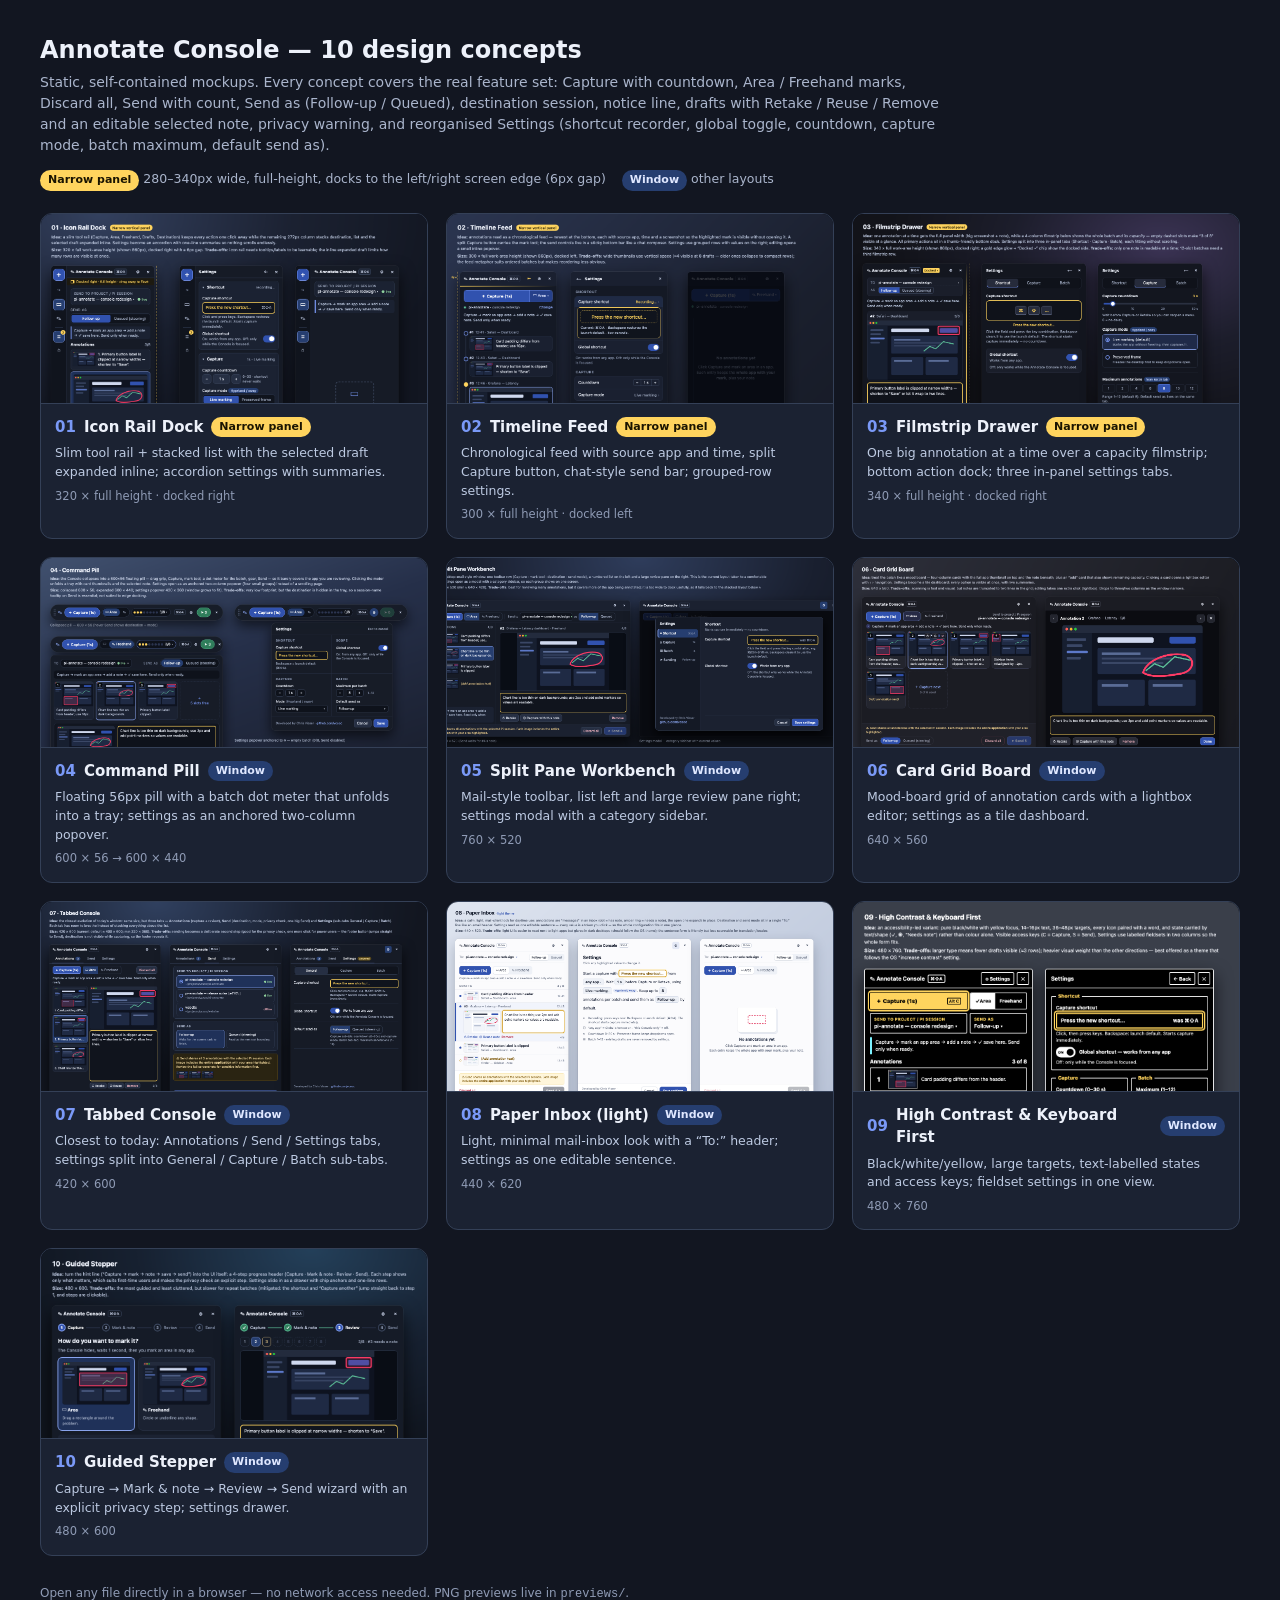
<file: designs/console-concepts/index.html>
<!doctype html>
<html lang="en"><head><meta charset="utf-8"><title>Annotate Console — design concepts</title>
<style>
*{box-sizing:border-box}html,body{margin:0}
body{font:14px/1.5 system-ui,-apple-system,"Segoe UI",sans-serif;color:#edf1fa;background:#121621;padding:32px 40px 48px}
h1{font-size:24px;margin:0 0 4px}.lead{color:#aab5cc;margin:0 0 6px;max-width:900px}
.legend{display:flex;gap:16px;align-items:center;font-size:12.5px;color:#aab5cc;margin:14px 0 22px}
.tag{display:inline-block;font-size:11px;padding:2px 8px;border-radius:99px;font-weight:600}
.narrow{background:#ffd45e;color:#1a1400}.other{background:#263e70;color:#dfe7ff}
.grid{display:grid;grid-template-columns:repeat(auto-fill,minmax(340px,1fr));gap:18px}
a.card{display:flex;flex-direction:column;text-decoration:none;color:inherit;background:#1b2232;border:1px solid #344057;border-radius:12px;overflow:hidden;transition:border-color .15s,transform .15s}
a.card:hover,a.card:focus-visible{border-color:#90acf9;transform:translateY(-2px);outline:none}
a.card:focus-visible{box-shadow:0 0 0 3px #ffd45e}
.thumb{height:190px;background:#0b0e15 center top/cover no-repeat;border-bottom:1px solid #344057}
.meta{padding:12px 14px 14px;display:flex;flex-direction:column;gap:6px}
.meta h2{margin:0;font-size:15px;display:flex;align-items:center;gap:8px}
.meta h2 .n{color:#7a99f7;font-variant-numeric:tabular-nums}
.meta p{margin:0;font-size:12.5px;color:#bdcae2}
.meta .sz{font-size:11.5px;color:#8f9bb5}
footer{margin-top:28px;font-size:12px;color:#8f9bb5}
</style></head><body>
<h1>Annotate Console — 10 design concepts</h1>
<p class="lead">Static, self-contained mockups. Every concept covers the real feature set: Capture with countdown, Area / Freehand marks, Discard all, Send with count, Send as (Follow-up / Queued), destination session, notice line, drafts with Retake / Reuse / Remove and an editable selected note, privacy warning, and reorganised Settings (shortcut recorder, global toggle, countdown, capture mode, batch maximum, default send as).</p>
<div class="legend"><span><span class="tag narrow">Narrow panel</span> 280–340px wide, full-height, docks to the left/right screen edge (6px gap)</span><span><span class="tag other">Window</span> other layouts</span></div>
<div class="grid">
 <a class="card" href="01-icon-rail-dock.html"><div class="thumb" style="background-image:url(previews/01-icon-rail-dock.png)"></div><div class="meta"><h2><span class="n">01</span>Icon Rail Dock <span class="tag narrow">Narrow panel</span></h2><p>Slim tool rail + stacked list with the selected draft expanded inline; accordion settings with summaries.</p><span class="sz">320 × full height · docked right</span></div></a>
 <a class="card" href="02-timeline-feed.html"><div class="thumb" style="background-image:url(previews/02-timeline-feed.png)"></div><div class="meta"><h2><span class="n">02</span>Timeline Feed <span class="tag narrow">Narrow panel</span></h2><p>Chronological feed with source app and time, split Capture button, chat-style send bar; grouped-row settings.</p><span class="sz">300 × full height · docked left</span></div></a>
 <a class="card" href="03-filmstrip-drawer.html"><div class="thumb" style="background-image:url(previews/03-filmstrip-drawer.png)"></div><div class="meta"><h2><span class="n">03</span>Filmstrip Drawer <span class="tag narrow">Narrow panel</span></h2><p>One big annotation at a time over a capacity filmstrip; bottom action dock; three in-panel settings tabs.</p><span class="sz">340 × full height · docked right</span></div></a>
 <a class="card" href="04-command-pill.html"><div class="thumb" style="background-image:url(previews/04-command-pill.png)"></div><div class="meta"><h2><span class="n">04</span>Command Pill <span class="tag other">Window</span></h2><p>Floating 56px pill with a batch dot meter that unfolds into a tray; settings as an anchored two-column popover.</p><span class="sz">600 × 56 → 600 × 440</span></div></a>
 <a class="card" href="05-split-pane.html"><div class="thumb" style="background-image:url(previews/05-split-pane.png)"></div><div class="meta"><h2><span class="n">05</span>Split Pane Workbench <span class="tag other">Window</span></h2><p>Mail-style toolbar, list left and large review pane right; settings modal with a category sidebar.</p><span class="sz">760 × 520</span></div></a>
 <a class="card" href="06-card-grid.html"><div class="thumb" style="background-image:url(previews/06-card-grid.png)"></div><div class="meta"><h2><span class="n">06</span>Card Grid Board <span class="tag other">Window</span></h2><p>Mood-board grid of annotation cards with a lightbox editor; settings as a tile dashboard.</p><span class="sz">640 × 560</span></div></a>
 <a class="card" href="07-tabbed-console.html"><div class="thumb" style="background-image:url(previews/07-tabbed-console.png)"></div><div class="meta"><h2><span class="n">07</span>Tabbed Console <span class="tag other">Window</span></h2><p>Closest to today: Annotations / Send / Settings tabs, settings split into General / Capture / Batch sub-tabs.</p><span class="sz">420 × 600</span></div></a>
 <a class="card" href="08-paper-inbox-light.html"><div class="thumb" style="background-image:url(previews/08-paper-inbox-light.png)"></div><div class="meta"><h2><span class="n">08</span>Paper Inbox (light) <span class="tag other">Window</span></h2><p>Light, minimal mail-inbox look with a “To:” header; settings as one editable sentence.</p><span class="sz">440 × 620</span></div></a>
 <a class="card" href="09-high-contrast.html"><div class="thumb" style="background-image:url(previews/09-high-contrast.png)"></div><div class="meta"><h2><span class="n">09</span>High Contrast &amp; Keyboard First <span class="tag other">Window</span></h2><p>Black/white/yellow, large targets, text-labelled states and access keys; fieldset settings in one view.</p><span class="sz">480 × 760</span></div></a>
 <a class="card" href="10-guided-stepper.html"><div class="thumb" style="background-image:url(previews/10-guided-stepper.png)"></div><div class="meta"><h2><span class="n">10</span>Guided Stepper <span class="tag other">Window</span></h2><p>Capture → Mark &amp; note → Review → Send wizard with an explicit privacy step; settings drawer.</p><span class="sz">480 × 600</span></div></a>
</div>
<footer>Open any file directly in a browser — no network access needed. PNG previews live in <code>previews/</code>.</footer>
</body></html>
</file>
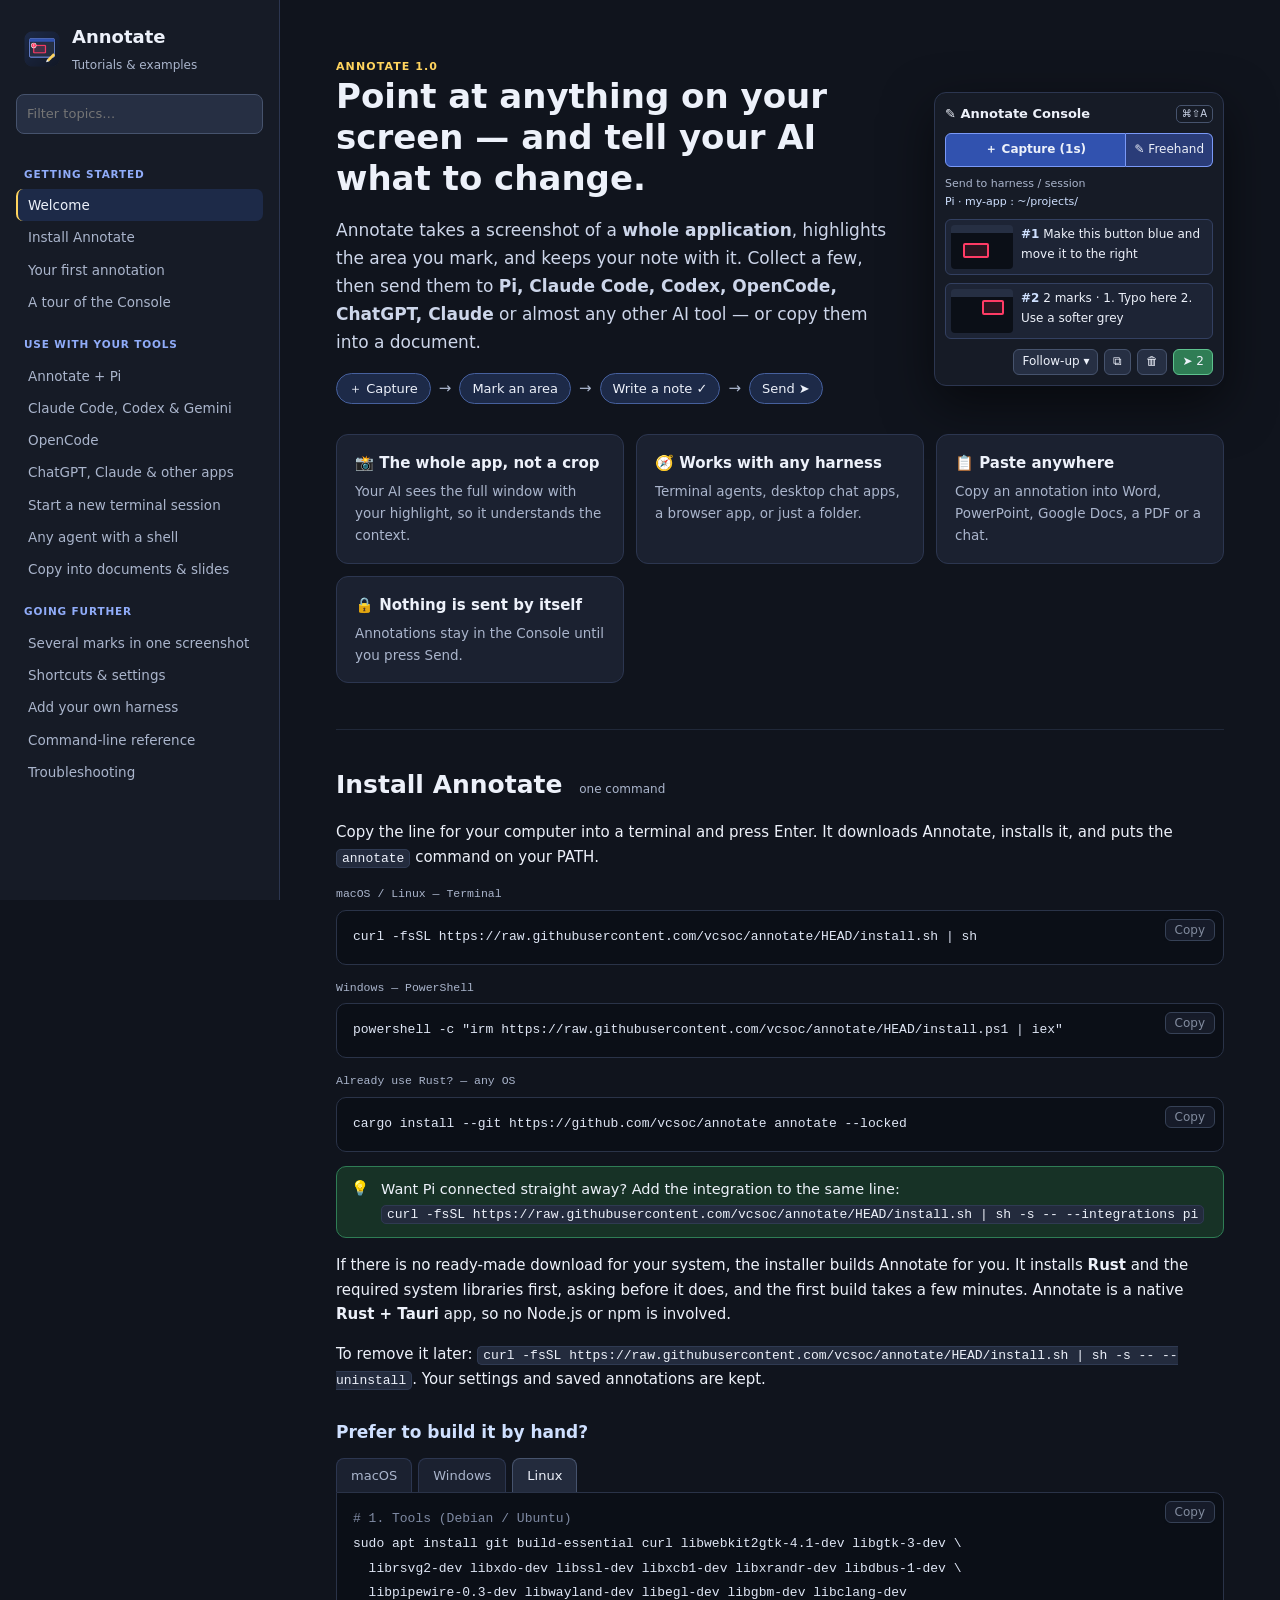
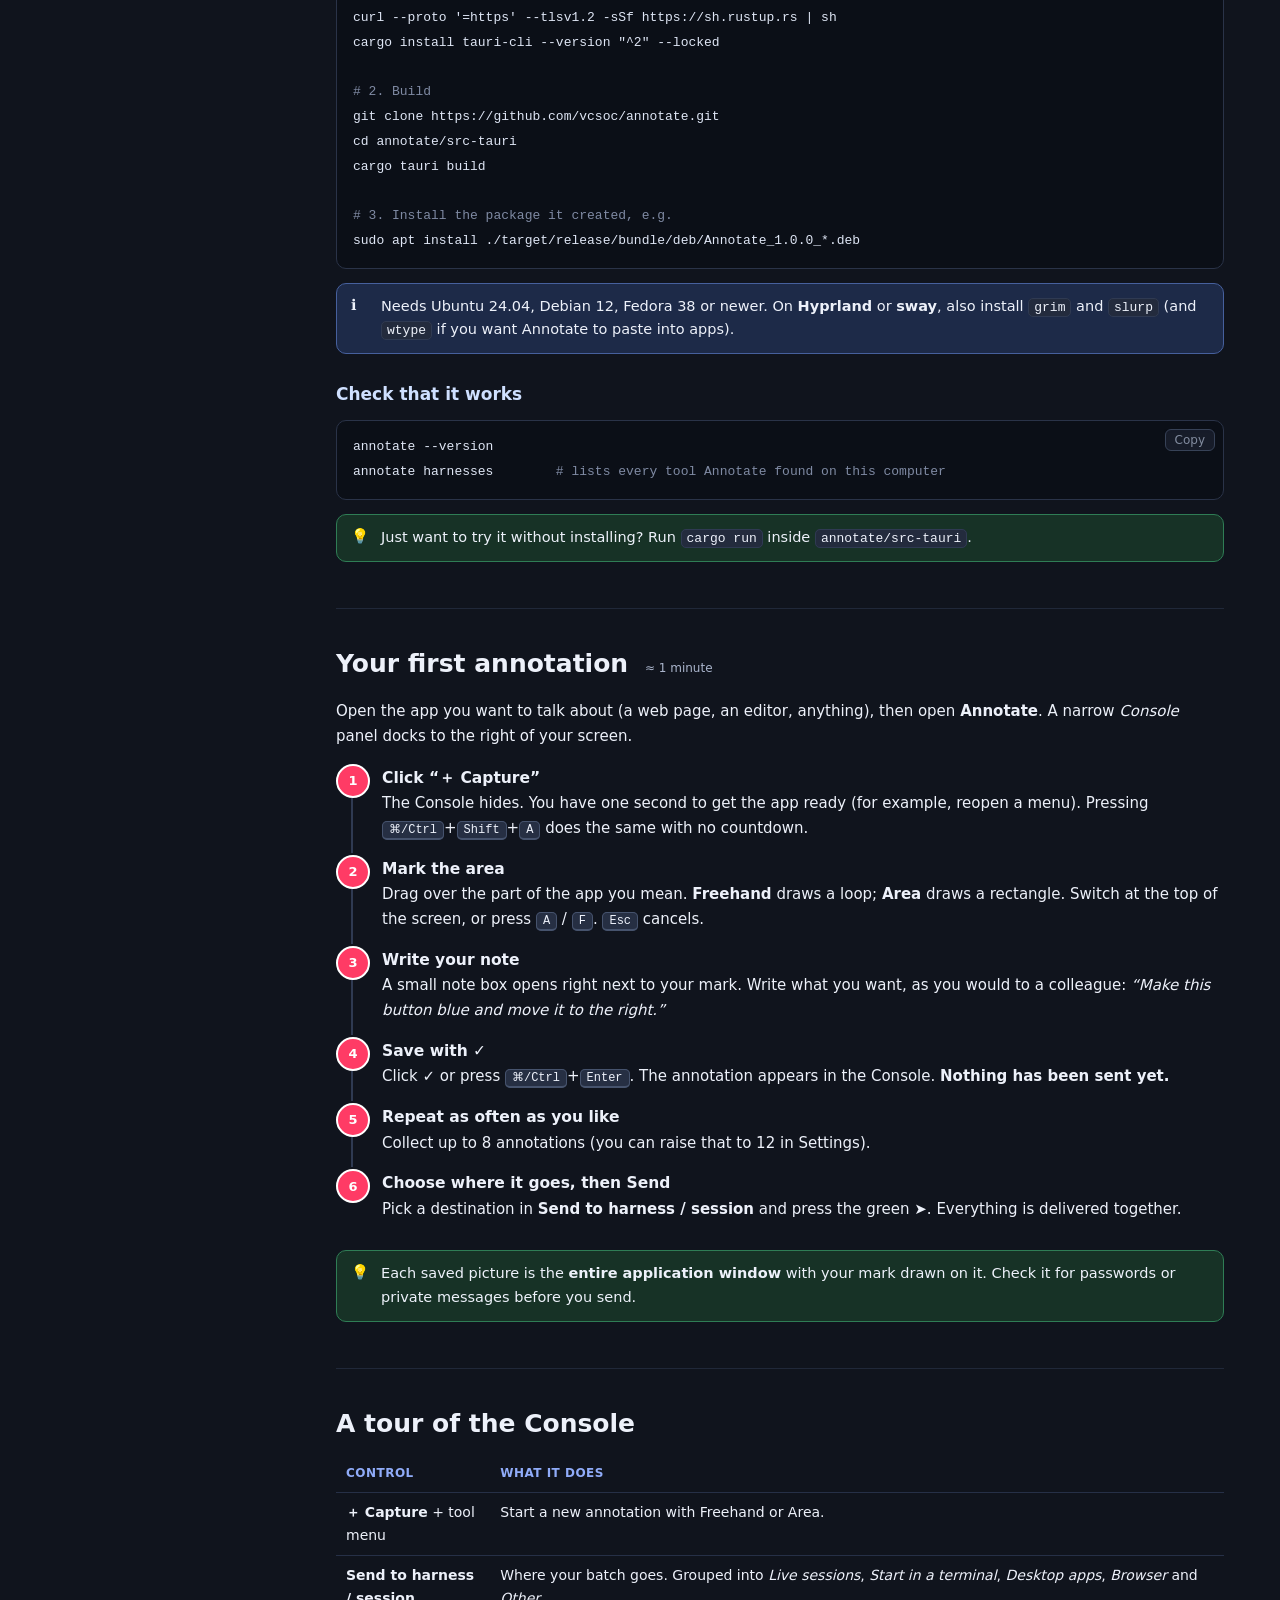
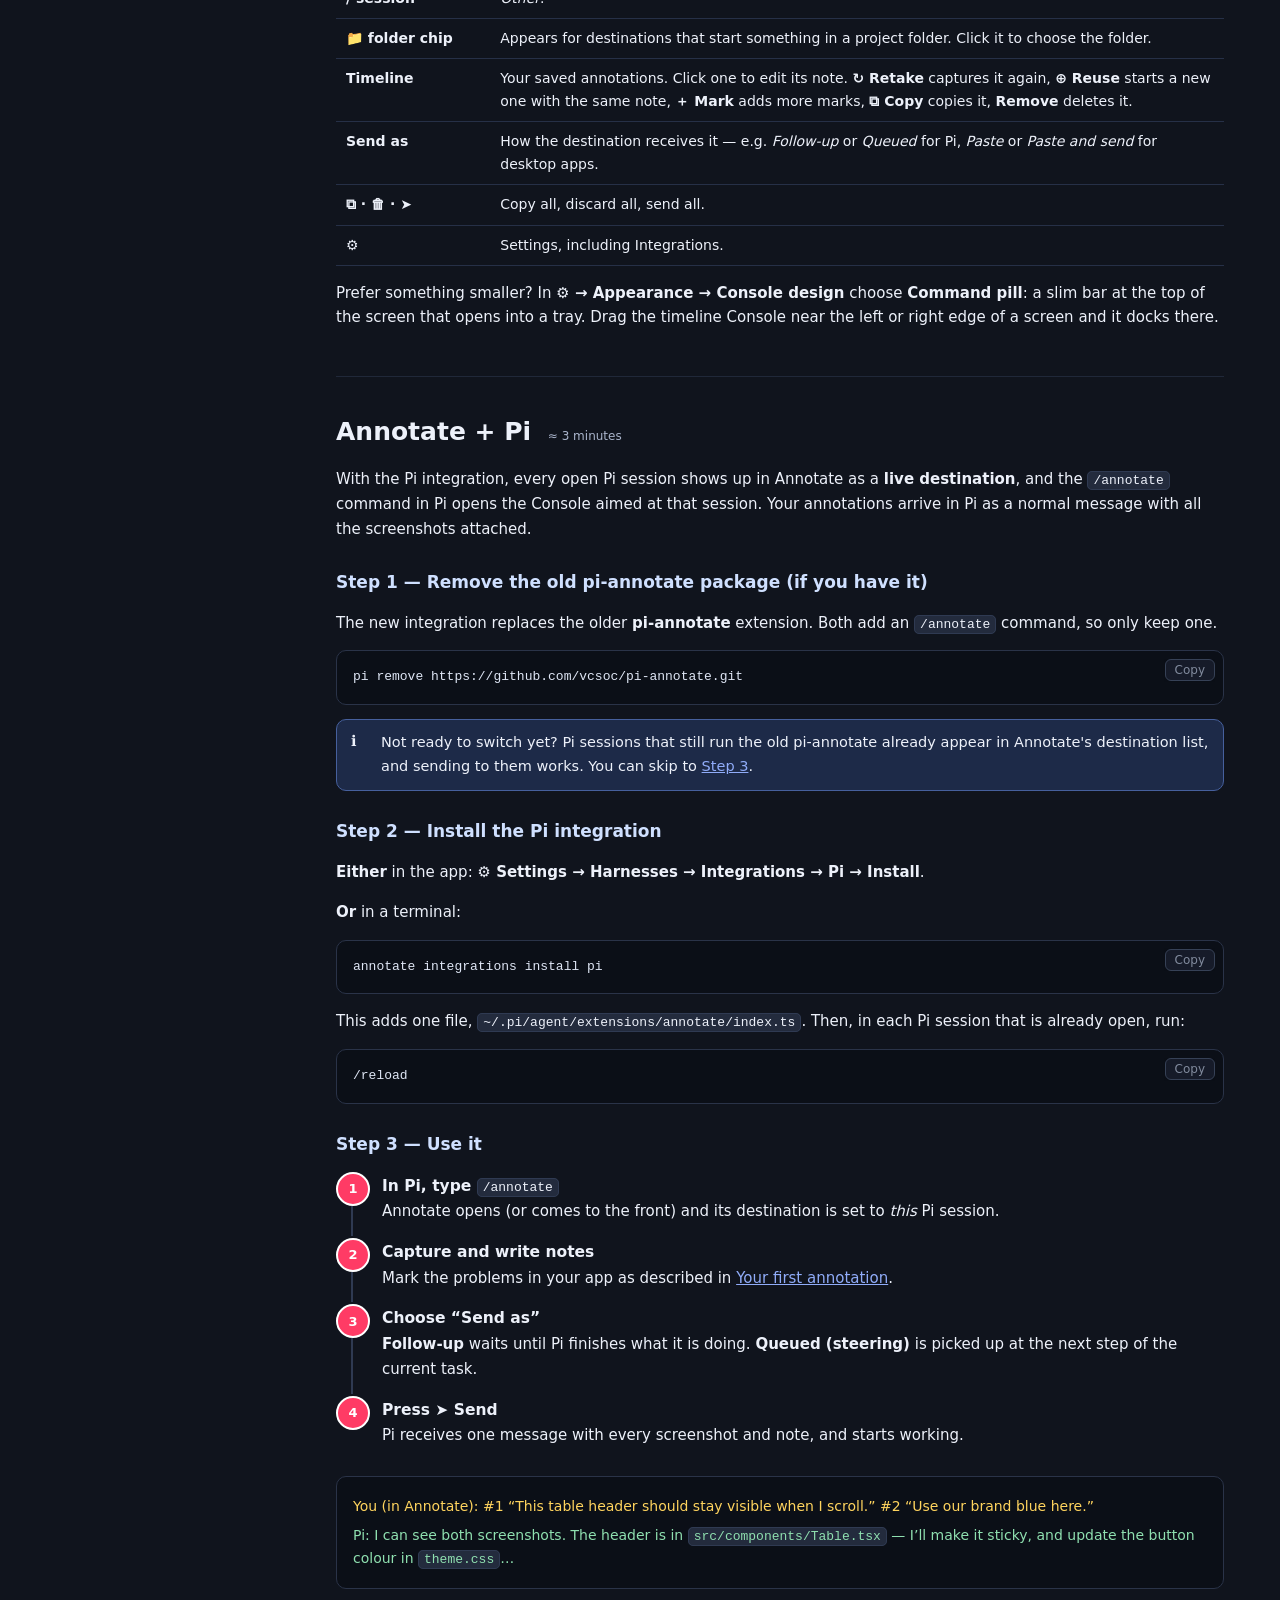
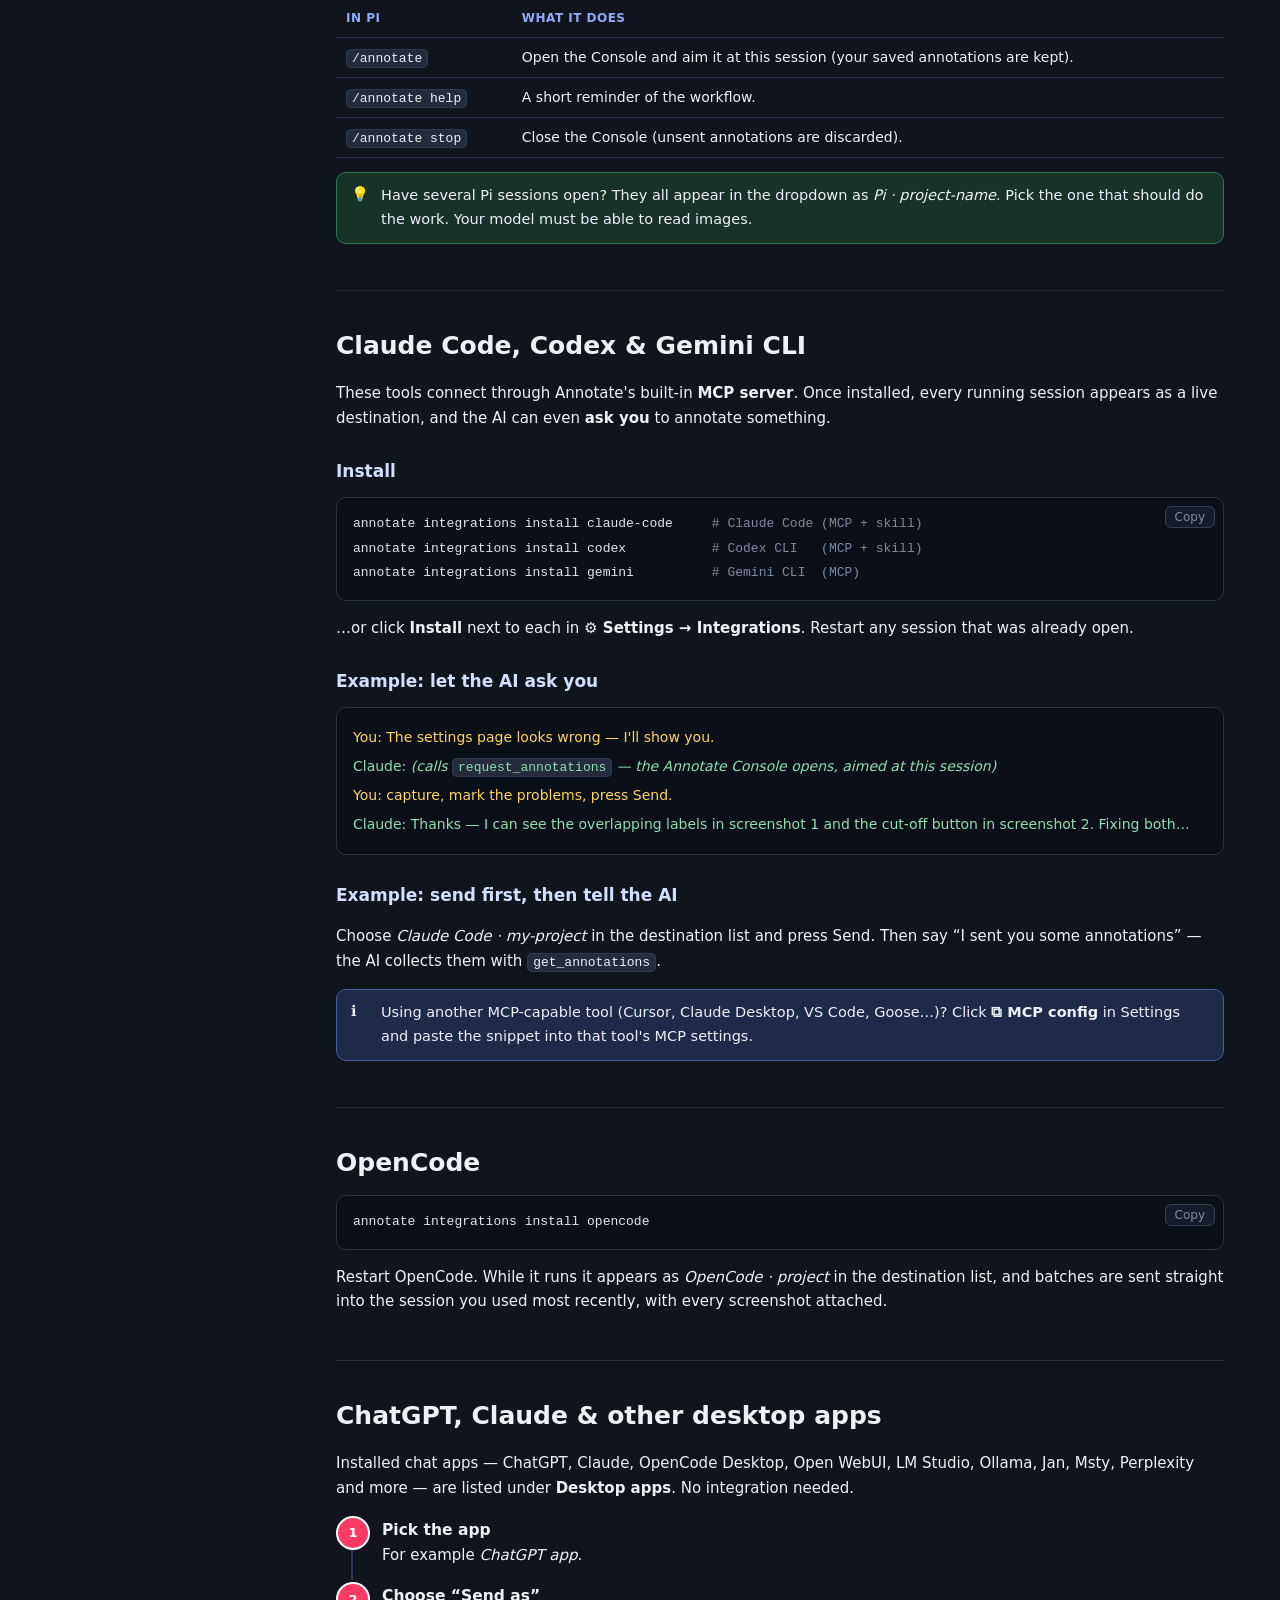
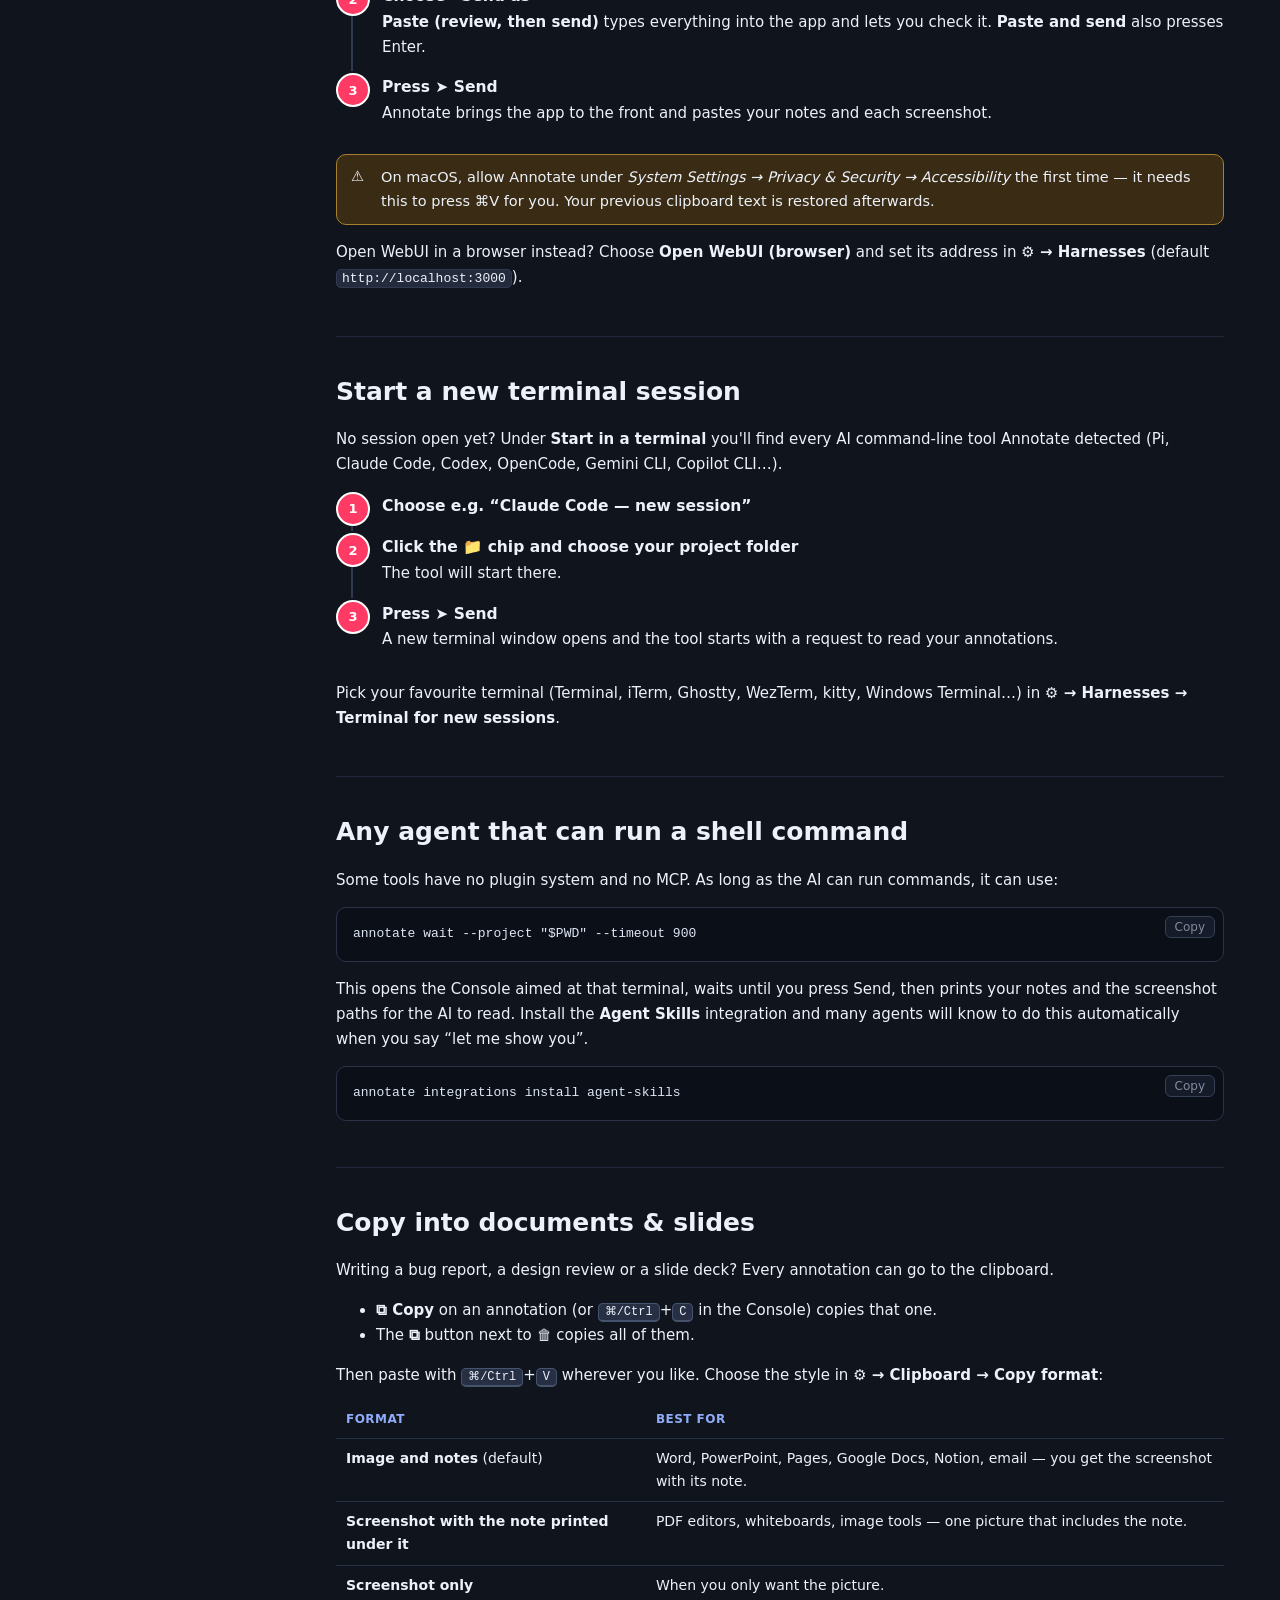
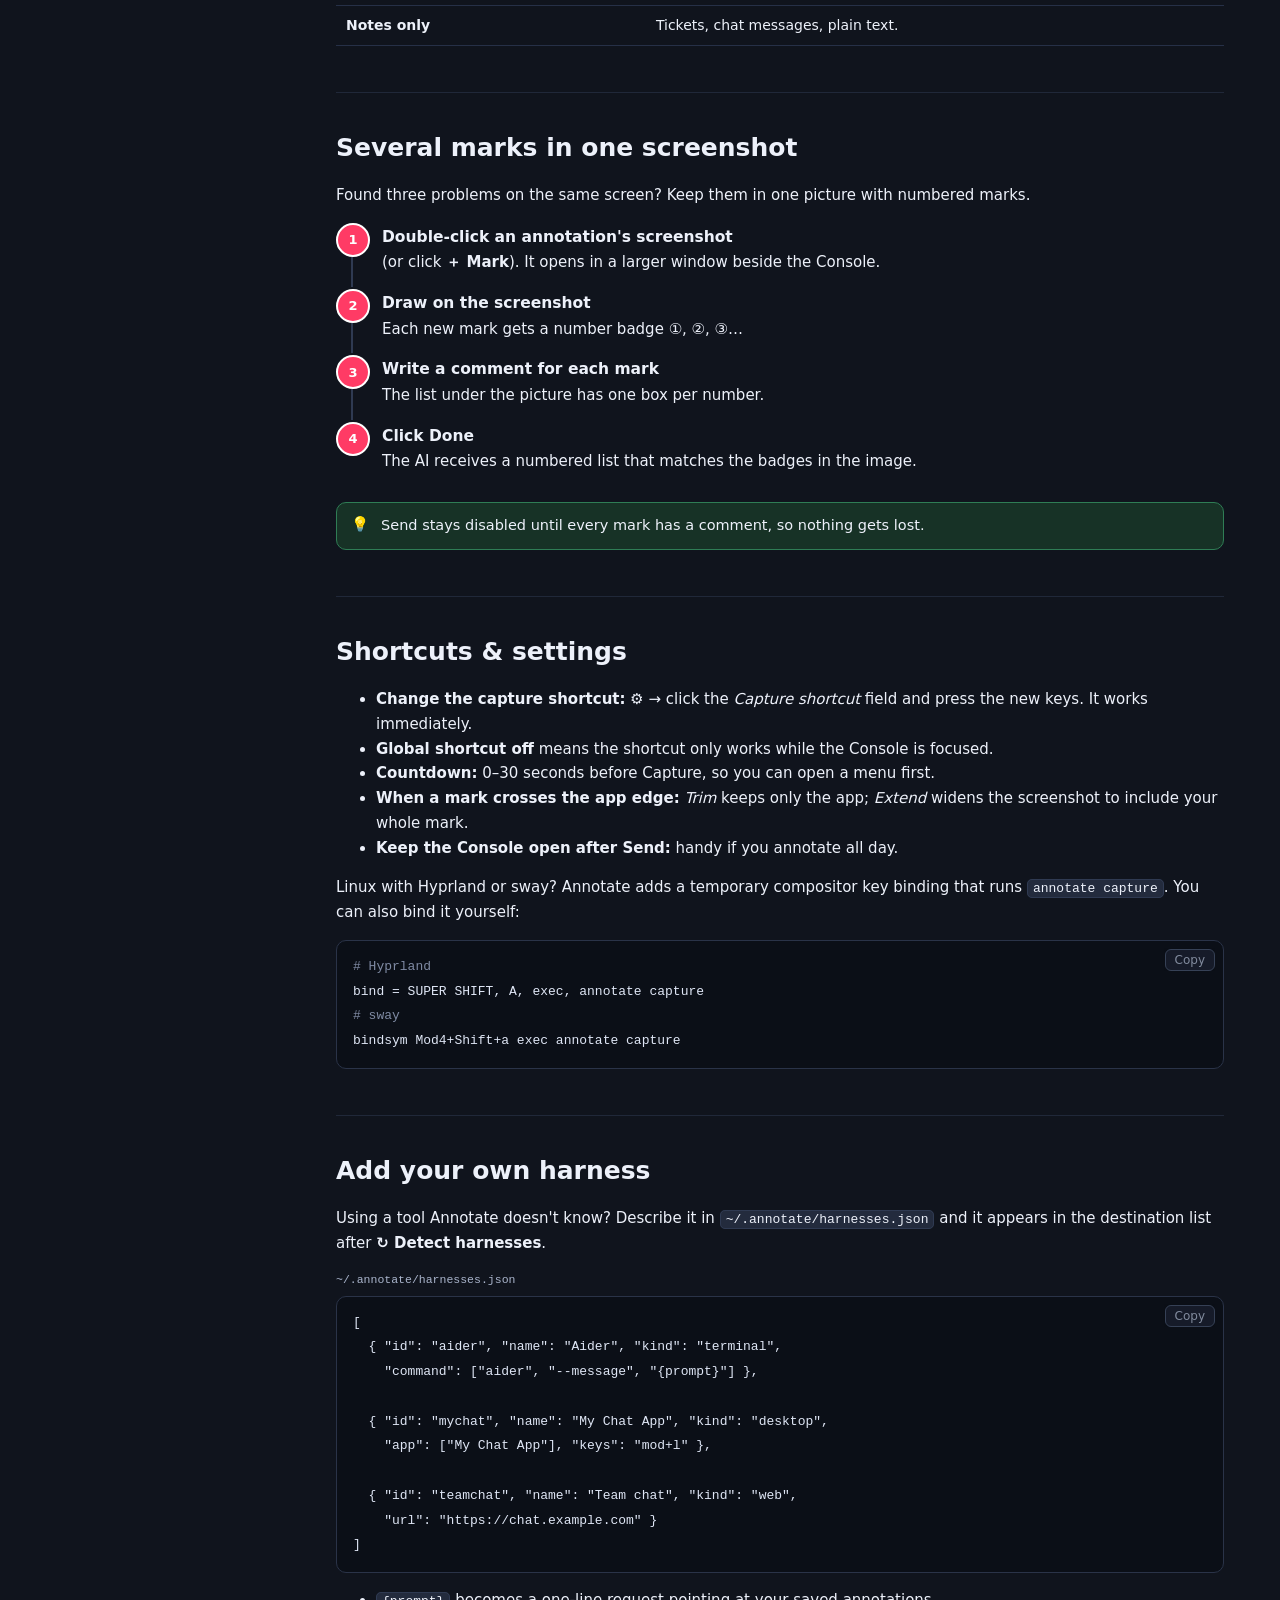
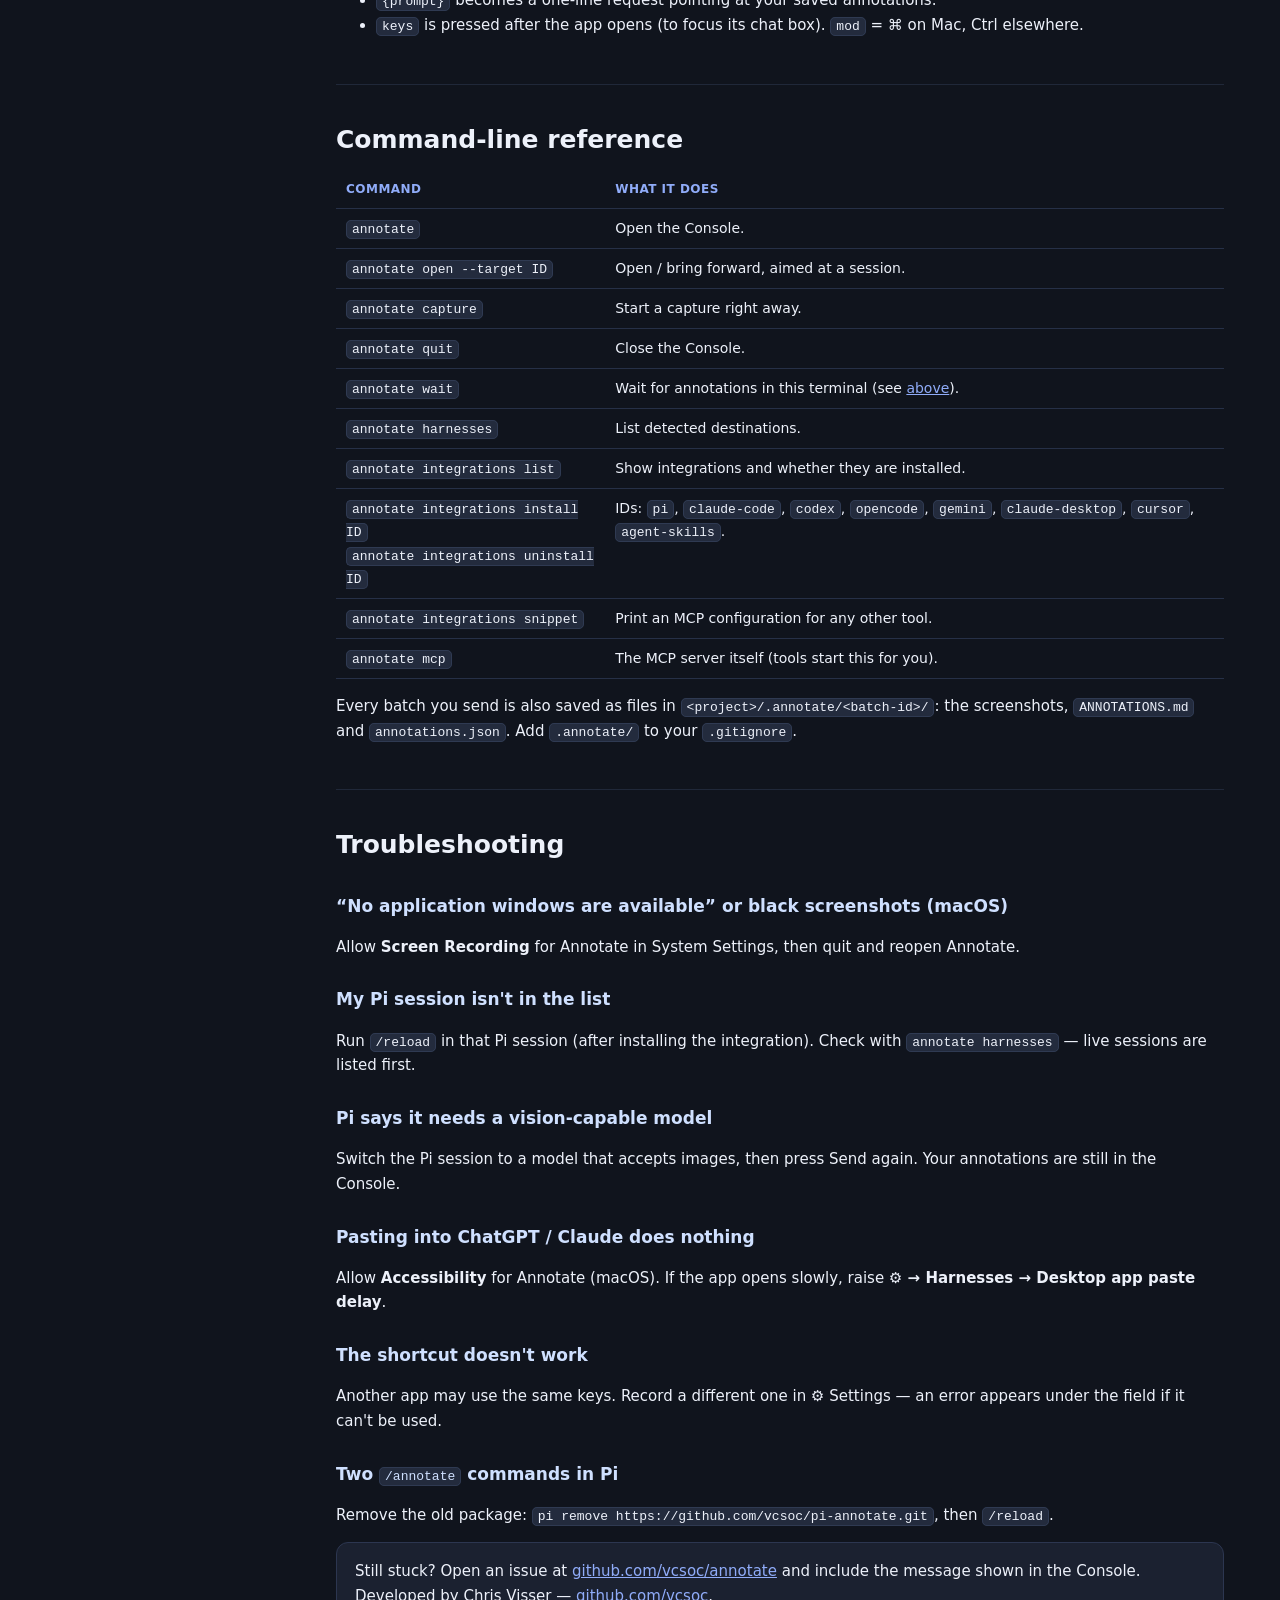
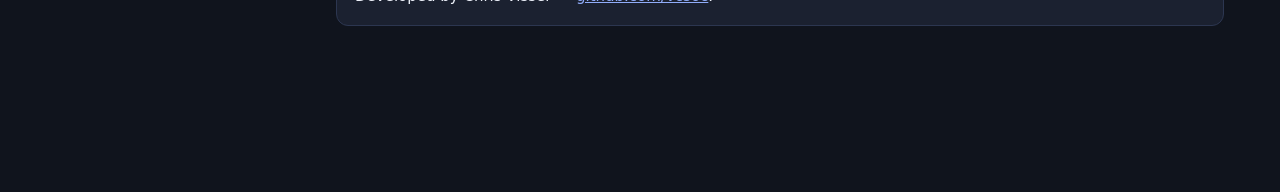
<file: docs/tutorial.html>
<!doctype html>
<html lang="en">
<head>
<meta charset="utf-8">
<meta name="viewport" content="width=device-width, initial-scale=1">
<title>Annotate — Tutorials</title>
<style>
:root{--bg:#10141d;--panel:#161b26;--card:#1b2130;--line:#2c3650;--text:#edf1fa;--muted:#aab5cc;--blue:#7a99f7;--blue2:#3152af;--red:#ff3b65;--gold:#ffd45e;--green:#5ec28e;color-scheme:dark}
*{box-sizing:border-box}
html{scroll-behavior:smooth;scroll-padding-top:20px}
body{margin:0;font:15px/1.65 system-ui,-apple-system,"Segoe UI",sans-serif;background:var(--bg);color:var(--text)}
a{color:#90acf9}
code{font:13px ui-monospace,SFMono-Regular,Menlo,Consolas,monospace;background:#232b3d;border:1px solid #2f3a52;border-radius:5px;padding:1px 5px}
kbd{font:12px ui-monospace,Menlo,monospace;background:#262f43;border:1px solid #46536d;border-bottom-width:2px;border-radius:5px;padding:1px 6px}

/* layout */
.side{position:fixed;inset:0 auto 0 0;width:280px;background:var(--panel);border-right:1px solid var(--line);overflow-y:auto;padding:22px 16px 30px}
main{margin-left:280px;padding:40px 56px 120px;max-width:1040px}
.brand{display:flex;align-items:center;gap:10px;margin:0 6px 18px}
.brand img{width:40px;height:40px}
.brand strong{font-size:18px;display:block}
.brand span{font-size:12px;color:var(--muted)}
.search{width:100%;margin:0 0 14px;padding:8px 10px;border-radius:8px;border:1px solid #46536d;background:#262f43;color:var(--text);font:inherit;font-size:13px}
.side h4{font-size:10.5px;letter-spacing:.08em;text-transform:uppercase;color:#90acf9;margin:18px 8px 6px}
.side a{display:block;padding:5px 10px;border-radius:7px;color:var(--muted);text-decoration:none;font-size:13.5px;border-left:2px solid transparent}
.side a:hover{background:#1f2738;color:var(--text)}
.side a.active{background:#1d2a48;color:var(--text);border-left-color:var(--gold)}
.menu-toggle{display:none}

/* content */
section{padding-top:18px;margin-bottom:46px;border-top:1px solid #202839}
section:first-of-type{border-top:0}
h1{font-size:34px;line-height:1.2;margin:0 0 10px}
h2{font-size:25px;margin:16px 0 8px}
h3{font-size:17px;margin:26px 0 6px;color:#cfe0ff}
.lead{font-size:17px;color:#cdd6ea;max-width:760px}
.eyebrow{font-size:11px;letter-spacing:.1em;text-transform:uppercase;color:var(--gold);font-weight:700}
.time{font-size:12px;color:var(--muted);margin-left:8px;font-weight:400}

/* steps */
ol.steps{list-style:none;counter-reset:s;padding:0;margin:14px 0}
ol.steps>li{counter-increment:s;position:relative;padding:2px 0 14px 46px}
ol.steps>li::before{content:counter(s);position:absolute;left:0;top:0;width:30px;height:30px;border-radius:50%;background:var(--red);border:2px solid #fff;color:#fff;font-weight:700;font-size:13px;display:flex;align-items:center;justify-content:center}
ol.steps>li::after{content:"";position:absolute;left:15px;top:34px;bottom:2px;width:2px;background:#2f3a52}
ol.steps>li:last-child::after{display:none}
ol.steps>li>b:first-child{display:block;font-size:15.5px}

/* boxes */
.card{background:var(--card);border:1px solid var(--line);border-radius:12px;padding:16px 18px;margin:14px 0}
.grid{display:grid;grid-template-columns:repeat(auto-fit,minmax(220px,1fr));gap:12px;margin:14px 0}
.grid .card{margin:0}
.grid .card h4{margin:0 0 4px;font-size:15px}
.grid .card p{margin:0;color:var(--muted);font-size:13.5px}
.tip,.warn,.note{border-radius:10px;padding:11px 14px 11px 44px;margin:14px 0;position:relative;font-size:14.5px}
.tip{background:#173226;border:1px solid #2f7d55}.tip::before{content:"💡"}
.warn{background:#3a2c14;border:1px solid #a7802f}.warn::before{content:"⚠️"}
.note{background:#1d2a48;border:1px solid #46609d}.note::before{content:"ℹ️"}
.tip::before,.warn::before,.note::before{position:absolute;left:14px;top:10px}
.tabs{display:flex;gap:6px;margin:12px 0 0}
.tabs button{font:inherit;font-size:13px;color:var(--muted);background:#1b2130;border:1px solid var(--line);border-bottom:0;border-radius:8px 8px 0 0;padding:6px 14px;cursor:pointer}
.tabs button[aria-selected=true]{background:#232b3d;color:var(--text);border-color:#46536d}
.tab{display:none}.tab.show{display:block}
.tab pre{margin-top:0;border-top-left-radius:0}

/* code */
pre{position:relative;background:#0b0f17;border:1px solid #2a3348;border-radius:10px;padding:14px 16px;overflow:auto;margin:12px 0}
pre code{background:none;border:0;padding:0;font-size:13px;line-height:1.6;color:#dfe6f5}
pre .c{color:#7f8aa3}
.copy{position:absolute;top:8px;right:8px;font:12px system-ui;color:var(--muted);background:#1b2130;border:1px solid #46536d;border-radius:6px;padding:3px 9px;cursor:pointer;opacity:.75}
.copy:hover{opacity:1;color:var(--text)}
.label{font-size:11.5px;color:var(--muted);margin:14px 0 -6px;font-family:ui-monospace,Menlo,monospace}

/* tables */
table{width:100%;border-collapse:collapse;margin:12px 0;font-size:14px}
th,td{text-align:left;padding:8px 10px;border-bottom:1px solid #263047;vertical-align:top}
th{color:#90acf9;font-size:12px;letter-spacing:.04em;text-transform:uppercase}

/* mock Console */
.hero{display:grid;grid-template-columns:1fr 290px;gap:34px;align-items:center;margin-bottom:10px}
.mock{background:var(--panel);border:1px solid var(--line);border-radius:12px;padding:10px;font-size:12px;box-shadow:0 18px 50px #0008}
.mock .t{display:flex;justify-content:space-between;align-items:center;margin-bottom:8px}
.mock .t b{font-size:13px}.mock .badge{font-size:10px;border:1px solid #46536d;border-radius:5px;padding:0 5px;color:#cdd6ea}
.mock .cap{display:flex}.mock .cap div{flex:1;background:var(--blue2);border:1px solid var(--blue);border-radius:6px 0 0 6px;text-align:center;padding:6px;font-weight:600}
.mock .cap span{background:#2a3c78;border:1px solid var(--blue);border-left:0;border-radius:0 6px 6px 0;padding:6px 8px}
.mock .dest{color:var(--muted);font-size:11px;margin:8px 0 2px}.mock .dest b{display:block;color:#cfe0ff;font-weight:400}
.mock .entry{display:grid;grid-template-columns:62px 1fr;gap:8px;background:#1d2435;border:1px solid #334061;border-radius:6px;padding:5px;margin-top:8px}
.mock .shot{height:44px;border-radius:4px;background:linear-gradient(#262f43 0 18%,#0b0f17 18%);position:relative}
.mock .shot i{position:absolute;left:20%;top:40%;width:42%;height:34%;border:2px solid var(--red);background:#ff3b6522;border-radius:2px}
.mock .foot{display:flex;gap:6px;justify-content:flex-end;margin-top:10px}
.mock .foot span{border:1px solid #46536d;border-radius:6px;padding:2px 8px;background:#262f43}
.mock .foot .send{background:#2f7d55;border-color:var(--green)}
.flow{display:flex;flex-wrap:wrap;gap:8px;align-items:center;margin:16px 0}
.flow span{background:#1d2a48;border:1px solid #46609d;border-radius:20px;padding:4px 12px;font-size:13px}
.flow em{color:var(--muted);font-style:normal}
.chat{background:#0b0f17;border:1px solid #2a3348;border-radius:10px;padding:12px 16px;margin:12px 0;font-size:14px}
.chat p{margin:6px 0}.chat .u{color:var(--gold)}.chat .a{color:#8fe0b0}
.hidden{display:none!important}

@media (max-width:900px){
  .side{transform:translateX(-100%);transition:transform .2s;z-index:5}
  .side.open{transform:none}
  main{margin-left:0;padding:60px 20px 80px}
  .hero{grid-template-columns:1fr}
  .menu-toggle{display:block;position:fixed;top:12px;left:12px;z-index:6;font:inherit;background:var(--panel);color:var(--text);border:1px solid #46536d;border-radius:8px;padding:6px 12px}
}
</style>
</head>
<body>
<button class="menu-toggle" aria-label="Open navigation">☰ Menu</button>
<nav class="side" aria-label="Tutorials">
  <div class="brand"><img src="../src-tauri/icons/128x128.png" alt=""><div><strong>Annotate</strong><span>Tutorials &amp; examples</span></div></div>
  <input class="search" type="search" placeholder="Filter topics…" aria-label="Filter topics">
  <h4>Getting started</h4>
  <a href="#welcome">Welcome</a>
  <a href="#install">Install Annotate</a>
  <a href="#first">Your first annotation</a>
  <a href="#console">A tour of the Console</a>
  <h4>Use with your tools</h4>
  <a href="#pi">Annotate + Pi</a>
  <a href="#claude-code">Claude Code, Codex &amp; Gemini</a>
  <a href="#opencode">OpenCode</a>
  <a href="#desktop">ChatGPT, Claude &amp; other apps</a>
  <a href="#terminal">Start a new terminal session</a>
  <a href="#wait">Any agent with a shell</a>
  <a href="#clipboard">Copy into documents &amp; slides</a>
  <h4>Going further</h4>
  <a href="#marks">Several marks in one screenshot</a>
  <a href="#shortcut">Shortcuts &amp; settings</a>
  <a href="#custom">Add your own harness</a>
  <a href="#cli">Command-line reference</a>
  <a href="#trouble">Troubleshooting</a>
</nav>

<main>
<!-- ============================================================ -->
<section id="welcome">
  <div class="hero">
    <div>
      <div class="eyebrow">Annotate 1.0</div>
      <h1>Point at anything on your screen — and tell your AI what to change.</h1>
      <p class="lead">Annotate takes a screenshot of a <b>whole application</b>, highlights the area you mark, and keeps your note with it. Collect a few, then send them to <b>Pi, Claude Code, Codex, OpenCode, ChatGPT, Claude</b> or almost any other AI tool — or copy them into a document.</p>
      <div class="flow"><span>＋ Capture</span><em>→</em><span>Mark an area</span><em>→</em><span>Write a note ✓</span><em>→</em><span>Send ➤</span></div>
    </div>
    <div class="mock" aria-hidden="true">
      <div class="t"><b>✎ Annotate Console</b><span class="badge">⌘⇧A</span></div>
      <div class="cap"><div>＋ Capture (1s)</div><span>✎ Freehand</span></div>
      <div class="dest">Send to harness / session<b>Pi · my-app : ~/projects/</b></div>
      <div class="entry"><div class="shot"><i></i></div><div><b style="color:#cfe0ff">#1</b> Make this button blue and move it to the right</div></div>
      <div class="entry"><div class="shot"><i style="left:50%;top:25%;width:35%"></i></div><div><b style="color:#cfe0ff">#2</b> 2 marks · 1. Typo here 2. Use a softer grey</div></div>
      <div class="foot"><span>Follow-up ▾</span><span>⧉</span><span>🗑</span><span class="send">➤ 2</span></div>
    </div>
  </div>
  <div class="grid">
    <div class="card"><h4>📸 The whole app, not a crop</h4><p>Your AI sees the full window with your highlight, so it understands the context.</p></div>
    <div class="card"><h4>🧭 Works with any harness</h4><p>Terminal agents, desktop chat apps, a browser app, or just a folder.</p></div>
    <div class="card"><h4>📋 Paste anywhere</h4><p>Copy an annotation into Word, PowerPoint, Google Docs, a PDF or a chat.</p></div>
    <div class="card"><h4>🔒 Nothing is sent by itself</h4><p>Annotations stay in the Console until you press Send.</p></div>
  </div>
</section>

<!-- ============================================================ -->
<section id="install">
  <h2>Install Annotate <span class="time">one command</span></h2>
  <p>Copy the line for your computer into a terminal and press Enter. It downloads Annotate, installs it, and puts the <code>annotate</code> command on your PATH.</p>
  <div class="label">macOS / Linux — Terminal</div>
<pre><code>curl -fsSL https://raw.githubusercontent.com/vcsoc/annotate/HEAD/install.sh | sh</code></pre>
  <div class="label">Windows — PowerShell</div>
<pre><code>powershell -c "irm https://raw.githubusercontent.com/vcsoc/annotate/HEAD/install.ps1 | iex"</code></pre>
  <div class="label">Already use Rust? — any OS</div>
<pre><code>cargo install --git https://github.com/vcsoc/annotate annotate --locked</code></pre>
  <div class="tip">Want Pi connected straight away? Add the integration to the same line:<br><code>curl -fsSL https://raw.githubusercontent.com/vcsoc/annotate/HEAD/install.sh | sh -s -- --integrations pi</code></div>
  <p>If there is no ready-made download for your system, the installer builds Annotate for you. It installs <b>Rust</b> and the required system libraries first, asking before it does, and the first build takes a few minutes. Annotate is a native <b>Rust + Tauri</b> app, so no Node.js or npm is involved.</p>
  <p>To remove it later: <code>curl -fsSL https://raw.githubusercontent.com/vcsoc/annotate/HEAD/install.sh | sh -s -- --uninstall</code>. Your settings and saved annotations are kept.</p>

  <h3>Prefer to build it by hand?</h3>

  <div class="tabs" role="tablist" data-group="os">
    <button role="tab" aria-selected="true" data-tab="mac">macOS</button>
    <button role="tab" aria-selected="false" data-tab="win">Windows</button>
    <button role="tab" aria-selected="false" data-tab="linux">Linux</button>
  </div>
  <div class="tab show" data-group="os" data-tab="mac">
<pre><code><span class="c"># 1. Tools (skip what you already have)</span>
xcode-select --install
curl --proto '=https' --tlsv1.2 -sSf https://sh.rustup.rs | sh
cargo install tauri-cli --version "^2" --locked

<span class="c"># 2. Get Annotate and build the app</span>
git clone https://github.com/vcsoc/annotate.git
cd annotate/src-tauri
cargo tauri build

<span class="c"># 3. Install it</span>
cp -R target/release/bundle/macos/Annotate.app /Applications/

<span class="c"># 4. (Recommended) make the `annotate` command available in terminals</span>
sudo ln -sf /Applications/Annotate.app/Contents/MacOS/annotate /usr/local/bin/annotate</code></pre>
    <div class="note">The first time you capture, macOS asks for <b>Screen Recording</b> permission. Allow it in <i>System Settings → Privacy &amp; Security → Screen &amp; System Audio Recording</i>, then reopen Annotate.</div>
  </div>
  <div class="tab" data-group="os" data-tab="win">
<pre><code><span class="c"># 1. Tools: install these first</span>
<span class="c">#    • Rust:      https://rustup.rs   (choose the default MSVC option)</span>
<span class="c">#    • Git:       https://git-scm.com</span>
<span class="c">#    • "Desktop development with C++" from Visual Studio Build Tools</span>
cargo install tauri-cli --version "^2" --locked

<span class="c"># 2. Build (PowerShell)</span>
git clone https://github.com/vcsoc/annotate.git
cd annotate\src-tauri
cargo tauri build

<span class="c"># 3. Run the installer it created:</span>
<span class="c">#    target\release\bundle\msi\Annotate_1.0.0_x64_en-US.msi</span></code></pre>
    <div class="note">WebView2 is already part of Windows 11. On Windows 10 the installer adds it if it is missing.</div>
  </div>
  <div class="tab" data-group="os" data-tab="linux">
<pre><code><span class="c"># 1. Tools (Debian / Ubuntu)</span>
sudo apt install git build-essential curl libwebkit2gtk-4.1-dev libgtk-3-dev \
  librsvg2-dev libxdo-dev libssl-dev libxcb1-dev libxrandr-dev libdbus-1-dev \
  libpipewire-0.3-dev libwayland-dev libegl-dev libgbm-dev libclang-dev
curl --proto '=https' --tlsv1.2 -sSf https://sh.rustup.rs | sh
cargo install tauri-cli --version "^2" --locked

<span class="c"># 2. Build</span>
git clone https://github.com/vcsoc/annotate.git
cd annotate/src-tauri
cargo tauri build

<span class="c"># 3. Install the package it created, e.g.</span>
sudo apt install ./target/release/bundle/deb/Annotate_1.0.0_*.deb</code></pre>
    <div class="note">Needs Ubuntu 24.04, Debian 12, Fedora 38 or newer. On <b>Hyprland</b> or <b>sway</b>, also install <code>grim</code> and <code>slurp</code> (and <code>wtype</code> if you want Annotate to paste into apps).</div>
  </div>

  <h3>Check that it works</h3>
<pre><code>annotate --version
annotate harnesses        <span class="c"># lists every tool Annotate found on this computer</span></code></pre>
  <div class="tip">Just want to try it without installing? Run <code>cargo run</code> inside <code>annotate/src-tauri</code>.</div>
</section>

<!-- ============================================================ -->
<section id="first">
  <h2>Your first annotation <span class="time">≈ 1 minute</span></h2>
  <p>Open the app you want to talk about (a web page, an editor, anything), then open <b>Annotate</b>. A narrow <i>Console</i> panel docks to the right of your screen.</p>
  <ol class="steps">
    <li><b>Click “＋ Capture”</b>The Console hides. You have one second to get the app ready (for example, reopen a menu). Pressing <kbd>⌘/Ctrl</kbd>+<kbd>Shift</kbd>+<kbd>A</kbd> does the same with no countdown.</li>
    <li><b>Mark the area</b>Drag over the part of the app you mean. <b>Freehand</b> draws a loop; <b>Area</b> draws a rectangle. Switch at the top of the screen, or press <kbd>A</kbd> / <kbd>F</kbd>. <kbd>Esc</kbd> cancels.</li>
    <li><b>Write your note</b>A small note box opens right next to your mark. Write what you want, as you would to a colleague: <i>“Make this button blue and move it to the right.”</i></li>
    <li><b>Save with ✓</b>Click <b>✓</b> or press <kbd>⌘/Ctrl</kbd>+<kbd>Enter</kbd>. The annotation appears in the Console. <b>Nothing has been sent yet.</b></li>
    <li><b>Repeat as often as you like</b>Collect up to 8 annotations (you can raise that to 12 in Settings).</li>
    <li><b>Choose where it goes, then Send</b>Pick a destination in <b>Send to harness / session</b> and press the green <b>➤</b>. Everything is delivered together.</li>
  </ol>
  <div class="tip">Each saved picture is the <b>entire application window</b> with your mark drawn on it. Check it for passwords or private messages before you send.</div>
</section>

<!-- ============================================================ -->
<section id="console">
  <h2>A tour of the Console</h2>
  <table>
    <tr><th>Control</th><th>What it does</th></tr>
    <tr><td><b>＋ Capture</b> + tool menu</td><td>Start a new annotation with Freehand or Area.</td></tr>
    <tr><td><b>Send to harness / session</b></td><td>Where your batch goes. Grouped into <i>Live sessions</i>, <i>Start in a terminal</i>, <i>Desktop apps</i>, <i>Browser</i> and <i>Other</i>.</td></tr>
    <tr><td><b>📁 folder chip</b></td><td>Appears for destinations that start something in a project folder. Click it to choose the folder.</td></tr>
    <tr><td><b>Timeline</b></td><td>Your saved annotations. Click one to edit its note. <b>↻ Retake</b> captures it again, <b>⊕ Reuse</b> starts a new one with the same note, <b>＋ Mark</b> adds more marks, <b>⧉ Copy</b> copies it, <b>Remove</b> deletes it.</td></tr>
    <tr><td><b>Send as</b></td><td>How the destination receives it — e.g. <i>Follow-up</i> or <i>Queued</i> for Pi, <i>Paste</i> or <i>Paste and send</i> for desktop apps.</td></tr>
    <tr><td><b>⧉ · 🗑 · ➤</b></td><td>Copy all, discard all, send all.</td></tr>
    <tr><td><b>⚙</b></td><td>Settings, including Integrations.</td></tr>
  </table>
  <p>Prefer something smaller? In <b>⚙ → Appearance → Console design</b> choose <b>Command pill</b>: a slim bar at the top of the screen that opens into a tray. Drag the timeline Console near the left or right edge of a screen and it docks there.</p>
</section>

<!-- ============================================================ -->
<section id="pi">
  <h2>Annotate + Pi <span class="time">≈ 3 minutes</span></h2>
  <p>With the Pi integration, every open Pi session shows up in Annotate as a <b>live destination</b>, and the <code>/annotate</code> command in Pi opens the Console aimed at that session. Your annotations arrive in Pi as a normal message with all the screenshots attached.</p>

  <h3>Step 1 — Remove the old pi-annotate package (if you have it)</h3>
  <p>The new integration replaces the older <b>pi-annotate</b> extension. Both add an <code>/annotate</code> command, so only keep one.</p>
<pre><code>pi remove https://github.com/vcsoc/pi-annotate.git</code></pre>
  <div class="note">Not ready to switch yet? Pi sessions that still run the old pi-annotate already appear in Annotate's destination list, and sending to them works. You can skip to <a href="#pi-use">Step 3</a>.</div>

  <h3>Step 2 — Install the Pi integration</h3>
  <p><b>Either</b> in the app: <b>⚙ Settings → Harnesses → Integrations → Pi → Install</b>.</p>
  <p><b>Or</b> in a terminal:</p>
<pre><code>annotate integrations install pi</code></pre>
  <p>This adds one file, <code>~/.pi/agent/extensions/annotate/index.ts</code>. Then, in each Pi session that is already open, run:</p>
<pre><code>/reload</code></pre>

  <h3 id="pi-use">Step 3 — Use it</h3>
  <ol class="steps">
    <li><b>In Pi, type <code>/annotate</code></b>Annotate opens (or comes to the front) and its destination is set to <i>this</i> Pi session.</li>
    <li><b>Capture and write notes</b>Mark the problems in your app as described in <a href="#first">Your first annotation</a>.</li>
    <li><b>Choose “Send as”</b><b>Follow-up</b> waits until Pi finishes what it is doing. <b>Queued (steering)</b> is picked up at the next step of the current task.</li>
    <li><b>Press ➤ Send</b>Pi receives one message with every screenshot and note, and starts working.</li>
  </ol>
  <div class="chat"><p class="u">You (in Annotate): #1 “This table header should stay visible when I scroll.” #2 “Use our brand blue here.”</p><p class="a">Pi: I can see both screenshots. The header is in <code>src/components/Table.tsx</code> — I’ll make it sticky, and update the button colour in <code>theme.css</code>…</p></div>
  <table>
    <tr><th>In Pi</th><th>What it does</th></tr>
    <tr><td><code>/annotate</code></td><td>Open the Console and aim it at this session (your saved annotations are kept).</td></tr>
    <tr><td><code>/annotate help</code></td><td>A short reminder of the workflow.</td></tr>
    <tr><td><code>/annotate stop</code></td><td>Close the Console (unsent annotations are discarded).</td></tr>
  </table>
  <div class="tip">Have several Pi sessions open? They all appear in the dropdown as <i>Pi · project-name</i>. Pick the one that should do the work. Your model must be able to read images.</div>
</section>

<!-- ============================================================ -->
<section id="claude-code">
  <h2>Claude Code, Codex &amp; Gemini CLI</h2>
  <p>These tools connect through Annotate's built-in <b>MCP server</b>. Once installed, every running session appears as a live destination, and the AI can even <b>ask you</b> to annotate something.</p>
  <h3>Install</h3>
<pre><code>annotate integrations install claude-code     <span class="c"># Claude Code (MCP + skill)</span>
annotate integrations install codex           <span class="c"># Codex CLI   (MCP + skill)</span>
annotate integrations install gemini          <span class="c"># Gemini CLI  (MCP)</span></code></pre>
  <p>…or click <b>Install</b> next to each in <b>⚙ Settings → Integrations</b>. Restart any session that was already open.</p>
  <h3>Example: let the AI ask you</h3>
  <div class="chat"><p class="u">You: The settings page looks wrong — I'll show you.</p><p class="a">Claude: <i>(calls <code>request_annotations</code> — the Annotate Console opens, aimed at this session)</i></p><p class="u">You: capture, mark the problems, press Send.</p><p class="a">Claude: Thanks — I can see the overlapping labels in screenshot 1 and the cut-off button in screenshot 2. Fixing both…</p></div>
  <h3>Example: send first, then tell the AI</h3>
  <p>Choose <i>Claude Code · my-project</i> in the destination list and press Send. Then say “I sent you some annotations” — the AI collects them with <code>get_annotations</code>.</p>
  <div class="note">Using another MCP-capable tool (Cursor, Claude Desktop, VS Code, Goose…)? Click <b>⧉ MCP config</b> in Settings and paste the snippet into that tool's MCP settings.</div>
</section>

<!-- ============================================================ -->
<section id="opencode">
  <h2>OpenCode</h2>
<pre><code>annotate integrations install opencode</code></pre>
  <p>Restart OpenCode. While it runs it appears as <i>OpenCode · project</i> in the destination list, and batches are sent straight into the session you used most recently, with every screenshot attached.</p>
</section>

<!-- ============================================================ -->
<section id="desktop">
  <h2>ChatGPT, Claude &amp; other desktop apps</h2>
  <p>Installed chat apps — ChatGPT, Claude, OpenCode Desktop, Open WebUI, LM Studio, Ollama, Jan, Msty, Perplexity and more — are listed under <b>Desktop apps</b>. No integration needed.</p>
  <ol class="steps">
    <li><b>Pick the app</b>For example <i>ChatGPT app</i>.</li>
    <li><b>Choose “Send as”</b><b>Paste (review, then send)</b> types everything into the app and lets you check it. <b>Paste and send</b> also presses Enter.</li>
    <li><b>Press ➤ Send</b>Annotate brings the app to the front and pastes your notes and each screenshot.</li>
  </ol>
  <div class="warn">On macOS, allow Annotate under <i>System Settings → Privacy &amp; Security → Accessibility</i> the first time — it needs this to press ⌘V for you. Your previous clipboard text is restored afterwards.</div>
  <p>Open WebUI in a browser instead? Choose <b>Open WebUI (browser)</b> and set its address in <b>⚙ → Harnesses</b> (default <code>http://localhost:3000</code>).</p>
</section>

<!-- ============================================================ -->
<section id="terminal">
  <h2>Start a new terminal session</h2>
  <p>No session open yet? Under <b>Start in a terminal</b> you'll find every AI command-line tool Annotate detected (Pi, Claude Code, Codex, OpenCode, Gemini CLI, Copilot CLI…).</p>
  <ol class="steps">
    <li><b>Choose e.g. “Claude Code — new session”</b></li>
    <li><b>Click the 📁 chip and choose your project folder</b>The tool will start there.</li>
    <li><b>Press ➤ Send</b>A new terminal window opens and the tool starts with a request to read your annotations.</li>
  </ol>
  <p>Pick your favourite terminal (Terminal, iTerm, Ghostty, WezTerm, kitty, Windows Terminal…) in <b>⚙ → Harnesses → Terminal for new sessions</b>.</p>
</section>

<!-- ============================================================ -->
<section id="wait">
  <h2>Any agent that can run a shell command</h2>
  <p>Some tools have no plugin system and no MCP. As long as the AI can run commands, it can use:</p>
<pre><code>annotate wait --project "$PWD" --timeout 900</code></pre>
  <p>This opens the Console aimed at that terminal, waits until you press Send, then prints your notes and the screenshot paths for the AI to read. Install the <b>Agent Skills</b> integration and many agents will know to do this automatically when you say “let me show you”.</p>
<pre><code>annotate integrations install agent-skills</code></pre>
</section>

<!-- ============================================================ -->
<section id="clipboard">
  <h2>Copy into documents &amp; slides</h2>
  <p>Writing a bug report, a design review or a slide deck? Every annotation can go to the clipboard.</p>
  <ul>
    <li><b>⧉ Copy</b> on an annotation (or <kbd>⌘/Ctrl</kbd>+<kbd>C</kbd> in the Console) copies that one.</li>
    <li>The <b>⧉</b> button next to 🗑 copies all of them.</li>
  </ul>
  <p>Then paste with <kbd>⌘/Ctrl</kbd>+<kbd>V</kbd> wherever you like. Choose the style in <b>⚙ → Clipboard → Copy format</b>:</p>
  <table>
    <tr><th>Format</th><th>Best for</th></tr>
    <tr><td><b>Image and notes</b> (default)</td><td>Word, PowerPoint, Pages, Google Docs, Notion, email — you get the screenshot with its note.</td></tr>
    <tr><td><b>Screenshot with the note printed under it</b></td><td>PDF editors, whiteboards, image tools — one picture that includes the note.</td></tr>
    <tr><td><b>Screenshot only</b></td><td>When you only want the picture.</td></tr>
    <tr><td><b>Notes only</b></td><td>Tickets, chat messages, plain text.</td></tr>
  </table>
</section>

<!-- ============================================================ -->
<section id="marks">
  <h2>Several marks in one screenshot</h2>
  <p>Found three problems on the same screen? Keep them in one picture with numbered marks.</p>
  <ol class="steps">
    <li><b>Double-click an annotation's screenshot</b>(or click <b>＋ Mark</b>). It opens in a larger window beside the Console.</li>
    <li><b>Draw on the screenshot</b>Each new mark gets a number badge ①, ②, ③…</li>
    <li><b>Write a comment for each mark</b>The list under the picture has one box per number.</li>
    <li><b>Click Done</b>The AI receives a numbered list that matches the badges in the image.</li>
  </ol>
  <div class="tip">Send stays disabled until every mark has a comment, so nothing gets lost.</div>
</section>

<!-- ============================================================ -->
<section id="shortcut">
  <h2>Shortcuts &amp; settings</h2>
  <ul>
    <li><b>Change the capture shortcut:</b> ⚙ → click the <i>Capture shortcut</i> field and press the new keys. It works immediately.</li>
    <li><b>Global shortcut off</b> means the shortcut only works while the Console is focused.</li>
    <li><b>Countdown:</b> 0–30 seconds before Capture, so you can open a menu first.</li>
    <li><b>When a mark crosses the app edge:</b> <i>Trim</i> keeps only the app; <i>Extend</i> widens the screenshot to include your whole mark.</li>
    <li><b>Keep the Console open after Send:</b> handy if you annotate all day.</li>
  </ul>
  <p>Linux with Hyprland or sway? Annotate adds a temporary compositor key binding that runs <code>annotate capture</code>. You can also bind it yourself:</p>
<pre><code><span class="c"># Hyprland</span>
bind = SUPER SHIFT, A, exec, annotate capture
<span class="c"># sway</span>
bindsym Mod4+Shift+a exec annotate capture</code></pre>
</section>

<!-- ============================================================ -->
<section id="custom">
  <h2>Add your own harness</h2>
  <p>Using a tool Annotate doesn't know? Describe it in <code>~/.annotate/harnesses.json</code> and it appears in the destination list after <b>↻ Detect harnesses</b>.</p>
  <div class="label">~/.annotate/harnesses.json</div>
<pre><code>[
  { "id": "aider", "name": "Aider", "kind": "terminal",
    "command": ["aider", "--message", "{prompt}"] },

  { "id": "mychat", "name": "My Chat App", "kind": "desktop",
    "app": ["My Chat App"], "keys": "mod+l" },

  { "id": "teamchat", "name": "Team chat", "kind": "web",
    "url": "https://chat.example.com" }
]</code></pre>
  <ul>
    <li><code>{prompt}</code> becomes a one-line request pointing at your saved annotations.</li>
    <li><code>keys</code> is pressed after the app opens (to focus its chat box). <code>mod</code> = ⌘ on Mac, Ctrl elsewhere.</li>
  </ul>
</section>

<!-- ============================================================ -->
<section id="cli">
  <h2>Command-line reference</h2>
  <table>
    <tr><th>Command</th><th>What it does</th></tr>
    <tr><td><code>annotate</code></td><td>Open the Console.</td></tr>
    <tr><td><code>annotate open --target ID</code></td><td>Open / bring forward, aimed at a session.</td></tr>
    <tr><td><code>annotate capture</code></td><td>Start a capture right away.</td></tr>
    <tr><td><code>annotate quit</code></td><td>Close the Console.</td></tr>
    <tr><td><code>annotate wait</code></td><td>Wait for annotations in this terminal (see <a href="#wait">above</a>).</td></tr>
    <tr><td><code>annotate harnesses</code></td><td>List detected destinations.</td></tr>
    <tr><td><code>annotate integrations list</code></td><td>Show integrations and whether they are installed.</td></tr>
    <tr><td><code>annotate integrations install ID</code><br><code>annotate integrations uninstall ID</code></td><td>IDs: <code>pi</code>, <code>claude-code</code>, <code>codex</code>, <code>opencode</code>, <code>gemini</code>, <code>claude-desktop</code>, <code>cursor</code>, <code>agent-skills</code>.</td></tr>
    <tr><td><code>annotate integrations snippet</code></td><td>Print an MCP configuration for any other tool.</td></tr>
    <tr><td><code>annotate mcp</code></td><td>The MCP server itself (tools start this for you).</td></tr>
  </table>
  <p>Every batch you send is also saved as files in <code>&lt;project&gt;/.annotate/&lt;batch-id&gt;/</code>: the screenshots, <code>ANNOTATIONS.md</code> and <code>annotations.json</code>. Add <code>.annotate/</code> to your <code>.gitignore</code>.</p>
</section>

<!-- ============================================================ -->
<section id="trouble">
  <h2>Troubleshooting</h2>
  <h3>“No application windows are available” or black screenshots (macOS)</h3>
  <p>Allow <b>Screen Recording</b> for Annotate in System Settings, then quit and reopen Annotate.</p>
  <h3>My Pi session isn't in the list</h3>
  <p>Run <code>/reload</code> in that Pi session (after installing the integration). Check with <code>annotate harnesses</code> — live sessions are listed first.</p>
  <h3>Pi says it needs a vision-capable model</h3>
  <p>Switch the Pi session to a model that accepts images, then press Send again. Your annotations are still in the Console.</p>
  <h3>Pasting into ChatGPT / Claude does nothing</h3>
  <p>Allow <b>Accessibility</b> for Annotate (macOS). If the app opens slowly, raise <b>⚙ → Harnesses → Desktop app paste delay</b>.</p>
  <h3>The shortcut doesn't work</h3>
  <p>Another app may use the same keys. Record a different one in ⚙ Settings — an error appears under the field if it can't be used.</p>
  <h3>Two <code>/annotate</code> commands in Pi</h3>
  <p>Remove the old package: <code>pi remove https://github.com/vcsoc/pi-annotate.git</code>, then <code>/reload</code>.</p>
  <p class="card">Still stuck? Open an issue at <a href="https://github.com/vcsoc/annotate/issues">github.com/vcsoc/annotate</a> and include the message shown in the Console. Developed by Chris Visser — <a href="https://github.com/vcsoc">github.com/vcsoc</a>.</p>
</section>
</main>

<script>
// Copy buttons on code blocks.
for (const pre of document.querySelectorAll('pre')) {
  const button = document.createElement('button');
  button.className = 'copy'; button.textContent = 'Copy';
  button.onclick = async () => {
    const text = pre.querySelector('code').innerText.split('\n').filter(l => !l.trim().startsWith('#') || l.includes('bind')).join('\n').trim();
    try { await navigator.clipboard.writeText(text); button.textContent = 'Copied ✓'; } catch { button.textContent = 'Select & copy'; }
    setTimeout(() => { button.textContent = 'Copy'; }, 1500);
  };
  pre.append(button);
}
// OS tabs.
for (const tab of document.querySelectorAll('.tabs button')) {
  tab.onclick = () => {
    const group = tab.parentElement.dataset.group;
    for (const b of tab.parentElement.children) b.setAttribute('aria-selected', String(b === tab));
    for (const panel of document.querySelectorAll(`.tab[data-group="${group}"]`)) panel.classList.toggle('show', panel.dataset.tab === tab.dataset.tab);
  };
}
const platform = navigator.platform || '';
document.querySelector(`.tabs button[data-tab="${/Win/.test(platform) ? 'win' : /Linux/.test(platform) ? 'linux' : 'mac'}"]`)?.click();
// Highlight the section in view.
const links = [...document.querySelectorAll('.side a')];
const observer = new IntersectionObserver(entries => {
  for (const entry of entries) if (entry.isIntersecting) for (const a of links) a.classList.toggle('active', a.getAttribute('href') === '#' + entry.target.id);
}, { rootMargin: '-15% 0px -75% 0px' });
document.querySelectorAll('main section').forEach(s => observer.observe(s));
// Filter topics.
document.querySelector('.search').addEventListener('input', event => {
  const q = event.target.value.trim().toLowerCase();
  for (const a of links) {
    const section = document.querySelector(a.getAttribute('href'));
    a.classList.toggle('hidden', Boolean(q) && !(a.textContent + ' ' + section.textContent).toLowerCase().includes(q));
  }
});
// Mobile menu.
document.querySelector('.menu-toggle').onclick = () => document.querySelector('.side').classList.toggle('open');
for (const a of links) a.addEventListener('click', () => document.querySelector('.side').classList.remove('open'));
</script>
</body>
</html>
</file>
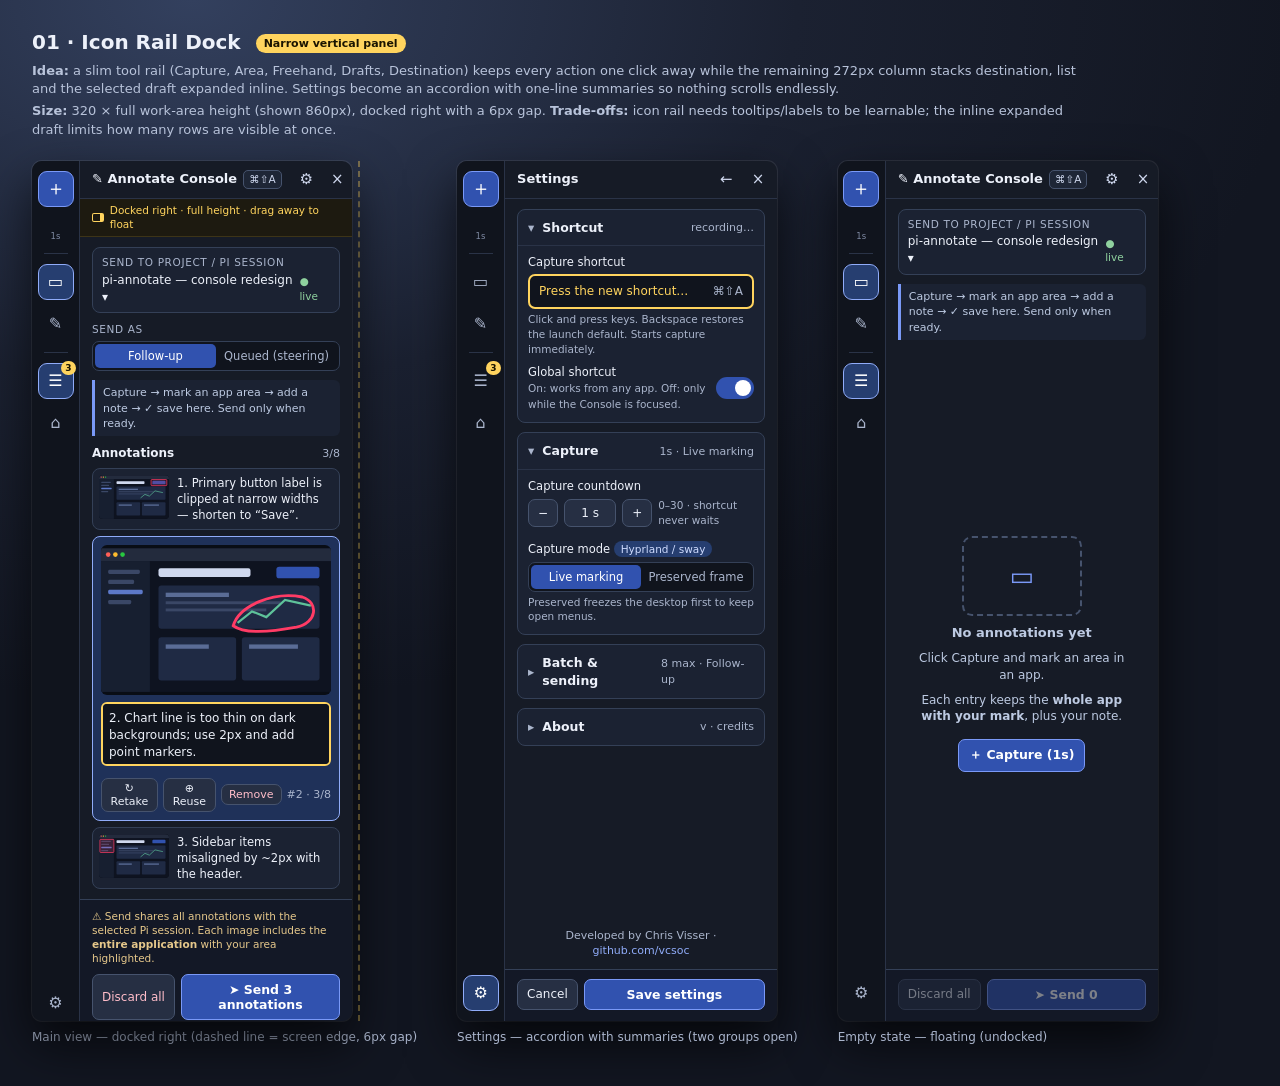
<file: designs/console-concepts/01-icon-rail-dock.html>
<!doctype html>
<html lang="en"><head><meta charset="utf-8"><title>01 · Icon Rail Dock — Annotate Console concept</title>
<style>
*{box-sizing:border-box}html,body{margin:0}
body{font:13px/1.4 system-ui,-apple-system,"Segoe UI",sans-serif;color:#edf1fa;background:radial-gradient(1100px 700px at 15% 0%,#33405e 0%,#1b2131 55%,#121621 100%);min-height:100vh;padding:28px 32px 40px}
.cap{max-width:1060px;margin:0 0 22px}.cap h1{font-size:20px;margin:0 0 6px}.cap p{margin:4px 0;color:#b8c3da}.pill{display:inline-block;font-size:11px;padding:2px 8px;border-radius:99px;background:#ffd45e;color:#1a1400;font-weight:600;margin-left:8px;vertical-align:2px}
.stage{display:flex;gap:40px;align-items:flex-start}
figure{margin:0;display:flex;flex-direction:column;gap:8px}figcaption{font-size:12px;color:#aab5cc}
.screen{position:relative;align-self:flex-start;padding:0 6px 0 0;border-right:2px dashed #ffd45e66}
.gap{position:absolute;right:-2px;top:50%;transform:translate(100%,-50%);font-size:10px;color:#ffd45e;padding-left:4px}
/* window */
.win{width:320px;height:860px;background:#161b26;border-radius:10px;box-shadow:0 22px 50px #000a,0 0 0 1px #ffffff17;display:grid;grid-template-columns:48px 1fr;overflow:hidden}
.rail{background:#10141d;border-right:1px solid #2a3347;display:flex;flex-direction:column;align-items:center;padding:10px 0;gap:6px}
.rb{width:36px;height:36px;border-radius:9px;border:1px solid transparent;background:none;color:#aab5cc;display:grid;place-items:center;font-size:16px;position:relative;font-family:inherit}
.rb.on{background:#263e70;color:#fff;border-color:#90acf9}.rb.cap{background:#3152af;color:#fff;border-color:#7a99f7;font-size:20px}
.rb .b{position:absolute;top:-3px;right:-3px;background:#ffd45e;color:#1a1400;font-size:9px;font-weight:700;border-radius:8px;padding:0 4px;line-height:14px}
.rsep{width:24px;height:1px;background:#2a3347;margin:4px 0}.rspace{flex:1}
.rl{font-size:8.5px;color:#7f8aa3;margin-top:-4px;letter-spacing:.02em}
.main{display:flex;flex-direction:column;min-width:0}
header{height:38px;display:flex;align-items:center;gap:6px;padding:0 6px 0 12px;border-bottom:1px solid #2a3347;cursor:grab}
header strong{font-size:13px;white-space:nowrap}.kbd{font-size:10.5px;border:1px solid #46536d;border-radius:5px;padding:1px 5px;color:#cfd8ee;background:#1e2636}
.ib{background:none;border:0;color:#cfd8ee;font-size:15px;width:26px;height:26px;border-radius:6px;font-family:inherit}.ib:hover{background:#262f43}
.sp{flex:1}
.dock{display:flex;align-items:center;gap:6px;font-size:10.5px;color:#ffd45e;padding:4px 12px;background:#1d1a10;border-bottom:1px solid #3d3417}
.dock i{display:inline-block;width:12px;height:9px;border:1.5px solid #ffd45e;border-radius:2px;border-right-width:4px}
.body{flex:1;min-height:0;display:flex;flex-direction:column;padding:10px 12px;gap:9px}
button.p{background:#3152af;border:1px solid #7a99f7;color:#fff;border-radius:7px;padding:7px 10px;font:600 12.5px system-ui,sans-serif}
.btn{background:#262f43;border:1px solid #46536d;color:#edf1fa;border-radius:7px;padding:6px 9px;font:12px system-ui,sans-serif}
.dest{border:1px solid #344057;border-radius:8px;padding:7px 9px;background:#1b2232}
.lbl{font-size:10.5px;color:#aab5cc;text-transform:uppercase;letter-spacing:.06em}
.dest .v{display:flex;justify-content:space-between;align-items:center;font-size:12px;margin-top:2px}.dest .v small{color:#8fd19e;font-size:10.5px}
.seg{display:flex;background:#10141d;border:1px solid #344057;border-radius:7px;padding:2px}.seg span{flex:1;text-align:center;font-size:11.5px;padding:4px 0;border-radius:5px;color:#aab5cc}.seg span.on{background:#3152af;color:#fff}
.notice{font-size:11px;color:#bdcae2;background:#1b2232;border-left:3px solid #7a99f7;padding:5px 8px;border-radius:0 6px 6px 0}
.list{flex:1;min-height:0;display:flex;flex-direction:column;gap:6px;overflow:hidden}
.lh{display:flex;justify-content:space-between;align-items:baseline}.lh b{font-size:12px}.lh span{font-size:11px;color:#aab5cc}
.row{display:grid;grid-template-columns:70px 1fr;gap:8px;padding:6px;border:1px solid #344057;border-radius:8px;background:#1b2232}
.row p{margin:0;font-size:11.5px;display:-webkit-box;-webkit-line-clamp:3;-webkit-box-orient:vertical;overflow:hidden}
.th{width:70px;height:44px;border-radius:4px;background:#090d15;display:block}
.sel{display:block;border-color:#90acf9;background:#1f3159;padding:8px}
.sel .big{width:100%;height:150px;display:block;border-radius:6px;background:#090d15}
.sel textarea{width:100%;height:64px;margin-top:7px;resize:none;background:#10141d;color:#edf1fa;border:2px solid #ffd45e;border-radius:6px;padding:6px;font:12px/1.4 system-ui,sans-serif}
.acts{display:flex;gap:5px;align-items:center;margin-top:6px}.acts .btn{font-size:11px;padding:3px 7px}.acts .rm{color:#ffbdc9}.acts .n{margin-left:auto;white-space:nowrap;font-size:11px;color:#aab5cc}
.foot{border-top:1px solid #344057;padding:9px 12px 11px;display:flex;flex-direction:column;gap:8px;background:#131826}
.warn{font-size:10.5px;color:#e6c88b;line-height:1.35}
.fa{display:flex;gap:6px}.fa .p{flex:1}
.mk{fill:#ff3b6526;stroke:#ff3b65;stroke-width:1.6}.fh{fill:none;stroke:#ff3b65;stroke-width:2;stroke-linecap:round}
/* settings */
.acc{border:1px solid #344057;border-radius:8px;background:#1b2232;overflow:hidden}
.acc h3{margin:0;display:flex;align-items:center;gap:8px;font-size:12.5px;padding:9px 10px}.acc h3 .s{margin-left:auto;font-weight:400;font-size:11px;color:#aab5cc}.acc h3 .c{color:#aab5cc}
.acc .in{padding:2px 10px 10px;display:flex;flex-direction:column;gap:8px;border-top:1px solid #2a3347}
.f label,.f .l{display:block;font-size:11.5px;margin:6px 0 4px}.help{font-size:10.5px;color:#aab5cc;margin:3px 0 0}
.rec{border:2px solid #ffd45e;border-radius:7px;padding:7px 9px;background:#10141d;font-size:12px;display:flex;justify-content:space-between}.rec em{color:#ffd45e;font-style:normal}
.sw{display:flex;align-items:center;justify-content:space-between;gap:10px;font-size:11.5px}
.tg{width:38px;height:22px;border-radius:11px;background:#3152af;position:relative;flex-shrink:0}.tg::after{content:"";position:absolute;top:3px;left:19px;width:16px;height:16px;border-radius:50%;background:#fff}
.chip{font-size:10.5px;padding:2px 7px;border-radius:99px;background:#263e70;color:#cfdcff}
.credit{font-size:11px;color:#aab5cc;text-align:center;padding-top:4px}.credit a{color:#90acf9;text-decoration:none}
.empty{flex:1;display:flex;flex-direction:column;align-items:center;justify-content:center;text-align:center;gap:8px;color:#bdcae2;padding:20px}
.empty .ill{width:120px;height:80px;border:2px dashed #46536d;border-radius:10px;display:grid;place-items:center;font-size:26px;color:#7a99f7}
</style></head><body>
<svg width="0" height="0" style="position:absolute" aria-hidden="true"><defs><symbol id="app" viewBox="0 0 160 100"><rect width="160" height="100" fill="#0e1320"/><rect width="160" height="9" fill="#232b3d"/><circle cx="5" cy="4.5" r="1.6" fill="#ff5f57"/><circle cx="10" cy="4.5" r="1.6" fill="#febc2e"/><circle cx="15" cy="4.5" r="1.6" fill="#28c840"/><rect y="9" width="34" height="91" fill="#171f30"/><rect x="5" y="15" width="22" height="3" rx="1" fill="#3a4766"/><rect x="5" y="22" width="18" height="3" rx="1" fill="#3a4766"/><rect x="5" y="29" width="24" height="3" rx="1" fill="#5d79c9"/><rect x="5" y="36" width="16" height="3" rx="1" fill="#3a4766"/><rect x="40" y="14" width="64" height="6" rx="1.5" fill="#cfd8ee"/><rect x="122" y="13" width="30" height="8" rx="2" fill="#3152af"/><rect x="40" y="26" width="112" height="30" rx="2" fill="#1f2a44"/><rect x="45" y="31" width="44" height="3" fill="#5a6c96"/><rect x="45" y="37" width="80" height="2" fill="#3a4766"/><rect x="45" y="42" width="70" height="2" fill="#3a4766"/><path d="M95 52 L105 44 L115 48 L128 36 L146 40" fill="none" stroke="#5ec29a" stroke-width="1.5"/><rect x="40" y="62" width="54" height="30" rx="2" fill="#1f2a44"/><rect x="98" y="62" width="54" height="30" rx="2" fill="#1f2a44"/><rect x="45" y="67" width="30" height="3" fill="#5a6c96"/><rect x="103" y="67" width="34" height="3" fill="#5a6c96"/></symbol></defs></svg>

<div class="cap"><h1>01 · Icon Rail Dock <span class="pill">Narrow vertical panel</span></h1>
<p><b>Idea:</b> a slim tool rail (Capture, Area, Freehand, Drafts, Destination) keeps every action one click away while the remaining 272px column stacks destination, list and the selected draft expanded inline. Settings become an accordion with one-line summaries so nothing scrolls endlessly.</p>
<p><b>Size:</b> 320 × full work-area height (shown 860px), docked right with a 6px gap. <b>Trade-offs:</b> icon rail needs tooltips/labels to be learnable; the inline expanded draft limits how many rows are visible at once.</p></div>

<div class="stage">
<figure><div class="screen"><div class="win">
 <nav class="rail" aria-label="Tools">
  <button class="rb cap" title="Capture (1s)">＋</button><span class="rl">1s</span>
  <div class="rsep"></div>
  <button class="rb on" title="Mark tool: Area">▭</button>
  <button class="rb" title="Mark tool: Freehand">✎</button>
  <div class="rsep"></div>
  <button class="rb on" title="Drafts">☰<span class="b">3</span></button>
  <button class="rb" title="Destination">⌂</button>
  <div class="rspace"></div>
  <button class="rb" title="Settings">⚙</button>
 </nav>
 <div class="main">
  <header><strong>✎ Annotate Console</strong><span class="kbd">⌘⇧A</span><span class="sp"></span><button class="ib" title="Settings">⚙</button><button class="ib" title="Close">×</button></header>
  <div class="dock"><i></i>Docked right · full height · drag away to float</div>
  <div class="body">
   <div class="dest"><div class="lbl">Send to project / Pi session</div><div class="v"><span>pi-annotate — console redesign ▾</span><small>● live</small></div></div>
   <div><div class="lbl" style="margin-bottom:4px">Send as</div><div class="seg"><span class="on">Follow-up</span><span>Queued (steering)</span></div></div>
   <div class="notice">Capture → mark an app area → add a note → ✓ save here. Send only when ready.</div>
   <div class="list">
    <div class="lh"><b>Annotations</b><span>3/8</span></div>
    <div class="row"><svg class="th" viewBox="0 0 160 100"><use href="#app"/><rect class="mk" x="119" y="10" width="36" height="14" rx="2"/></svg><p>1. Primary button label is clipped at narrow widths — shorten to “Save”.</p></div>
    <div class="row sel"><svg class="big" viewBox="0 0 160 100" preserveAspectRatio="xMidYMid meet"><use href="#app"/><path class="fh" d="M92 54 C96 40 120 30 140 34 C152 38 150 52 136 55 C120 58 100 60 92 54Z"/></svg>
     <textarea aria-label="Selected annotation text">2. Chart line is too thin on dark backgrounds; use 2px and add point markers.</textarea>
     <div class="acts"><button class="btn">↻ Retake</button><button class="btn" title="Capture a new annotation using this note">⊕ Reuse</button><button class="btn rm">Remove</button><span class="n">#2 · 3/8</span></div></div>
    <div class="row"><svg class="th" viewBox="0 0 160 100"><use href="#app"/><rect class="mk" x="2" y="12" width="32" height="30" rx="2"/></svg><p>3. Sidebar items misaligned by ~2px with the header.</p></div>
   </div>
  </div>
  <div class="foot"><div class="warn">⚠ Send shares all annotations with the selected Pi session. Each image includes the <b>entire application</b> with your area highlighted.</div>
   <div class="fa"><button class="btn" style="color:#ffbdc9">Discard all</button><button class="p">➤ Send 3 annotations</button></div></div>
 </div>
</div></div><span class="gap"></span>
<figcaption>Main view — docked right (dashed line = screen edge, 6px gap)</figcaption></figure>

<figure><div class="win">
 <nav class="rail"><button class="rb cap">＋</button><span class="rl">1s</span><div class="rsep"></div><button class="rb">▭</button><button class="rb">✎</button><div class="rsep"></div><button class="rb">☰<span class="b">3</span></button><button class="rb">⌂</button><div class="rspace"></div><button class="rb on" title="Settings">⚙</button></nav>
 <div class="main">
  <header><strong>Settings</strong><span class="sp"></span><button class="ib" title="Back to annotations">←</button><button class="ib">×</button></header>
  <div class="body">
   <section class="acc"><h3><span class="c">▾</span>Shortcut<span class="s">recording…</span></h3><div class="in f">
    <div><span class="l">Capture shortcut</span><div class="rec"><em>Press the new shortcut…</em><span style="color:#aab5cc">⌘⇧A</span></div><p class="help">Click and press keys. Backspace restores the launch default. Starts capture immediately.</p></div>
    <div class="sw"><span>Global shortcut<br><span class="help">On: works from any app. Off: only while the Console is focused.</span></span><span class="tg" role="switch" aria-checked="true"></span></div>
   </div></section>
   <section class="acc"><h3><span class="c">▾</span>Capture<span class="s">1s · Live marking</span></h3><div class="in f">
    <div><span class="l">Capture countdown</span><div style="display:flex;gap:6px;align-items:center"><span class="btn">−</span><span class="btn" style="min-width:52px;text-align:center">1 s</span><span class="btn">+</span><span class="help" style="margin:0">0–30 · shortcut never waits</span></div></div>
    <div><span class="l">Capture mode <span class="chip">Hyprland / sway</span></span><div class="seg"><span class="on">Live marking</span><span>Preserved frame</span></div><p class="help">Preserved freezes the desktop first to keep open menus.</p></div>
   </div></section>
   <section class="acc"><h3><span class="c">▸</span>Batch &amp; sending<span class="s">8 max · Follow-up</span></h3></section>
   <section class="acc"><h3><span class="c">▸</span>About<span class="s">v · credits</span></h3></section>
   <div class="sp"></div>
   <div class="credit">Developed by Chris Visser · <a href="#">github.com/vcsoc</a></div>
  </div>
  <div class="foot"><div class="fa"><button class="btn">Cancel</button><button class="p">Save settings</button></div></div>
 </div>
</div><figcaption>Settings — accordion with summaries (two groups open)</figcaption></figure>

<figure><div class="win">
 <nav class="rail"><button class="rb cap">＋</button><span class="rl">1s</span><div class="rsep"></div><button class="rb on">▭</button><button class="rb">✎</button><div class="rsep"></div><button class="rb on">☰</button><button class="rb">⌂</button><div class="rspace"></div><button class="rb">⚙</button></nav>
 <div class="main">
  <header><strong>✎ Annotate Console</strong><span class="kbd">⌘⇧A</span><span class="sp"></span><button class="ib">⚙</button><button class="ib">×</button></header>
  <div class="body">
   <div class="dest"><div class="lbl">Send to project / Pi session</div><div class="v"><span>pi-annotate — console redesign ▾</span><small>● live</small></div></div>
   <div class="notice">Capture → mark an app area → add a note → ✓ save here. Send only when ready.</div>
   <div class="empty"><div class="ill">▭</div><strong>No annotations yet</strong><span style="font-size:12px">Click Capture and mark an area in an app.</span><span style="font-size:12px">Each entry keeps the <b>whole app with your mark</b>, plus your note.</span><button class="p" style="margin-top:6px">＋ Capture (1s)</button></div>
  </div>
  <div class="foot"><div class="fa"><button class="btn" disabled style="opacity:.45">Discard all</button><button class="p" disabled style="opacity:.45">➤ Send 0</button></div></div>
 </div>
</div><figcaption>Empty state — floating (undocked)</figcaption></figure>
</div>
</body></html>
</file>
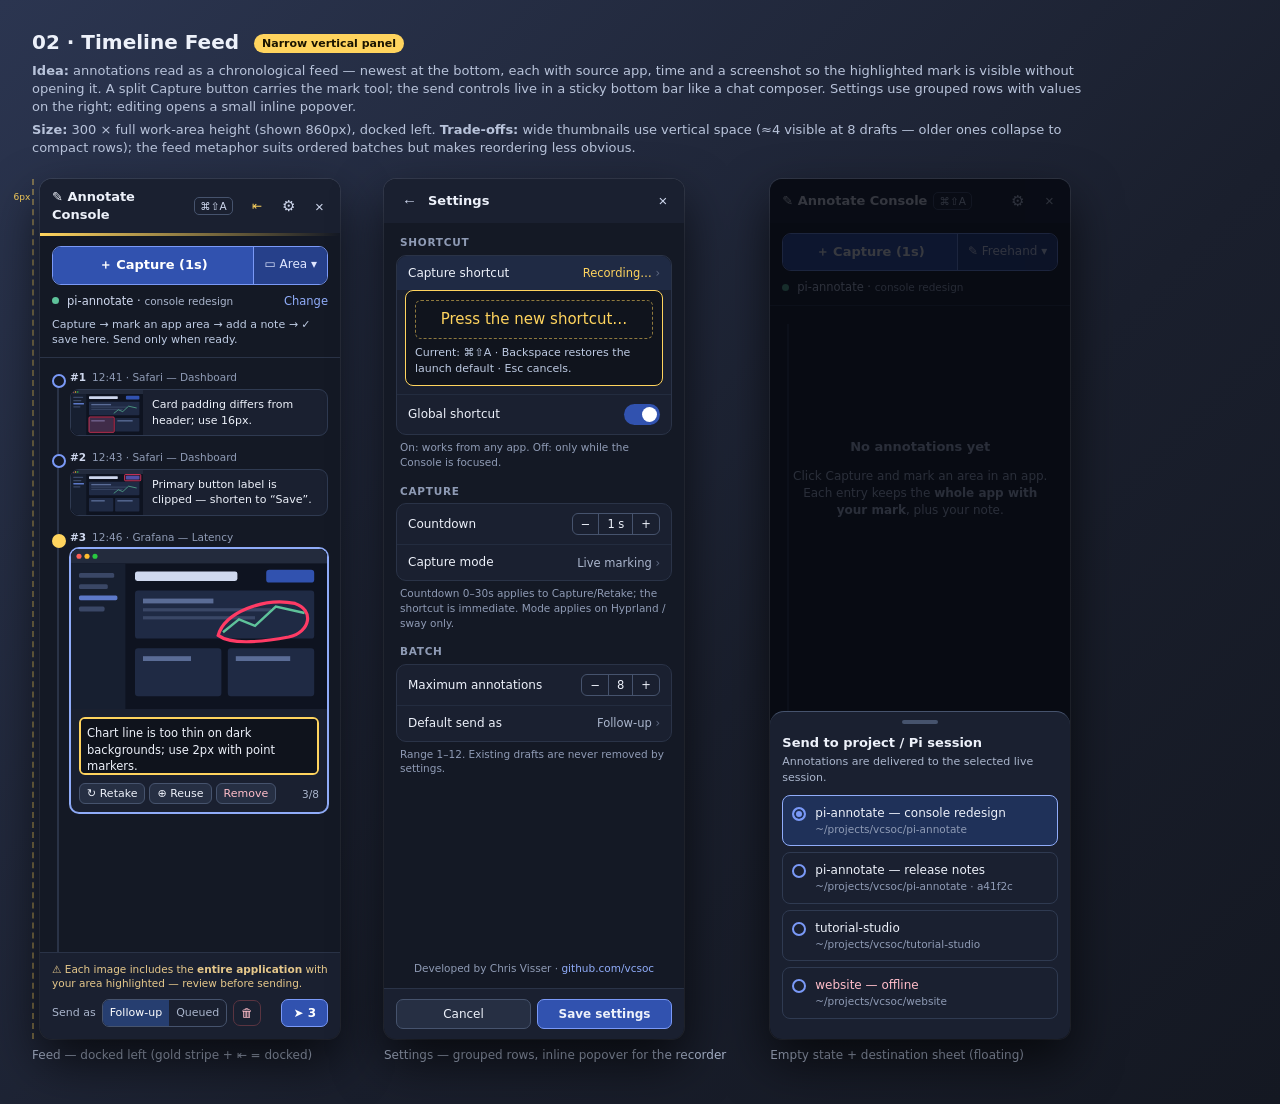
<file: designs/console-concepts/02-timeline-feed.html>
<!doctype html>
<html lang="en"><head><meta charset="utf-8"><title>02 · Timeline Feed — Annotate Console concept</title>
<style>
*{box-sizing:border-box}html,body{margin:0}
body{font:13px/1.4 system-ui,-apple-system,"Segoe UI",sans-serif;color:#edf1fa;background:linear-gradient(135deg,#2b3550 0%,#1a1f2d 60%,#141822 100%);min-height:100vh;padding:28px 32px 40px}
.cap{max-width:1060px;margin:0 0 22px}.cap h1{font-size:20px;margin:0 0 6px}.cap p{margin:4px 0;color:#b8c3da}.pill{display:inline-block;font-size:11px;padding:2px 8px;border-radius:99px;background:#ffd45e;color:#1a1400;font-weight:600;margin-left:8px;vertical-align:2px}
.stage{display:flex;gap:44px;align-items:flex-start}
figure{margin:0;display:flex;flex-direction:column;gap:8px}figcaption{font-size:12px;color:#aab5cc}
.edge{position:relative;padding-left:6px;border-left:2px dashed #ffd45e66;align-self:flex-start}
.edge::before{content:"6px";position:absolute;left:-2px;top:12px;font-size:9px;color:#ffd45e;transform:translateX(-110%)}
.win{width:300px;height:860px;background:#141925;border-radius:12px;box-shadow:0 22px 50px #000a,0 0 0 1px #ffffff17;display:flex;flex-direction:column;overflow:hidden;position:relative}
header{display:flex;align-items:center;gap:6px;padding:9px 8px 9px 12px;background:#1a2030;cursor:grab}
header strong{font-size:13px}.kbd{font-size:10.5px;border:1px solid #46536d;border-radius:5px;padding:1px 5px;color:#cfd8ee}
.sp{flex:1}.ib{background:none;border:0;color:#cfd8ee;font-size:15px;width:26px;height:26px;border-radius:6px}
.dockbar{height:3px;background:linear-gradient(90deg,#ffd45e,#ffd45e00)}
.top{padding:10px 12px;display:flex;flex-direction:column;gap:8px;border-bottom:1px solid #2a3347}
.split{display:flex;border-radius:9px;overflow:hidden;border:1px solid #7a99f7}
.split b{flex:1;background:#3152af;color:#fff;text-align:center;padding:9px 0;font-size:13px}.split span{background:#26408a;color:#dfe6ff;padding:9px 10px;font-size:12px;border-left:1px solid #7a99f7}
.dest{display:flex;align-items:center;gap:8px;font-size:11.5px;color:#cfd8ee}.dest .dot{width:7px;height:7px;border-radius:50%;background:#5ec29a;flex-shrink:0}.dest em{font-style:normal;color:#aab5cc;font-size:10.5px}
.notice{font-size:11px;color:#bdcae2}
.feed{flex:1;min-height:0;overflow:hidden;padding:12px 12px 0 30px;position:relative}
.feed::before{content:"";position:absolute;left:17px;top:18px;bottom:0;width:2px;background:#2a3347}
.item{position:relative;margin-bottom:14px}
.item::before{content:"";position:absolute;left:-18px;top:4px;width:10px;height:10px;border-radius:50%;background:#141925;border:2px solid #7a99f7}
.item.sel::before{background:#ffd45e;border-color:#ffd45e}
.meta{font-size:10.5px;color:#8f9bb5;display:flex;gap:6px;margin-bottom:4px}.meta b{color:#cfd8ee;font-weight:600}
.card{border:1px solid #2f3a51;border-radius:9px;background:#1a2030;overflow:hidden}
.item.sel .card{border-color:#90acf9;box-shadow:0 0 0 1px #90acf9}
.shot{display:block;width:100%;height:auto;aspect-ratio:16/10;background:#090d15}
.small .card{display:grid;grid-template-columns:72px 1fr;align-items:center}.small .shot{width:72px;height:45px;aspect-ratio:auto}.small .note{font-size:11px}
.note{padding:7px 9px;font-size:11.5px}
.card textarea{width:calc(100% - 16px);margin:8px;height:58px;resize:none;background:#0f131c;color:#edf1fa;border:2px solid #ffd45e;border-radius:6px;padding:6px;font:11.5px/1.4 system-ui,sans-serif;display:block}
.ca{display:flex;gap:4px;padding:0 8px 8px;align-items:center}.ca button{background:#262f43;border:1px solid #46536d;color:#edf1fa;border-radius:6px;font:11px system-ui,sans-serif;padding:3px 7px}.ca .rm{color:#ffbdc9}.ca span{margin-left:auto;font-size:10.5px;color:#aab5cc}
.sendbar{border-top:1px solid #2a3347;background:#1a2030;padding:9px 12px 12px;display:flex;flex-direction:column;gap:8px}
.warn{font-size:10.5px;color:#e6c88b}
.sr{display:flex;gap:6px;align-items:center}
.mini{display:flex;border:1px solid #46536d;border-radius:7px;overflow:hidden;font-size:11px}.mini span{padding:5px 7px;color:#aab5cc}.mini span.on{background:#263e70;color:#fff}
.send{margin-left:auto;background:#3152af;border:1px solid #7a99f7;color:#fff;border-radius:7px;padding:6px 11px;font:600 12px system-ui,sans-serif}
.del{background:none;border:1px solid #5a3440;color:#ffbdc9;border-radius:7px;padding:5px 7px;font:12px system-ui,sans-serif}
.mk{fill:#ff3b6526;stroke:#ff3b65;stroke-width:1.6}.fh{fill:none;stroke:#ff3b65;stroke-width:2;stroke-linecap:round}
/* settings: grouped rows */
.sbody{flex:1;padding:12px;display:flex;flex-direction:column;gap:14px;overflow:hidden}
.grp h4{margin:0 0 5px 4px;font-size:10.5px;text-transform:uppercase;letter-spacing:.07em;color:#8f9bb5}
.rows{background:#1a2030;border:1px solid #2a3347;border-radius:10px}
.r{display:flex;align-items:center;gap:8px;padding:9px 11px;font-size:12px;border-top:1px solid #232c3f}.r:first-child{border-top:0}
.r .v{margin-left:auto;color:#aab5cc;font-size:11.5px;white-space:nowrap}.r .v::after{content:" ›";color:#5d6880}
.r.open{background:#1f2a44;border-radius:10px 10px 0 0}
.pop{background:#10141d;border:1px solid #ffd45e;margin:0 8px 8px;border-radius:8px;padding:9px;font-size:11px;color:#bdcae2}
.pop .rec{font-size:15px;color:#ffd45e;text-align:center;padding:8px;border:1px dashed #ffd45e88;border-radius:6px;margin-bottom:6px}
.tg{width:36px;height:21px;border-radius:11px;background:#3152af;position:relative;margin-left:auto;flex-shrink:0}.tg::after{content:"";position:absolute;top:3px;left:18px;width:15px;height:15px;border-radius:50%;background:#fff}
.hint{font-size:10.5px;color:#8f9bb5;margin:5px 4px 0}
.stp{margin-left:auto;display:flex;align-items:center;border:1px solid #46536d;border-radius:6px;font-size:11.5px}.stp span{padding:2px 8px}.stp span+span{border-left:1px solid #46536d}
.ft{border-top:1px solid #2a3347;padding:10px 12px;display:flex;gap:6px;background:#1a2030}.ft button{flex:1}
.credit{font-size:10.5px;color:#8f9bb5;text-align:center}.credit a{color:#90acf9;text-decoration:none}
.btn{background:#262f43;border:1px solid #46536d;color:#edf1fa;border-radius:7px;padding:7px;font:12px system-ui,sans-serif}.pri{background:#3152af;border-color:#7a99f7;font-weight:600}
/* destination sheet */
.scrim{position:absolute;inset:0;background:#05080fcc}
.sheet{position:absolute;left:0;right:0;bottom:0;background:#1a2030;border-radius:14px 14px 0 0;border-top:1px solid #46536d;padding:8px 12px 14px}
.grab{width:36px;height:4px;border-radius:2px;background:#46536d;margin:0 auto 10px}
.sheet h3{margin:0 0 2px;font-size:13px}.sheet p{margin:0 0 10px;font-size:11px;color:#aab5cc}
.opt{display:flex;gap:9px;align-items:flex-start;padding:9px;border:1px solid #2f3a51;border-radius:8px;margin-bottom:6px;font-size:12px}
.opt small{display:block;color:#8f9bb5;font-size:10.5px}.opt.on{border-color:#90acf9;background:#1f3159}.opt .rd{width:14px;height:14px;border-radius:50%;border:2px solid #7a99f7;margin-top:2px;flex-shrink:0}.opt.on .rd{background:#7a99f7;box-shadow:inset 0 0 0 2px #1f3159}
.off{color:#ffbdc9!important}
</style></head><body>
<svg width="0" height="0" style="position:absolute" aria-hidden="true"><defs><symbol id="app" viewBox="0 0 160 100"><rect width="160" height="100" fill="#0e1320"/><rect width="160" height="9" fill="#232b3d"/><circle cx="5" cy="4.5" r="1.6" fill="#ff5f57"/><circle cx="10" cy="4.5" r="1.6" fill="#febc2e"/><circle cx="15" cy="4.5" r="1.6" fill="#28c840"/><rect y="9" width="34" height="91" fill="#171f30"/><rect x="5" y="15" width="22" height="3" rx="1" fill="#3a4766"/><rect x="5" y="22" width="18" height="3" rx="1" fill="#3a4766"/><rect x="5" y="29" width="24" height="3" rx="1" fill="#5d79c9"/><rect x="5" y="36" width="16" height="3" rx="1" fill="#3a4766"/><rect x="40" y="14" width="64" height="6" rx="1.5" fill="#cfd8ee"/><rect x="122" y="13" width="30" height="8" rx="2" fill="#3152af"/><rect x="40" y="26" width="112" height="30" rx="2" fill="#1f2a44"/><rect x="45" y="31" width="44" height="3" fill="#5a6c96"/><rect x="45" y="37" width="80" height="2" fill="#3a4766"/><rect x="45" y="42" width="70" height="2" fill="#3a4766"/><path d="M95 52 L105 44 L115 48 L128 36 L146 40" fill="none" stroke="#5ec29a" stroke-width="1.5"/><rect x="40" y="62" width="54" height="30" rx="2" fill="#1f2a44"/><rect x="98" y="62" width="54" height="30" rx="2" fill="#1f2a44"/><rect x="45" y="67" width="30" height="3" fill="#5a6c96"/><rect x="103" y="67" width="34" height="3" fill="#5a6c96"/></symbol></defs></svg>

<div class="cap"><h1>02 · Timeline Feed <span class="pill">Narrow vertical panel</span></h1>
<p><b>Idea:</b> annotations read as a chronological feed — newest at the bottom, each with source app, time and a screenshot so the highlighted mark is visible without opening it. A split Capture button carries the mark tool; the send controls live in a sticky bottom bar like a chat composer. Settings use grouped rows with values on the right; editing opens a small inline popover.</p>
<p><b>Size:</b> 300 × full work-area height (shown 860px), docked left. <b>Trade-offs:</b> wide thumbnails use vertical space (≈4 visible at 8 drafts — older ones collapse to compact rows); the feed metaphor suits ordered batches but makes reordering less obvious.</p></div>

<div class="stage">
<figure><div class="edge"><div class="win">
 <header><strong>✎ Annotate Console</strong><span class="kbd">⌘⇧A</span><span class="sp"></span><button class="ib" title="Docked left — drag away to float" style="color:#ffd45e;font-size:12px">⇤</button><button class="ib">⚙</button><button class="ib">×</button></header>
 <div class="dockbar" title="Docked left"></div>
 <div class="top">
  <div class="split"><b>＋ Capture (1s)</b><span title="Mark tool">▭ Area ▾</span></div>
  <div class="dest"><span class="dot"></span><span>pi-annotate · <em>console redesign</em></span><span class="sp"></span><span style="color:#90acf9">Change</span></div>
  <div class="notice">Capture → mark an app area → add a note → ✓ save here. Send only when ready.</div>
 </div>
 <div class="feed">
  <div class="item small"><div class="meta"><b>#1</b>12:41 · Safari — Dashboard</div><div class="card"><svg class="shot" viewBox="0 0 160 100"><use href="#app"/><rect class="mk" x="40" y="60" width="56" height="34" rx="2"/></svg><div class="note">Card padding differs from header; use 16px.</div></div></div>
  <div class="item small"><div class="meta"><b>#2</b>12:43 · Safari — Dashboard</div><div class="card"><svg class="shot" viewBox="0 0 160 100"><use href="#app"/><rect class="mk" x="119" y="10" width="36" height="14" rx="2"/></svg><div class="note">Primary button label is clipped — shorten to “Save”.</div></div></div>
  <div class="item sel"><div class="meta"><b>#3</b>12:46 · Grafana — Latency</div><div class="card"><svg class="shot" viewBox="0 0 160 100"><use href="#app"/><path class="fh" d="M92 54 C96 40 120 30 140 34 C152 38 150 52 136 55 C120 58 100 60 92 54Z"/></svg>
   <textarea aria-label="Selected annotation text">Chart line is too thin on dark backgrounds; use 2px with point markers.</textarea>
   <div class="ca"><button>↻ Retake</button><button title="Capture a new annotation using this note">⊕ Reuse</button><button class="rm">Remove</button><span>3/8</span></div></div></div>
 </div>
 <div class="sendbar">
  <div class="warn">⚠ Each image includes the <b>entire application</b> with your area highlighted — review before sending.</div>
  <div class="sr"><span style="font-size:11px;color:#aab5cc">Send as</span><div class="mini"><span class="on">Follow-up</span><span>Queued</span></div><button class="del" title="Discard all annotations">🗑</button><button class="send">➤ 3</button></div>
 </div>
</div></div><figcaption>Feed — docked left (gold stripe + ⇤ = docked)</figcaption></figure>

<figure><div class="win">
 <header><button class="ib">←</button><strong>Settings</strong><span class="sp"></span><button class="ib">×</button></header>
 <div class="sbody">
  <div class="grp"><h4>Shortcut</h4><div class="rows">
   <div class="r open">Capture shortcut<span class="v" style="color:#ffd45e">Recording…</span></div>
   <div class="pop"><div class="rec">Press the new shortcut…</div>Current: ⌘⇧A · Backspace restores the launch default · Esc cancels.</div>
   <div class="r">Global shortcut<span class="tg" role="switch" aria-checked="true"></span></div>
  </div><p class="hint">On: works from any app. Off: only while the Console is focused.</p></div>
  <div class="grp"><h4>Capture</h4><div class="rows">
   <div class="r">Countdown<span class="stp"><span>−</span><span>1 s</span><span>+</span></span></div>
   <div class="r">Capture mode<span class="v">Live marking</span></div>
  </div><p class="hint">Countdown 0–30s applies to Capture/Retake; the shortcut is immediate. Mode applies on Hyprland / sway only.</p></div>
  <div class="grp"><h4>Batch</h4><div class="rows">
   <div class="r">Maximum annotations<span class="stp"><span>−</span><span>8</span><span>+</span></span></div>
   <div class="r">Default send as<span class="v">Follow-up</span></div>
  </div><p class="hint">Range 1–12. Existing drafts are never removed by settings.</p></div>
  <div class="sp"></div>
  <div class="credit">Developed by Chris Visser · <a href="#">github.com/vcsoc</a></div>
 </div>
 <div class="ft"><button class="btn">Cancel</button><button class="btn pri">Save settings</button></div>
</div><figcaption>Settings — grouped rows, inline popover for the recorder</figcaption></figure>

<figure><div class="win">
 <header><strong>✎ Annotate Console</strong><span class="kbd">⌘⇧A</span><span class="sp"></span><button class="ib">⚙</button><button class="ib">×</button></header>
 <div class="top">
  <div class="split"><b>＋ Capture (1s)</b><span>✎ Freehand ▾</span></div>
  <div class="dest"><span class="dot"></span><span>pi-annotate · <em>console redesign</em></span></div>
 </div>
 <div class="feed" style="padding-left:12px"><div style="text-align:center;color:#bdcae2;padding:120px 10px"><strong>No annotations yet</strong><p style="font-size:12px">Click Capture and mark an area in an app.<br>Each entry keeps the <b>whole app with your mark</b>, plus your note.</p></div></div>
 <div class="scrim"></div>
 <div class="sheet"><div class="grab"></div><h3>Send to project / Pi session</h3><p>Annotations are delivered to the selected live session.</p>
  <div class="opt on"><span class="rd"></span><span>pi-annotate — console redesign<small>~/projects/vcsoc/pi-annotate</small></span></div>
  <div class="opt"><span class="rd"></span><span>pi-annotate — release notes<small>~/projects/vcsoc/pi-annotate · a41f2c</small></span></div>
  <div class="opt"><span class="rd"></span><span>tutorial-studio<small>~/projects/vcsoc/tutorial-studio</small></span></div>
  <div class="opt"><span class="rd"></span><span class="off">website — offline<small>~/projects/vcsoc/website</small></span></div>
 </div>
</div><figcaption>Empty state + destination sheet (floating)</figcaption></figure>
</div>
</body></html>
</file>
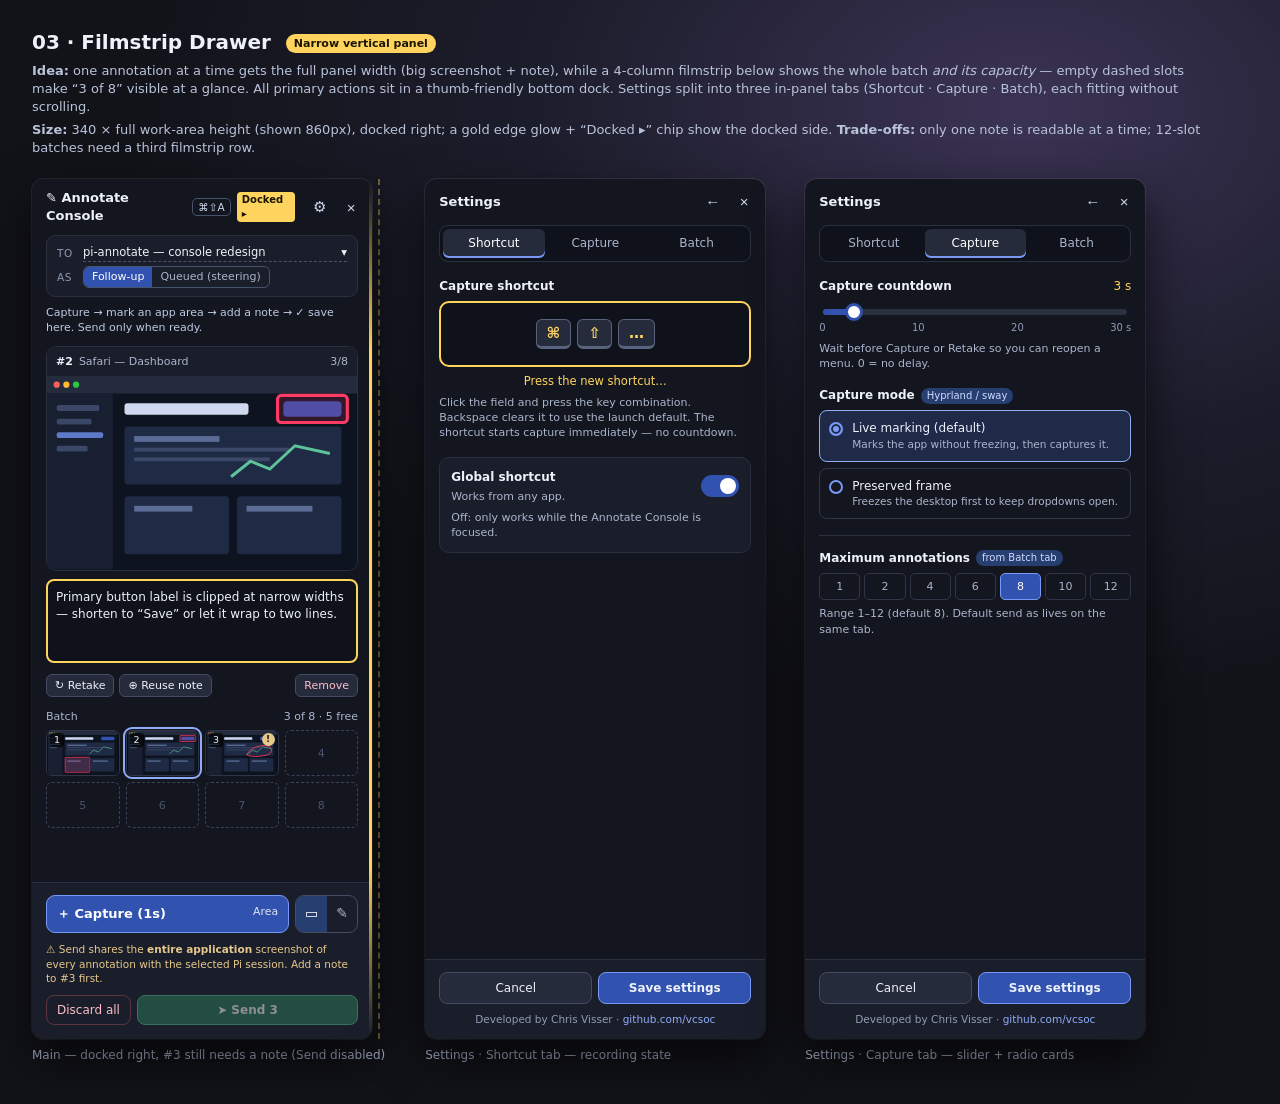
<file: designs/console-concepts/03-filmstrip-drawer.html>
<!doctype html>
<html lang="en"><head><meta charset="utf-8"><title>03 · Filmstrip Drawer — Annotate Console concept</title>
<style>
*{box-sizing:border-box}html,body{margin:0}
body{font:13px/1.4 system-ui,-apple-system,"Segoe UI",sans-serif;color:#edf1fa;background:radial-gradient(900px 600px at 80% 10%,#3b3354 0%,#1c1d2b 55%,#121319 100%);min-height:100vh;padding:28px 32px 40px}
.cap{max-width:1180px;margin:0 0 22px}.cap h1{font-size:20px;margin:0 0 6px}.cap p{margin:4px 0;color:#b8c3da}.pill{display:inline-block;font-size:11px;padding:2px 8px;border-radius:99px;background:#ffd45e;color:#1a1400;font-weight:600;margin-left:8px;vertical-align:2px}
.stage{display:flex;gap:40px;align-items:flex-start}
figure{margin:0;display:flex;flex-direction:column;gap:8px}figcaption{font-size:12px;color:#aab5cc}
.edge{position:relative;padding-right:6px;border-right:2px dashed #ffd45e66;align-self:flex-start}
.win{width:340px;height:860px;background:#13161f;border-radius:12px;box-shadow:0 22px 50px #000a,0 0 0 1px #ffffff17;display:flex;flex-direction:column;overflow:hidden;position:relative}
.handle{position:absolute;right:0;top:0;bottom:0;width:3px;background:linear-gradient(#ffd45e00,#ffd45e 20%,#ffd45e 80%,#ffd45e00)}
header{display:flex;align-items:center;gap:6px;padding:10px 8px 10px 14px;cursor:grab}
header strong{font-size:13px}.kbd{font-size:10.5px;border:1px solid #46536d;border-radius:5px;padding:1px 5px;color:#cfd8ee}
.dk{font-size:10px;color:#1a1400;background:#ffd45e;border-radius:4px;padding:1px 5px;font-weight:600}
.sp{flex:1}.ib{background:none;border:0;color:#cfd8ee;font-size:15px;width:26px;height:26px;border-radius:6px}
.to{margin:0 14px;display:grid;grid-template-columns:auto 1fr;gap:4px 10px;font-size:11.5px;padding:8px 10px;background:#1a1e2a;border:1px solid #2a3040;border-radius:9px;align-items:center}
.to .k{color:#8f9bb5;font-size:10.5px;text-transform:uppercase;letter-spacing:.06em}
.to .sel{display:flex;justify-content:space-between;border-bottom:1px dashed #46536d;padding-bottom:1px}
.seg{display:inline-flex;border:1px solid #46536d;border-radius:6px;overflow:hidden}.seg span{padding:2px 8px;color:#aab5cc;font-size:11px}.seg span.on{background:#3152af;color:#fff}
.notice{margin:8px 14px 0;font-size:11px;color:#bdcae2}
.view{margin:10px 14px 0;border-radius:10px;background:#090d15;border:1px solid #2a3040;overflow:hidden}
.view svg{display:block;width:100%;height:auto}
.vh{display:flex;align-items:center;gap:6px;padding:7px 9px;font-size:11px;color:#aab5cc;background:#1a1e2a}.vh b{color:#edf1fa}
.ta{margin:8px 14px 0}.ta textarea{width:100%;height:84px;resize:none;background:#0f121a;border:2px solid #ffd45e;border-radius:8px;color:#edf1fa;padding:8px;font:12px/1.45 system-ui,sans-serif}
.ea{display:flex;gap:5px;margin:6px 14px 0}.ea button{background:#262b3b;border:1px solid #444c63;color:#edf1fa;border-radius:6px;font:11px system-ui,sans-serif;padding:4px 8px}.ea .rm{color:#ffbdc9}
.strip{margin:12px 14px 0}.strip .sh{display:flex;justify-content:space-between;font-size:11px;color:#aab5cc;margin-bottom:6px}
.slots{display:grid;grid-template-columns:repeat(4,1fr);gap:6px}
.slot{aspect-ratio:16/10;border-radius:6px;background:#090d15;border:1px solid #2f3547;position:relative;overflow:hidden}
.slot svg{display:block;width:100%;height:100%}
.slot i{position:absolute;left:3px;top:2px;font-style:normal;font-size:9.5px;background:#000a;padding:0 4px;border-radius:3px}
.slot.on{outline:2px solid #90acf9;outline-offset:1px}
.slot.e{border:1px dashed #3a4258;background:none;display:grid;place-items:center;color:#4b5470;font-size:11px}
.slot.warn::after{content:"!";position:absolute;right:3px;top:2px;width:13px;height:13px;border-radius:50%;background:#e6c88b;color:#1a1400;font-size:9px;font-weight:700;text-align:center;line-height:13px}
.dockb{margin-top:auto;padding:12px 14px 14px;background:#1a1e2a;border-top:1px solid #2a3040;display:flex;flex-direction:column;gap:9px}
.cr{display:flex;gap:6px}
.capb{flex:1;background:#3152af;border:1px solid #7a99f7;color:#fff;border-radius:9px;padding:9px 10px;font:600 13px system-ui,sans-serif;text-align:left;display:flex;justify-content:space-between}
.capb small{font-weight:400;opacity:.85}
.tool{display:flex;border:1px solid #444c63;border-radius:9px;overflow:hidden}.tool span{padding:8px 9px;font-size:14px;color:#aab5cc}.tool span.on{background:#263e70;color:#fff}
.sr{display:flex;gap:6px}.sr button{border-radius:8px;font:12px system-ui,sans-serif;padding:7px 10px}
.dis{background:none;border:1px solid #5a3440;color:#ffbdc9}
.snd{flex:1;background:#2f7d5b;border:1px solid #5ec29a;color:#fff;font-weight:600!important}
.pw{font-size:10.5px;color:#e6c88b}
.mk{fill:#ff3b6526;stroke:#ff3b65;stroke-width:1.6}.fh{fill:none;stroke:#ff3b65;stroke-width:2;stroke-linecap:round}
/* settings */
.tabs{display:flex;margin:0 14px;background:#0f121a;border:1px solid #2a3040;border-radius:9px;padding:3px}
.tabs span{flex:1;text-align:center;padding:6px 0;font-size:12px;border-radius:6px;color:#aab5cc}.tabs span.on{background:#262b3b;color:#fff;box-shadow:inset 0 -2px 0 #7a99f7}
.pane{padding:16px 14px;display:flex;flex-direction:column;gap:16px}
.fl{font-size:12px;font-weight:600;margin-bottom:6px;display:flex;align-items:center;gap:6px}
.help{font-size:11px;color:#aab5cc;margin:6px 0 0}
.kfield{display:flex;gap:6px;align-items:center;justify-content:center;padding:16px;border:2px solid #ffd45e;border-radius:10px;background:#0f121a}
.kfield kbd{font:600 15px system-ui,sans-serif;background:#262b3b;border:1px solid #5a637d;border-bottom-width:3px;border-radius:6px;padding:4px 10px;color:#ffd45e}
.rs{font-size:11.5px;color:#ffd45e;text-align:center;margin-top:6px}
.card{background:#1a1e2a;border:1px solid #2a3040;border-radius:10px;padding:11px}
.sw{display:flex;justify-content:space-between;align-items:center;gap:10px}
.tg{width:38px;height:22px;border-radius:11px;background:#3152af;position:relative;flex-shrink:0}.tg::after{content:"";position:absolute;top:3px;left:19px;width:16px;height:16px;border-radius:50%;background:#fff}
.sl{position:relative;height:6px;border-radius:3px;background:#2a3040;margin:14px 4px 6px}.sl b{position:absolute;left:0;top:0;bottom:0;border-radius:3px;background:#3152af}.sl i{position:absolute;top:-6px;width:18px;height:18px;border-radius:50%;background:#fff;border:3px solid #3152af;transform:translateX(-50%)}
.ticks{display:flex;justify-content:space-between;font-size:10px;color:#8f9bb5}
.radio{display:flex;flex-direction:column;gap:6px}.radio div{display:flex;gap:9px;padding:9px;border:1px solid #2f3547;border-radius:8px;font-size:12px}.radio div.on{border-color:#90acf9;background:#1f2a48}.radio small{display:block;color:#aab5cc;font-size:10.5px}
.rd{width:14px;height:14px;border-radius:50%;border:2px solid #7a99f7;margin-top:2px;flex-shrink:0}.on .rd{background:#7a99f7;box-shadow:inset 0 0 0 2px #1f2a48}
.chip{font-size:10px;font-weight:400;padding:1px 6px;border-radius:99px;background:#263e70;color:#cfdcff}
.num{display:flex;gap:4px}.num span{flex:1;text-align:center;font-size:11px;padding:5px 0;border:1px solid #2f3547;border-radius:5px;color:#aab5cc}.num span.on{background:#3152af;border-color:#7a99f7;color:#fff}
.ft{margin-top:auto;padding:12px 14px;border-top:1px solid #2a3040;background:#1a1e2a}
.fb{display:flex;gap:6px}.fb button{flex:1;border-radius:8px;padding:8px;font:12px system-ui,sans-serif;background:#262b3b;border:1px solid #444c63;color:#edf1fa}.fb .pri{background:#3152af;border-color:#7a99f7;font-weight:600}
.credit{font-size:10.5px;color:#8f9bb5;text-align:center;margin-top:8px}.credit a{color:#90acf9;text-decoration:none}
</style></head><body>
<svg width="0" height="0" style="position:absolute" aria-hidden="true"><defs><symbol id="app" viewBox="0 0 160 100"><rect width="160" height="100" fill="#0e1320"/><rect width="160" height="9" fill="#232b3d"/><circle cx="5" cy="4.5" r="1.6" fill="#ff5f57"/><circle cx="10" cy="4.5" r="1.6" fill="#febc2e"/><circle cx="15" cy="4.5" r="1.6" fill="#28c840"/><rect y="9" width="34" height="91" fill="#171f30"/><rect x="5" y="15" width="22" height="3" rx="1" fill="#3a4766"/><rect x="5" y="22" width="18" height="3" rx="1" fill="#3a4766"/><rect x="5" y="29" width="24" height="3" rx="1" fill="#5d79c9"/><rect x="5" y="36" width="16" height="3" rx="1" fill="#3a4766"/><rect x="40" y="14" width="64" height="6" rx="1.5" fill="#cfd8ee"/><rect x="122" y="13" width="30" height="8" rx="2" fill="#3152af"/><rect x="40" y="26" width="112" height="30" rx="2" fill="#1f2a44"/><rect x="45" y="31" width="44" height="3" fill="#5a6c96"/><rect x="45" y="37" width="80" height="2" fill="#3a4766"/><rect x="45" y="42" width="70" height="2" fill="#3a4766"/><path d="M95 52 L105 44 L115 48 L128 36 L146 40" fill="none" stroke="#5ec29a" stroke-width="1.5"/><rect x="40" y="62" width="54" height="30" rx="2" fill="#1f2a44"/><rect x="98" y="62" width="54" height="30" rx="2" fill="#1f2a44"/><rect x="45" y="67" width="30" height="3" fill="#5a6c96"/><rect x="103" y="67" width="34" height="3" fill="#5a6c96"/></symbol></defs></svg>

<div class="cap"><h1>03 · Filmstrip Drawer <span class="pill">Narrow vertical panel</span></h1>
<p><b>Idea:</b> one annotation at a time gets the full panel width (big screenshot + note), while a 4-column filmstrip below shows the whole batch <i>and its capacity</i> — empty dashed slots make “3 of 8” visible at a glance. All primary actions sit in a thumb-friendly bottom dock. Settings split into three in-panel tabs (Shortcut · Capture · Batch), each fitting without scrolling.</p>
<p><b>Size:</b> 340 × full work-area height (shown 860px), docked right; a gold edge glow + “Docked ▸” chip show the docked side. <b>Trade-offs:</b> only one note is readable at a time; 12-slot batches need a third filmstrip row.</p></div>

<div class="stage">
<figure><div class="edge"><div class="win">
 <span class="handle" title="Docked right — drag to undock"></span>
 <header><strong>✎ Annotate Console</strong><span class="kbd">⌘⇧A</span><span class="dk">Docked ▸</span><span class="sp"></span><button class="ib">⚙</button><button class="ib">×</button></header>
 <div class="to"><span class="k">To</span><span class="sel"><span>pi-annotate — console redesign</span><span>▾</span></span><span class="k">As</span><span><span class="seg"><span class="on">Follow-up</span><span>Queued (steering)</span></span></span></div>
 <div class="notice">Capture → mark an app area → add a note → ✓ save here. Send only when ready.</div>
 <div class="view"><div class="vh"><b>#2</b> Safari — Dashboard<span class="sp"></span>3/8</div><svg viewBox="0 0 160 100"><use href="#app"/><rect class="mk" x="119" y="10" width="36" height="14" rx="2"/></svg></div>
 <div class="ta"><textarea aria-label="Selected annotation text">Primary button label is clipped at narrow widths — shorten to “Save” or let it wrap to two lines.</textarea></div>
 <div class="ea"><button>↻ Retake</button><button title="Capture a new annotation using this note">⊕ Reuse note</button><span class="sp"></span><button class="rm">Remove</button></div>
 <div class="strip"><div class="sh"><span>Batch</span><span>3 of 8 · 5 free</span></div>
  <div class="slots">
   <div class="slot"><svg viewBox="0 0 160 100"><use href="#app"/><rect class="mk" x="40" y="60" width="56" height="34" rx="2"/></svg><i>1</i></div>
   <div class="slot on"><svg viewBox="0 0 160 100"><use href="#app"/><rect class="mk" x="119" y="10" width="36" height="14" rx="2"/></svg><i>2</i></div>
   <div class="slot warn" title="Note missing — Send is disabled"><svg viewBox="0 0 160 100"><use href="#app"/><path class="fh" d="M92 54 C96 40 120 30 140 34 C152 38 150 52 136 55 C120 58 100 60 92 54Z"/></svg><i>3</i></div>
   <div class="slot e">4</div><div class="slot e">5</div><div class="slot e">6</div><div class="slot e">7</div><div class="slot e">8</div>
  </div></div>
 <div class="dockb">
  <div class="cr"><button class="capb">＋ Capture (1s) <small>Area</small></button><div class="tool" title="Mark tool"><span class="on" title="Area">▭</span><span title="Freehand">✎</span></div></div>
  <div class="pw">⚠ Send shares the <b>entire application</b> screenshot of every annotation with the selected Pi session. Add a note to #3 first.</div>
  <div class="sr"><button class="dis">Discard all</button><button class="snd" disabled style="opacity:.5">➤ Send 3</button></div>
 </div>
</div></div><figcaption>Main — docked right, #3 still needs a note (Send disabled)</figcaption></figure>

<figure><div class="win">
 <header><strong>Settings</strong><span class="sp"></span><button class="ib" title="Back">←</button><button class="ib">×</button></header>
 <div class="tabs"><span class="on">Shortcut</span><span>Capture</span><span>Batch</span></div>
 <div class="pane">
  <div><div class="fl">Capture shortcut</div><div class="kfield"><kbd>⌘</kbd><kbd>⇧</kbd><kbd>…</kbd></div><div class="rs">Press the new shortcut…</div><p class="help">Click the field and press the key combination. Backspace clears it to use the launch default. The shortcut starts capture immediately — no countdown.</p></div>
  <div class="card"><div class="sw"><div><div class="fl" style="margin:0">Global shortcut</div><p class="help" style="margin-top:3px">Works from any app.</p></div><span class="tg" role="switch" aria-checked="true"></span></div><p class="help">Off: only works while the Annotate Console is focused.</p></div>
 </div>
 <div class="ft"><div class="fb"><button>Cancel</button><button class="pri">Save settings</button></div><div class="credit">Developed by Chris Visser · <a href="#">github.com/vcsoc</a></div></div>
</div><figcaption>Settings · Shortcut tab — recording state</figcaption></figure>

<figure><div class="win">
 <header><strong>Settings</strong><span class="sp"></span><button class="ib">←</button><button class="ib">×</button></header>
 <div class="tabs"><span>Shortcut</span><span class="on">Capture</span><span>Batch</span></div>
 <div class="pane">
  <div><div class="fl">Capture countdown <span class="sp"></span><span style="font-weight:400;color:#ffd45e">3 s</span></div><div class="sl"><b style="width:10%"></b><i style="left:10%"></i></div><div class="ticks"><span>0</span><span>10</span><span>20</span><span>30 s</span></div><p class="help">Wait before Capture or Retake so you can reopen a menu. 0 = no delay.</p></div>
  <div><div class="fl">Capture mode <span class="chip">Hyprland / sway</span></div><div class="radio">
   <div class="on"><span class="rd"></span><span>Live marking (default)<small>Marks the app without freezing, then captures it.</small></span></div>
   <div><span class="rd"></span><span>Preserved frame<small>Freezes the desktop first to keep dropdowns open.</small></span></div></div></div>
  <div style="border-top:1px solid #2a3040;padding-top:14px"><div class="fl">Maximum annotations <span class="chip">from Batch tab</span></div><div class="num"><span>1</span><span>2</span><span>4</span><span>6</span><span class="on">8</span><span>10</span><span>12</span></div><p class="help">Range 1–12 (default 8). Default send as lives on the same tab.</p></div>
 </div>
 <div class="ft"><div class="fb"><button>Cancel</button><button class="pri">Save settings</button></div><div class="credit">Developed by Chris Visser · <a href="#">github.com/vcsoc</a></div></div>
</div><figcaption>Settings · Capture tab — slider + radio cards</figcaption></figure>
</div>
</body></html>
</file>
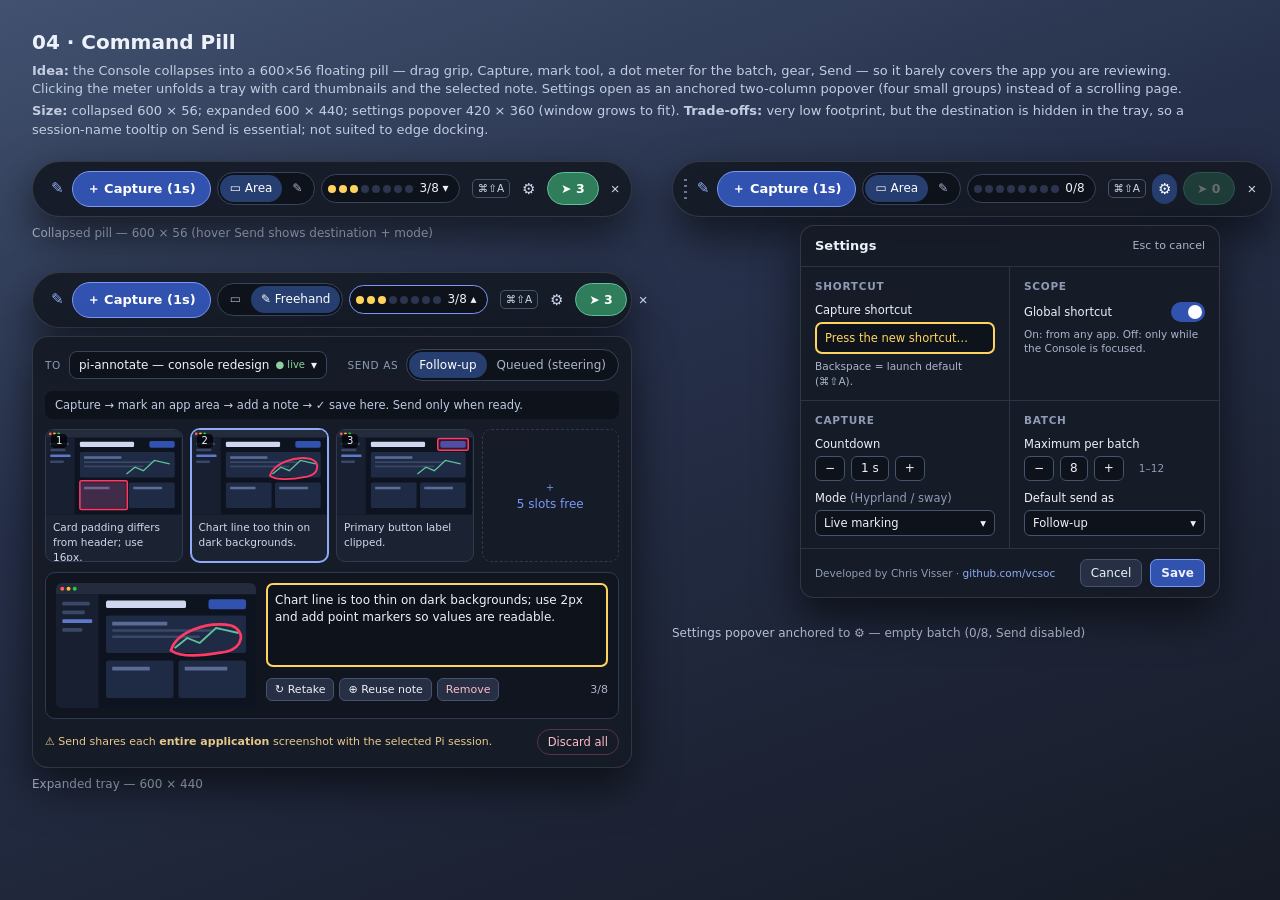
<file: designs/console-concepts/04-command-pill.html>
<!doctype html>
<html lang="en"><head><meta charset="utf-8"><title>04 · Command Pill — Annotate Console concept</title>
<style>
*{box-sizing:border-box}html,body{margin:0}
body{font:13px/1.4 system-ui,-apple-system,"Segoe UI",sans-serif;color:#edf1fa;background:linear-gradient(160deg,#41516f 0%,#26304a 40%,#171b27 100%);min-height:100vh;padding:28px 32px 40px}
.cap{max-width:1180px;margin:0 0 22px}.cap h1{font-size:20px;margin:0 0 6px}.cap p{margin:4px 0;color:#c3cde2}
.cols{display:flex;gap:40px;align-items:flex-start}
.col{display:flex;flex-direction:column;gap:30px}
figure{margin:0;display:flex;flex-direction:column;gap:8px}figcaption{font-size:12px;color:#b8c3da}
.glass{background:#161b26f2;border:1px solid #ffffff1f;box-shadow:0 18px 44px #0009;backdrop-filter:blur(10px)}
.pill{width:600px;height:56px;border-radius:28px;display:flex;align-items:center;gap:6px;padding:0 8px 0 10px}
.grip{width:10px;height:24px;background:radial-gradient(circle,#6b7894 1.2px,transparent 1.5px) 0 0/5px 6px;cursor:grab}
.logo{font-size:15px;color:#90acf9;padding:0 2px}
.cb{background:#3152af;border:1px solid #7a99f7;color:#fff;border-radius:20px;padding:8px 14px;font:600 13px system-ui,sans-serif;white-space:nowrap}
.tg2{display:flex;background:#0e121b;border:1px solid #39445c;border-radius:20px;padding:2px}.tg2 span{padding:5px 10px;border-radius:16px;font-size:12px;color:#aab5cc;white-space:nowrap}.tg2 span.on{background:#263e70;color:#fff}
.cnt{white-space:nowrap;display:flex;align-items:center;gap:6px;background:#0e121b;border:1px solid #39445c;border-radius:20px;padding:5px 10px 5px 6px;font-size:12px}
.dots{display:flex;gap:3px}.dots i{width:8px;height:8px;border-radius:50%;background:#2c3550}.dots i.f{background:#ffd45e}
.sp{flex:1}
.kbd{font-size:10.5px;border:1px solid #46536d;border-radius:5px;padding:1px 5px;color:#cfd8ee}
.ib{background:none;border:0;color:#cfd8ee;font-size:15px;width:30px;height:30px;border-radius:15px;display:grid;place-items:center}.ib.on{background:#263e70;color:#fff}
.sendc{background:#2f7d5b;border:1px solid #5ec29a;color:#fff;border-radius:20px;padding:8px 13px;font:600 12.5px system-ui,sans-serif;white-space:nowrap}
.tray{width:600px;border-radius:16px;margin-top:8px;padding:12px;display:flex;flex-direction:column;gap:10px}
.trow{display:flex;align-items:center;gap:8px;font-size:12px}
.sel{white-space:nowrap;display:flex;align-items:center;gap:6px;background:#0e121b;border:1px solid #39445c;border-radius:8px;padding:5px 9px;font-size:12px}
.sel small{color:#8fd19e}
.k{white-space:nowrap;font-size:10.5px;color:#8f9bb5;text-transform:uppercase;letter-spacing:.06em}
.notice{font-size:11.5px;color:#bdcae2;padding:6px 10px;background:#0e121b;border-radius:8px}
.cards{display:grid;grid-template-columns:repeat(4,1fr);gap:8px}
.cd{border:1px solid #2f3a51;border-radius:9px;overflow:hidden;background:#1b2232;position:relative}
.cd svg{display:block;width:100%;height:auto}
.cd p{margin:0;padding:5px 7px;font-size:10.5px;height:46px;overflow:hidden;color:#cfd8ee}
.cd i{position:absolute;left:5px;top:4px;font-style:normal;font-size:10px;background:#000b;padding:0 5px;border-radius:4px}
.cd.on{border-color:#90acf9;box-shadow:0 0 0 1px #90acf9}
.cd.add{display:grid;place-items:center;border-style:dashed;color:#7a99f7;font-size:12px;background:none;text-align:center}
.det{display:grid;grid-template-columns:200px 1fr;gap:10px;padding:10px;border:1px solid #2f3a51;border-radius:10px;background:#11151f}
.det svg{width:200px;height:125px;display:block;border-radius:6px;background:#090d15}
.det textarea{width:100%;height:84px;resize:none;background:#0e121b;border:2px solid #ffd45e;border-radius:7px;color:#edf1fa;padding:7px;font:12px/1.4 system-ui,sans-serif}
.da{display:flex;gap:5px;align-items:center;margin-top:6px}.da button{background:#262f43;border:1px solid #46536d;color:#edf1fa;border-radius:6px;font:11px system-ui,sans-serif;padding:4px 8px}.da .rm{color:#ffbdc9}.da span{margin-left:auto;font-size:11px;color:#aab5cc}
.foot{display:flex;align-items:center;gap:8px;font-size:11px;color:#e6c88b}
.disc{background:none;border:1px solid #5a3440;color:#ffbdc9;border-radius:16px;padding:5px 10px;font:11.5px system-ui,sans-serif;white-space:nowrap}
.mk{fill:#ff3b6526;stroke:#ff3b65;stroke-width:1.8}.fh{fill:none;stroke:#ff3b65;stroke-width:2.2;stroke-linecap:round}
/* popover */
.pw{position:relative;width:600px}
.pop{position:absolute;right:52px;top:64px;width:420px;border-radius:14px;padding:0;overflow:hidden}
.pop::before{content:"";position:absolute;top:-7px;right:66px;width:12px;height:12px;background:#161b26;border-left:1px solid #ffffff1f;border-top:1px solid #ffffff1f;transform:rotate(45deg)}
.ph{display:flex;align-items:center;padding:11px 14px;border-bottom:1px solid #2a3347}.ph b{font-size:13px}
.grid{display:grid;grid-template-columns:1fr 1fr;gap:0}
.sec{padding:12px 14px;border-bottom:1px solid #2a3347}.sec:nth-child(odd){border-right:1px solid #2a3347}
.sec h4{margin:0 0 8px;font-size:10.5px;color:#8f9bb5;text-transform:uppercase;letter-spacing:.07em}
.fl{font-size:11.5px;margin:0 0 4px;display:block}
.rec{border:2px solid #ffd45e;border-radius:7px;padding:6px 8px;font-size:11.5px;color:#ffd45e;background:#0e121b}
.sw{display:flex;align-items:center;justify-content:space-between;gap:8px;font-size:11.5px;margin-top:9px}
.t{width:34px;height:20px;border-radius:10px;background:#3152af;position:relative;flex-shrink:0}.t::after{content:"";position:absolute;top:3px;left:17px;width:14px;height:14px;border-radius:50%;background:#fff}
.h{font-size:10.5px;color:#aab5cc;margin:5px 0 0}
.nb{display:flex;align-items:center;gap:6px}.nb span{border:1px solid #46536d;border-radius:6px;padding:3px 9px;font-size:12px;background:#0e121b}
.dd{border:1px solid #46536d;border-radius:6px;padding:4px 8px;font-size:11.5px;background:#0e121b;display:flex;justify-content:space-between}
.pf{display:flex;align-items:center;gap:8px;padding:10px 14px}
.pf .cr{font-size:10.5px;color:#8f9bb5}.pf .cr a{color:#90acf9;text-decoration:none}
.btn{background:#262f43;border:1px solid #46536d;color:#edf1fa;border-radius:7px;padding:6px 10px;font:12px system-ui,sans-serif}.pri{background:#3152af;border-color:#7a99f7;font-weight:600}
.ghost{opacity:.35}
</style></head><body>
<svg width="0" height="0" style="position:absolute" aria-hidden="true"><defs><symbol id="app" viewBox="0 0 160 100"><rect width="160" height="100" fill="#0e1320"/><rect width="160" height="9" fill="#232b3d"/><circle cx="5" cy="4.5" r="1.6" fill="#ff5f57"/><circle cx="10" cy="4.5" r="1.6" fill="#febc2e"/><circle cx="15" cy="4.5" r="1.6" fill="#28c840"/><rect y="9" width="34" height="91" fill="#171f30"/><rect x="5" y="15" width="22" height="3" rx="1" fill="#3a4766"/><rect x="5" y="22" width="18" height="3" rx="1" fill="#3a4766"/><rect x="5" y="29" width="24" height="3" rx="1" fill="#5d79c9"/><rect x="5" y="36" width="16" height="3" rx="1" fill="#3a4766"/><rect x="40" y="14" width="64" height="6" rx="1.5" fill="#cfd8ee"/><rect x="122" y="13" width="30" height="8" rx="2" fill="#3152af"/><rect x="40" y="26" width="112" height="30" rx="2" fill="#1f2a44"/><rect x="45" y="31" width="44" height="3" fill="#5a6c96"/><rect x="45" y="37" width="80" height="2" fill="#3a4766"/><rect x="45" y="42" width="70" height="2" fill="#3a4766"/><path d="M95 52 L105 44 L115 48 L128 36 L146 40" fill="none" stroke="#5ec29a" stroke-width="1.5"/><rect x="40" y="62" width="54" height="30" rx="2" fill="#1f2a44"/><rect x="98" y="62" width="54" height="30" rx="2" fill="#1f2a44"/><rect x="45" y="67" width="30" height="3" fill="#5a6c96"/><rect x="103" y="67" width="34" height="3" fill="#5a6c96"/></symbol></defs></svg>

<div class="cap"><h1>04 · Command Pill</h1>
<p><b>Idea:</b> the Console collapses into a 600×56 floating pill — drag grip, Capture, mark tool, a dot meter for the batch, gear, Send — so it barely covers the app you are reviewing. Clicking the meter unfolds a tray with card thumbnails and the selected note. Settings open as an anchored two-column popover (four small groups) instead of a scrolling page.</p>
<p><b>Size:</b> collapsed 600 × 56; expanded 600 × 440; settings popover 420 × 360 (window grows to fit). <b>Trade-offs:</b> very low footprint, but the destination is hidden in the tray, so a session-name tooltip on Send is essential; not suited to edge docking.</p></div>

<div class="cols">
<div class="col">
 <figure><div class="glass pill">
  <span class="grip" title="Drag"></span><span class="logo" title="Annotate Console">✎</span>
  <button class="cb">＋ Capture (1s)</button>
  <div class="tg2" title="Mark tool"><span class="on" title="Area">▭ Area</span><span title="Freehand">✎</span></div>
  <div class="cnt" title="3 of 8 annotations — click to expand"><div class="dots"><i class="f"></i><i class="f"></i><i class="f"></i><i></i><i></i><i></i><i></i><i></i></div>3/8 ▾</div>
  <span class="sp"></span><span class="kbd">⌘⇧A</span>
  <button class="ib" title="Settings">⚙</button>
  <button class="sendc" title="Send 3 annotations to pi-annotate — console redesign as Follow-up">➤ 3</button>
  <button class="ib" title="Close">×</button>
 </div><figcaption>Collapsed pill — 600 × 56 (hover Send shows destination + mode)</figcaption></figure>

 <figure><div><div class="glass pill">
  <span class="grip"></span><span class="logo">✎</span><button class="cb">＋ Capture (1s)</button>
  <div class="tg2"><span title="Area">▭</span><span class="on" title="Freehand">✎ Freehand</span></div>
  <div class="cnt" style="border-color:#7a99f7"><div class="dots"><i class="f"></i><i class="f"></i><i class="f"></i><i></i><i></i><i></i><i></i><i></i></div>3/8 ▴</div>
  <span class="sp"></span><span class="kbd">⌘⇧A</span><button class="ib">⚙</button><button class="sendc">➤ 3</button><button class="ib">×</button>
 </div>
 <div class="glass tray">
  <div class="trow"><span class="k">To</span><span class="sel">pi-annotate — console redesign <small>● live</small> ▾</span><span class="sp"></span><span class="k">Send as</span><div class="tg2"><span class="on">Follow-up</span><span>Queued (steering)</span></div></div>
  <div class="notice">Capture → mark an app area → add a note → ✓ save here. Send only when ready.</div>
  <div class="cards">
   <div class="cd"><svg viewBox="0 0 160 100"><use href="#app"/><rect class="mk" x="40" y="60" width="56" height="34" rx="2"/></svg><i>1</i><p>Card padding differs from header; use 16px.</p></div>
   <div class="cd on"><svg viewBox="0 0 160 100"><use href="#app"/><path class="fh" d="M92 54 C96 40 120 30 140 34 C152 38 150 52 136 55 C120 58 100 60 92 54Z"/></svg><i>2</i><p>Chart line too thin on dark backgrounds.</p></div>
   <div class="cd"><svg viewBox="0 0 160 100"><use href="#app"/><rect class="mk" x="119" y="10" width="36" height="14" rx="2"/></svg><i>3</i><p>Primary button label clipped.</p></div>
   <div class="cd add">＋<br>5 slots free</div>
  </div>
  <div class="det"><svg viewBox="0 0 160 100"><use href="#app"/><path class="fh" d="M92 54 C96 40 120 30 140 34 C152 38 150 52 136 55 C120 58 100 60 92 54Z"/></svg>
   <div><textarea aria-label="Selected annotation text">Chart line is too thin on dark backgrounds; use 2px and add point markers so values are readable.</textarea>
   <div class="da"><button>↻ Retake</button><button title="Capture a new annotation using this note">⊕ Reuse note</button><button class="rm">Remove</button><span>3/8</span></div></div></div>
  <div class="foot"><span>⚠ Send shares each <b>entire application</b> screenshot with the selected Pi session.</span><span class="sp"></span><button class="disc">Discard all</button></div>
 </div></div><figcaption>Expanded tray — 600 × 440</figcaption></figure>
</div>

<div class="col">
 <figure><div class="pw"><div class="glass pill">
  <span class="grip"></span><span class="logo">✎</span><button class="cb">＋ Capture (1s)</button>
  <div class="tg2"><span class="on" title="Area">▭ Area</span><span title="Freehand">✎</span></div>
  <div class="cnt"><div class="dots"><i></i><i></i><i></i><i></i><i></i><i></i><i></i><i></i></div>0/8</div>
  <span class="sp"></span><span class="kbd">⌘⇧A</span><button class="ib on">⚙</button><button class="sendc ghost">➤ 0</button><button class="ib">×</button>
 </div>
 <div class="glass pop">
  <div class="ph"><b>Settings</b><span class="sp"></span><span style="font-size:11px;color:#aab5cc">Esc to cancel</span></div>
  <div class="grid">
   <div class="sec"><h4>Shortcut</h4><span class="fl">Capture shortcut</span><div class="rec">Press the new shortcut…</div><p class="h">Backspace = launch default (⌘⇧A).</p></div>
   <div class="sec"><h4>Scope</h4><div class="sw" style="margin-top:0"><span>Global shortcut</span><span class="t" role="switch" aria-checked="true"></span></div><p class="h">On: from any app. Off: only while the Console is focused.</p></div>
   <div class="sec"><h4>Capture</h4><span class="fl">Countdown</span><div class="nb"><span>−</span><span>1 s</span><span>+</span></div><span class="fl" style="margin-top:9px">Mode <span style="color:#8f9bb5">(Hyprland / sway)</span></span><div class="dd">Live marking<span>▾</span></div></div>
   <div class="sec"><h4>Batch</h4><span class="fl">Maximum per batch</span><div class="nb"><span>−</span><span>8</span><span>+</span><span style="border:0;background:none;color:#8f9bb5;font-size:10.5px">1–12</span></div><span class="fl" style="margin-top:9px">Default send as</span><div class="dd">Follow-up<span>▾</span></div></div>
  </div>
  <div class="pf"><span class="cr">Developed by Chris Visser · <a href="#">github.com/vcsoc</a></span><span class="sp"></span><button class="btn">Cancel</button><button class="btn pri">Save</button></div>
 </div>
 <div style="height:400px"></div></div>
 <figcaption>Settings popover anchored to ⚙ — empty batch (0/8, Send disabled)</figcaption></figure>
</div>
</div>
</body></html>
</file>
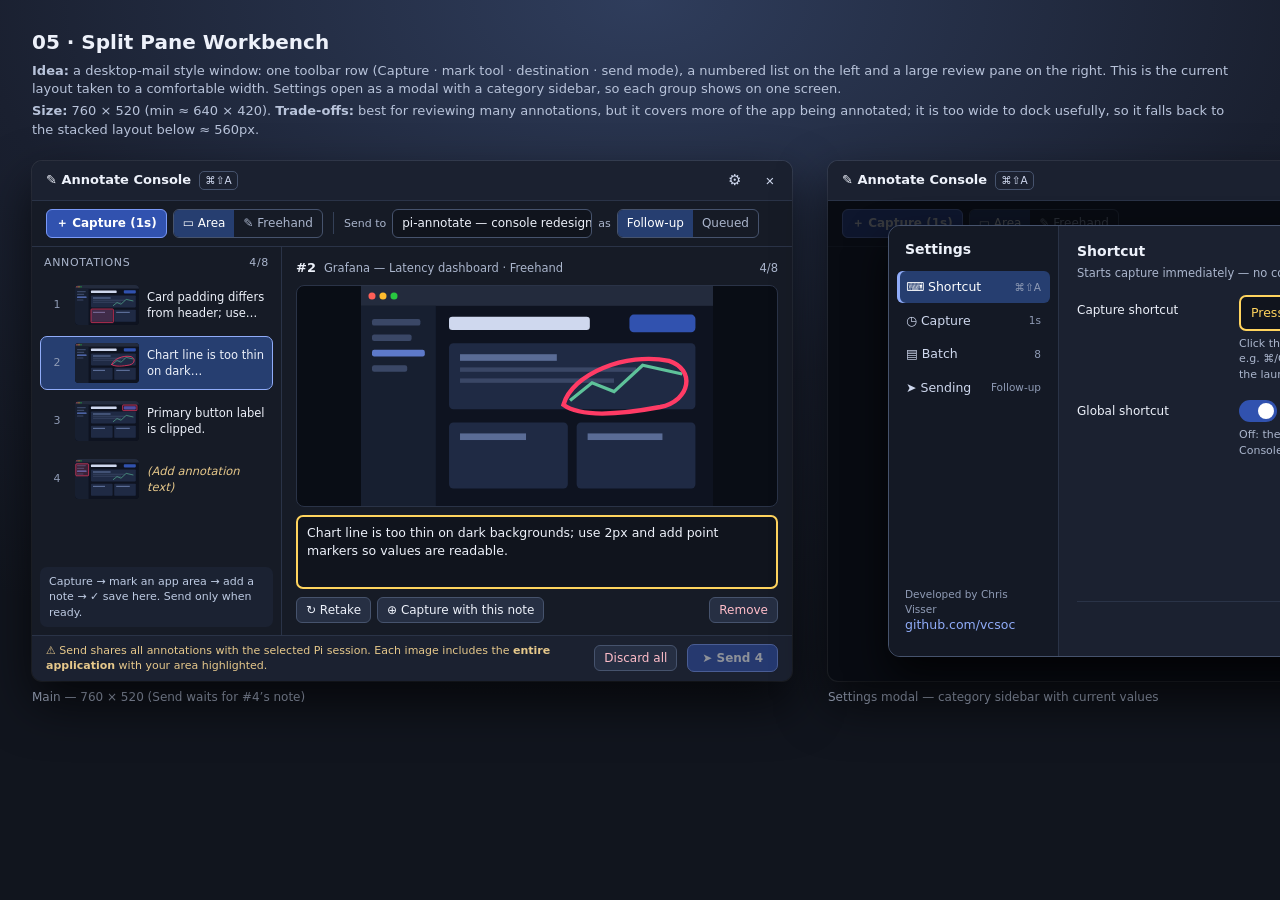
<file: designs/console-concepts/05-split-pane.html>
<!doctype html>
<html lang="en"><head><meta charset="utf-8"><title>05 · Split Pane Workbench — Annotate Console concept</title>
<style>
*{box-sizing:border-box}html,body{margin:0}
body{font:13px/1.4 system-ui,-apple-system,"Segoe UI",sans-serif;color:#edf1fa;background:radial-gradient(1200px 700px at 50% 0%,#2f3d5c 0%,#1a2030 55%,#11151e 100%);min-height:100vh;padding:28px 32px 40px}
.cap{max-width:1300px;margin:0 0 22px}.cap h1{font-size:20px;margin:0 0 6px}.cap p{margin:4px 0;color:#b8c3da}
.stage{display:flex;gap:36px;align-items:flex-start}
figure{margin:0;display:flex;flex-direction:column;gap:8px}figcaption{font-size:12px;color:#aab5cc}
.win{width:760px;height:520px;background:#161b26;border-radius:10px;box-shadow:0 22px 50px #000a,0 0 0 1px #ffffff17;display:flex;flex-direction:column;overflow:hidden;position:relative}
header{height:40px;display:flex;align-items:center;gap:8px;padding:0 8px 0 14px;background:#1b2130;border-bottom:1px solid #2a3347;cursor:grab;flex-shrink:0}
header strong{font-size:13px}.kbd{font-size:10.5px;border:1px solid #46536d;border-radius:5px;padding:1px 5px;color:#cfd8ee}
.sp{flex:1}.ib{background:none;border:0;color:#cfd8ee;font-size:15px;width:28px;height:28px;border-radius:6px}.ib.on{background:#263e70}
.bar{display:flex;align-items:center;gap:6px;padding:8px 14px;border-bottom:1px solid #2a3347;flex-shrink:0}
.btn{background:#262f43;border:1px solid #46536d;color:#edf1fa;border-radius:6px;padding:5px 9px;font:12px system-ui,sans-serif;white-space:nowrap}
.pri{background:#3152af;border-color:#7a99f7;color:#fff;font-weight:600}
.seg{display:flex;border:1px solid #46536d;border-radius:6px;overflow:hidden}.seg span{padding:5px 9px;font-size:12px;color:#aab5cc;white-space:nowrap}.seg span.on{background:#263e70;color:#fff}
.vsep{width:1px;height:22px;background:#344057;margin:0 4px}
.lbl{font-size:11px;color:#aab5cc;white-space:nowrap}
.dd{display:flex;align-items:center;gap:6px;border:1px solid #46536d;border-radius:6px;padding:5px 9px;font-size:12px;background:#10141d;white-space:nowrap;overflow:hidden;text-overflow:ellipsis}
.dd small{color:#8fd19e}
.panes{flex:1;min-height:0;display:grid;grid-template-columns:250px 1fr}
.left{border-right:1px solid #2a3347;display:flex;flex-direction:column;min-height:0}
.lh{display:flex;justify-content:space-between;padding:8px 12px;font-size:11px;color:#aab5cc;text-transform:uppercase;letter-spacing:.06em}
.list{flex:1;overflow:hidden;padding:0 8px;display:flex;flex-direction:column;gap:4px}
.it{display:grid;grid-template-columns:20px 64px 1fr;gap:8px;align-items:center;padding:6px;border-radius:7px;border:1px solid transparent}
.it .n{font-size:11px;color:#8f9bb5;text-align:center}
.it svg{width:64px;height:40px;border-radius:4px;background:#090d15;display:block}
.it p{margin:0;font-size:11.5px;display:-webkit-box;-webkit-line-clamp:2;-webkit-box-orient:vertical;overflow:hidden}
.it.on{background:#263e70;border-color:#90acf9}
.it .miss{color:#e6c88b;font-style:italic}
.notice{margin:8px;padding:7px 9px;font-size:11px;color:#bdcae2;background:#1b2232;border-radius:7px}
.right{display:flex;flex-direction:column;padding:12px 14px;gap:8px;min-height:0}
.rh{display:flex;align-items:center;gap:8px;font-size:12px}.rh b{font-size:13px}.rh span{color:#aab5cc;font-size:11.5px}
.big{flex:1;min-height:0;border-radius:8px;background:#090d15;border:1px solid #2a3347;display:flex;align-items:center;justify-content:center;overflow:hidden}
.big svg{height:100%;width:auto;max-width:100%;display:block}
textarea{width:100%;height:74px;resize:none;background:#10141d;border:2px solid #ffd45e;border-radius:7px;color:#edf1fa;padding:7px 9px;font:12.5px/1.45 system-ui,sans-serif}
.ra{display:flex;gap:6px;align-items:center}.ra .rm{color:#ffbdc9}
.status{display:flex;align-items:center;gap:10px;padding:7px 14px;border-top:1px solid #2a3347;background:#1b2130;font-size:11px;color:#e6c88b;flex-shrink:0}
.snd{background:#3152af;border:1px solid #7a99f7;color:#fff;border-radius:7px;padding:6px 14px;font:600 12px system-ui,sans-serif;white-space:nowrap}
.mk{fill:#ff3b6526;stroke:#ff3b65;stroke-width:1.6}.fh{fill:none;stroke:#ff3b65;stroke-width:2;stroke-linecap:round}
/* settings modal */
.dim{position:absolute;inset:40px 0 0;background:#06080dcc}
.modal{position:absolute;left:60px;right:60px;top:64px;bottom:24px;background:#1b2130;border:1px solid #46536d;border-radius:12px;box-shadow:0 20px 40px #000b;display:grid;grid-template-columns:170px 1fr;overflow:hidden}
.nav{background:#141925;border-right:1px solid #2a3347;padding:14px 8px;display:flex;flex-direction:column;gap:2px}
.nav h3{margin:0 8px 10px;font-size:14px}
.nav a{display:flex;gap:8px;align-items:center;padding:7px 9px;border-radius:6px;font-size:12.5px;color:#cfd8ee;text-decoration:none}.nav a.on{background:#263e70;color:#fff;box-shadow:inset 3px 0 0 #90acf9}
.nav a small{margin-left:auto;color:#8f9bb5;font-size:10.5px}
.nav .cr{margin-top:auto;padding:8px;font-size:10.5px;color:#8f9bb5}.nav .cr a{padding:0;color:#90acf9;display:inline}
.form{display:flex;flex-direction:column;padding:16px 18px;gap:14px}
.form h4{margin:0;font-size:14px}.form .sub{font-size:11.5px;color:#aab5cc;margin:-10px 0 0}
.fr{display:grid;grid-template-columns:150px 1fr;gap:12px;align-items:start}
.fr label{font-size:12px;padding-top:7px}
.help{font-size:11px;color:#aab5cc;margin:5px 0 0}
.rec{border:2px solid #ffd45e;border-radius:7px;padding:7px 10px;font-size:12.5px;background:#10141d;display:flex;justify-content:space-between}.rec em{font-style:normal;color:#ffd45e}
.swr{display:flex;align-items:center;gap:10px;padding-top:4px;font-size:12px}
.tg{width:38px;height:22px;border-radius:11px;background:#3152af;position:relative;flex-shrink:0}.tg::after{content:"";position:absolute;top:3px;left:19px;width:16px;height:16px;border-radius:50%;background:#fff}
.mf{margin-top:auto;display:flex;gap:8px;justify-content:flex-end;padding-top:12px;border-top:1px solid #2a3347}
</style></head><body>
<svg width="0" height="0" style="position:absolute" aria-hidden="true"><defs><symbol id="app" viewBox="0 0 160 100"><rect width="160" height="100" fill="#0e1320"/><rect width="160" height="9" fill="#232b3d"/><circle cx="5" cy="4.5" r="1.6" fill="#ff5f57"/><circle cx="10" cy="4.5" r="1.6" fill="#febc2e"/><circle cx="15" cy="4.5" r="1.6" fill="#28c840"/><rect y="9" width="34" height="91" fill="#171f30"/><rect x="5" y="15" width="22" height="3" rx="1" fill="#3a4766"/><rect x="5" y="22" width="18" height="3" rx="1" fill="#3a4766"/><rect x="5" y="29" width="24" height="3" rx="1" fill="#5d79c9"/><rect x="5" y="36" width="16" height="3" rx="1" fill="#3a4766"/><rect x="40" y="14" width="64" height="6" rx="1.5" fill="#cfd8ee"/><rect x="122" y="13" width="30" height="8" rx="2" fill="#3152af"/><rect x="40" y="26" width="112" height="30" rx="2" fill="#1f2a44"/><rect x="45" y="31" width="44" height="3" fill="#5a6c96"/><rect x="45" y="37" width="80" height="2" fill="#3a4766"/><rect x="45" y="42" width="70" height="2" fill="#3a4766"/><path d="M95 52 L105 44 L115 48 L128 36 L146 40" fill="none" stroke="#5ec29a" stroke-width="1.5"/><rect x="40" y="62" width="54" height="30" rx="2" fill="#1f2a44"/><rect x="98" y="62" width="54" height="30" rx="2" fill="#1f2a44"/><rect x="45" y="67" width="30" height="3" fill="#5a6c96"/><rect x="103" y="67" width="34" height="3" fill="#5a6c96"/></symbol></defs></svg>

<div class="cap"><h1>05 · Split Pane Workbench</h1>
<p><b>Idea:</b> a desktop-mail style window: one toolbar row (Capture · mark tool · destination · send mode), a numbered list on the left and a large review pane on the right. This is the current layout taken to a comfortable width. Settings open as a modal with a category sidebar, so each group shows on one screen.</p>
<p><b>Size:</b> 760 × 520 (min ≈ 640 × 420). <b>Trade-offs:</b> best for reviewing many annotations, but it covers more of the app being annotated; it is too wide to dock usefully, so it falls back to the stacked layout below ≈ 560px.</p></div>

<div class="stage">
<figure><div class="win">
 <header><strong>✎ Annotate Console</strong><span class="kbd">⌘⇧A</span><span class="sp"></span><button class="ib" title="Settings">⚙</button><button class="ib" title="Close">×</button></header>
 <div class="bar">
  <button class="btn pri">＋ Capture (1s)</button>
  <div class="seg" title="Mark tool"><span class="on">▭ Area</span><span>✎ Freehand</span></div>
  <div class="vsep"></div>
  <span class="lbl">Send to</span><span class="dd" style="max-width:200px">pi-annotate — console redesign <small>●</small> ▾</span>
  <span class="lbl">as</span><div class="seg"><span class="on" title="Waits for the current task to finish">Follow-up</span><span title="Queued (steering): read at the next tool boundary">Queued</span></div>
 </div>
 <div class="panes">
  <div class="left">
   <div class="lh"><span>Annotations</span><span>4/8</span></div>
   <div class="list">
    <div class="it"><span class="n">1</span><svg viewBox="0 0 160 100"><use href="#app"/><rect class="mk" x="40" y="60" width="56" height="34" rx="2"/></svg><p>Card padding differs from header; use 16px.</p></div>
    <div class="it on"><span class="n">2</span><svg viewBox="0 0 160 100"><use href="#app"/><path class="fh" d="M92 54 C96 40 120 30 140 34 C152 38 150 52 136 55 C120 58 100 60 92 54Z"/></svg><p>Chart line is too thin on dark backgrounds.</p></div>
    <div class="it"><span class="n">3</span><svg viewBox="0 0 160 100"><use href="#app"/><rect class="mk" x="119" y="10" width="36" height="14" rx="2"/></svg><p>Primary button label is clipped.</p></div>
    <div class="it"><span class="n">4</span><svg viewBox="0 0 160 100"><use href="#app"/><rect class="mk" x="2" y="12" width="32" height="30" rx="2"/></svg><p class="miss">(Add annotation text)</p></div>
   </div>
   <div class="notice">Capture → mark an app area → add a note → ✓ save here. Send only when ready.</div>
  </div>
  <div class="right">
   <div class="rh"><b>#2</b><span>Grafana — Latency dashboard · Freehand</span><span class="sp"></span><span>4/8</span></div>
   <div class="big"><svg viewBox="0 0 160 100"><use href="#app"/><path class="fh" d="M92 54 C96 40 120 30 140 34 C152 38 150 52 136 55 C120 58 100 60 92 54Z"/></svg></div>
   <textarea aria-label="Selected annotation text">Chart line is too thin on dark backgrounds; use 2px and add point markers so values are readable.</textarea>
   <div class="ra"><button class="btn">↻ Retake</button><button class="btn" title="Capture a new annotation using this note">⊕ Capture with this note</button><span class="sp"></span><button class="btn rm">Remove</button></div>
  </div>
 </div>
 <div class="status"><span>⚠ Send shares all annotations with the selected Pi session. Each image includes the <b>entire application</b> with your area highlighted.</span><span class="sp"></span><button class="btn" style="color:#ffbdc9">Discard all</button><button class="snd" disabled style="opacity:.5" title="Add text to #4 first">➤ Send 4</button></div>
</div><figcaption>Main — 760 × 520 (Send waits for #4’s note)</figcaption></figure>

<figure><div class="win">
 <header><strong>✎ Annotate Console</strong><span class="kbd">⌘⇧A</span><span class="sp"></span><button class="ib on">⚙</button><button class="ib">×</button></header>
 <div class="bar"><button class="btn pri">＋ Capture (1s)</button><div class="seg"><span class="on">▭ Area</span><span>✎ Freehand</span></div></div>
 <div class="dim"></div>
 <div class="modal">
  <nav class="nav"><h3>Settings</h3>
   <a class="on" href="#">⌨ Shortcut <small>⌘⇧A</small></a><a href="#">◷ Capture <small>1s</small></a><a href="#">▤ Batch <small>8</small></a><a href="#">➤ Sending <small>Follow-up</small></a>
   <div class="cr">Developed by Chris Visser<br><a href="#">github.com/vcsoc</a></div></nav>
  <div class="form">
   <h4>Shortcut</h4><p class="sub">Starts capture immediately — no countdown.</p>
   <div class="fr"><label>Capture shortcut</label><div><div class="rec"><em>Press the new shortcut…</em><span style="color:#8f9bb5">was ⌘⇧A</span></div><p class="help">Click the field and press the key combination, e.g. ⌘/Ctrl+Shift+A. Backspace clears it to use the launch default.</p></div></div>
   <div class="fr"><label>Global shortcut</label><div><div class="swr"><span class="tg" role="switch" aria-checked="true"></span>Works from any app</div><p class="help">Off: the shortcut only works while the Annotate Console is focused.</p></div></div>
   <div class="mf"><button class="btn">Cancel</button><button class="btn pri">Save settings</button></div>
  </div>
 </div>
</div><figcaption>Settings modal — category sidebar with current values</figcaption></figure>
</div>
</body></html>
</file>
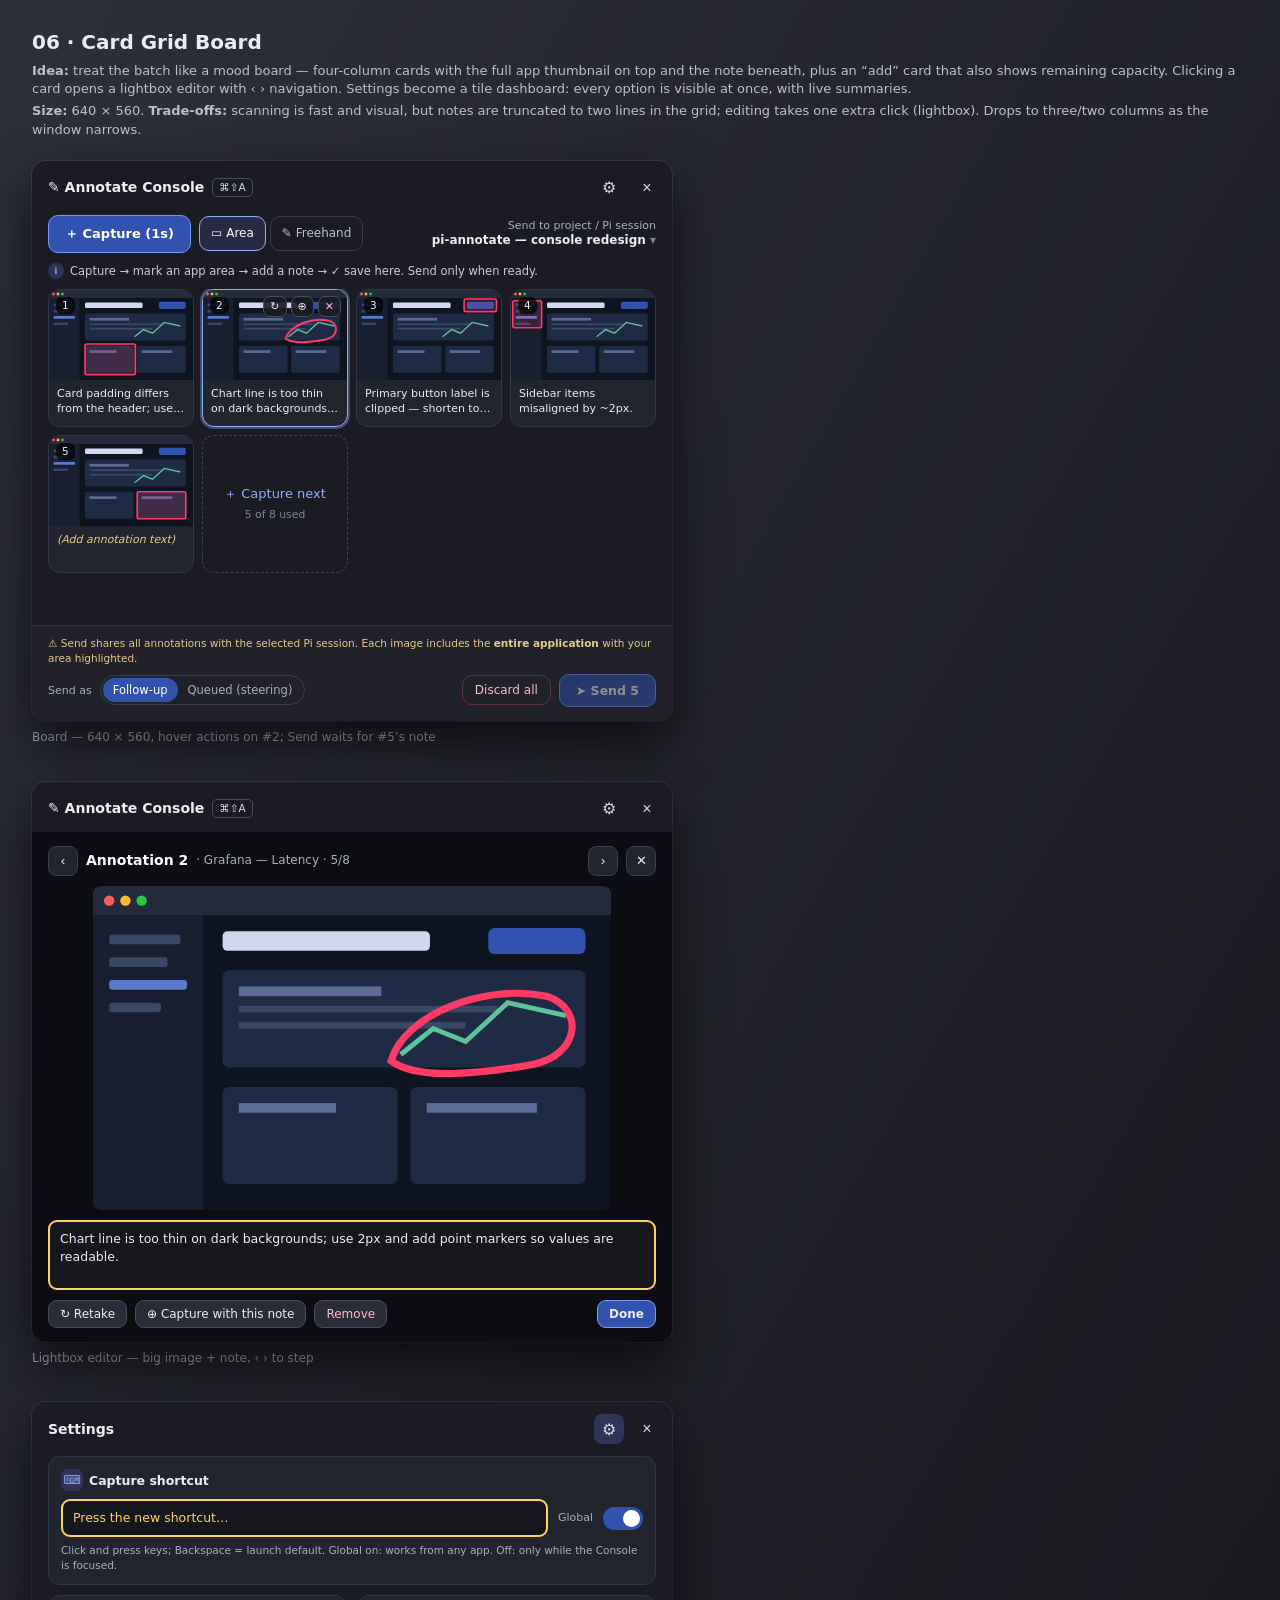
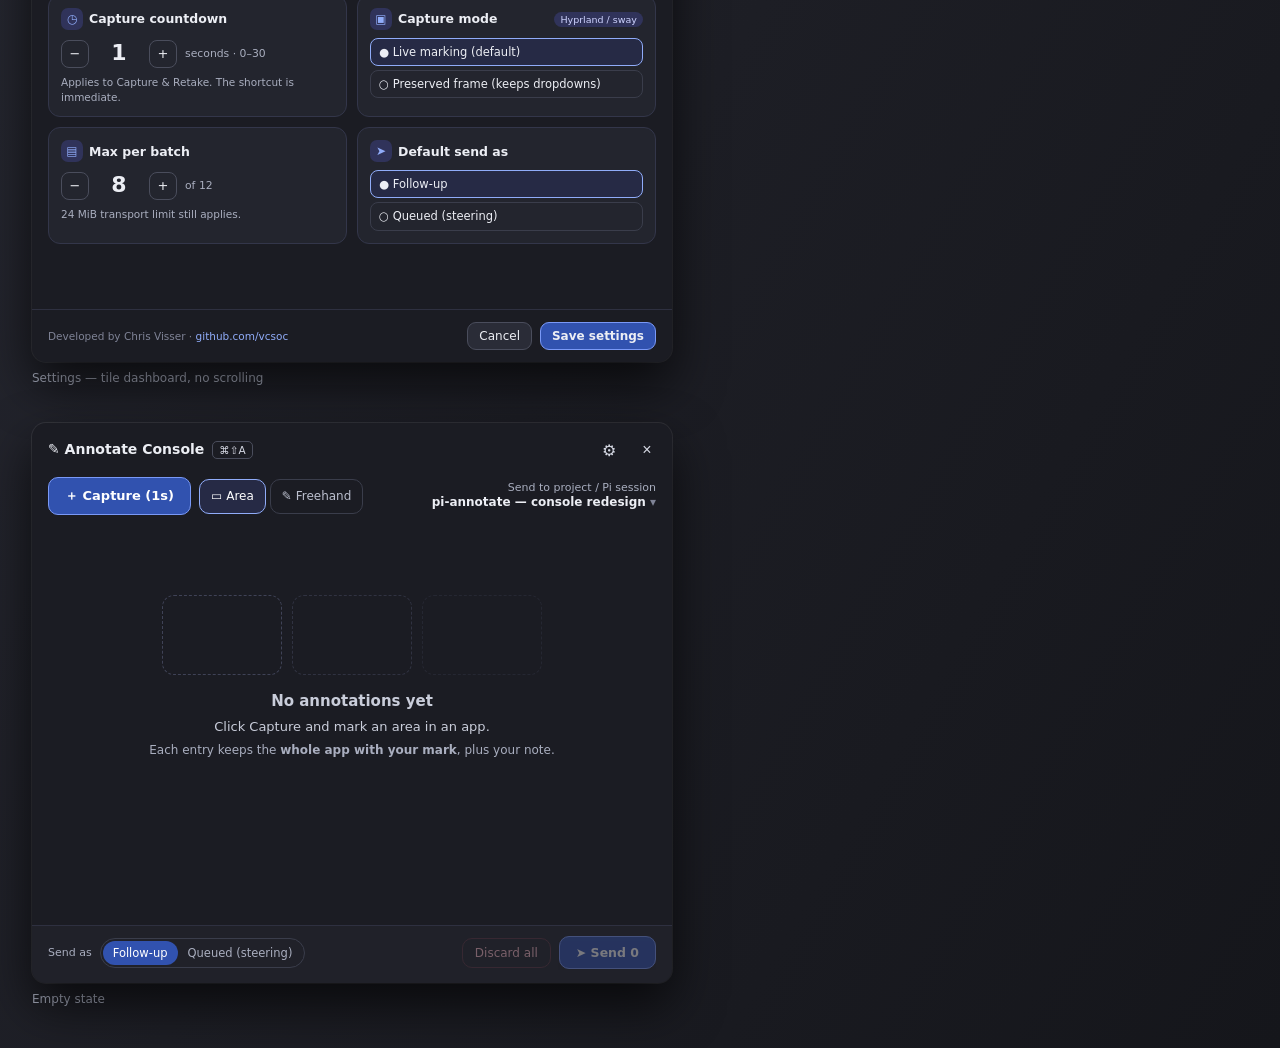
<file: designs/console-concepts/06-card-grid.html>
<!doctype html>
<html lang="en"><head><meta charset="utf-8"><title>06 · Card Grid Board — Annotate Console concept</title>
<style>
*{box-sizing:border-box}html,body{margin:0}
body{font:13px/1.4 system-ui,-apple-system,"Segoe UI",sans-serif;color:#eceef4;background:linear-gradient(120deg,#2d2f3a 0%,#1d1e25 60%,#15161b 100%);min-height:100vh;padding:28px 32px 40px}
.cap{max-width:1300px;margin:0 0 22px}.cap h1{font-size:20px;margin:0 0 6px}.cap p{margin:4px 0;color:#bcc0cf}
.stage{display:flex;gap:36px;align-items:flex-start;flex-wrap:wrap}
figure{margin:0;display:flex;flex-direction:column;gap:8px}figcaption{font-size:12px;color:#a9aebf}
.win{width:640px;height:560px;background:#1b1c23;border-radius:14px;box-shadow:0 22px 50px #000a,0 0 0 1px #ffffff17;display:flex;flex-direction:column;overflow:hidden;position:relative}
header{display:flex;align-items:center;gap:8px;padding:12px 10px 8px 16px;cursor:grab}
header strong{font-size:14px}.kbd{font-size:10.5px;border:1px solid #4a4d5c;border-radius:5px;padding:1px 6px;color:#d7dae5}
.sp{flex:1}.ib{background:none;border:0;color:#d7dae5;font-size:16px;width:30px;height:30px;border-radius:8px}.ib.on{background:#30335a}
.hero{display:flex;gap:8px;align-items:center;padding:4px 16px 10px}
.capb{background:#3152af;border:1px solid #7a99f7;color:#fff;border-radius:10px;padding:9px 16px;font:600 13px system-ui,sans-serif}
.tool{display:flex;gap:4px}.tool span{border:1px solid #3a3d4b;border-radius:10px;padding:8px 11px;font-size:12px;color:#bcc0cf}.tool span.on{border-color:#90acf9;color:#fff;background:#262a45}
.dst{margin-left:auto;text-align:right;font-size:11px;color:#a9aebf;line-height:1.3}.dst b{display:block;color:#eceef4;font-size:12px;font-weight:600}.dst b::after{content:" ▾";color:#7f8396}
.notice{margin:0 16px 10px;font-size:11.5px;color:#c9cdda;display:flex;gap:6px;align-items:center}.notice::before{content:"i";width:16px;height:16px;border-radius:50%;background:#30335a;color:#90acf9;font:700 10px/16px serif;text-align:center;flex-shrink:0}
.grid{flex:1;min-height:0;padding:0 16px;display:grid;grid-template-columns:repeat(4,1fr);grid-auto-rows:min-content;gap:8px;overflow:hidden}
.c{background:#23252e;border:1px solid #33364a;border-radius:12px;overflow:hidden;position:relative}
.c svg{display:block;width:100%;height:auto}
.c .t{padding:6px 8px 8px;font-size:11px;min-height:46px}
.c .t span{display:-webkit-box;-webkit-line-clamp:2;-webkit-box-orient:vertical;overflow:hidden}
.c .no{position:absolute;top:7px;left:7px;background:#000b;font-size:10.5px;border-radius:6px;padding:1px 6px}
.c .ov{position:absolute;top:6px;right:6px;display:flex;gap:4px}.c .ov b{background:#1b1c23e6;border:1px solid #4a4d5c;border-radius:7px;font-size:11px;padding:2px 6px;font-weight:400}.c .ov b.rm{color:#ffbdc9}
.c.on{border-color:#90acf9;box-shadow:0 0 0 2px #90acf955}
.c.add{border:1.5px dashed #3f4256;background:none;display:flex;flex-direction:column;align-items:center;justify-content:center;gap:4px;color:#90acf9;min-height:130px}
.c.add small{color:#7f8396}
.miss{color:#e6c88b;font-style:italic}
.bottom{margin-top:10px;padding:10px 16px 14px;background:#202129;border-top:1px solid #2e3040;display:flex;flex-direction:column;gap:8px}
.br{display:flex;align-items:center;gap:8px}
.chip{display:flex;border:1px solid #3a3d4b;border-radius:99px;padding:2px}.chip span{padding:4px 10px;border-radius:99px;font-size:11.5px;color:#a9aebf}.chip span.on{background:#3152af;color:#fff}
.lbl{font-size:11px;color:#a9aebf}
.snd{background:#3152af;border:1px solid #7a99f7;color:#fff;border-radius:10px;padding:8px 16px;font:600 12.5px system-ui,sans-serif}
.dis{background:none;border:1px solid #5a3440;color:#ffbdc9;border-radius:10px;padding:7px 12px;font:12px system-ui,sans-serif}
.warn{font-size:10.5px;color:#e6c88b}
.mk{fill:#ff3b6526;stroke:#ff3b65;stroke-width:1.8}.fh{fill:none;stroke:#ff3b65;stroke-width:2.2;stroke-linecap:round}
/* lightbox */
.lb{position:absolute;inset:50px 0 0;background:#0b0c10ee;display:flex;flex-direction:column;padding:14px 16px;gap:10px}
.lbh{display:flex;align-items:center;gap:8px;font-size:12px;color:#a9aebf}.lbh b{color:#fff;font-size:14px}
.nav{background:#23252e;border:1px solid #3a3d4b;color:#eceef4;border-radius:8px;width:30px;height:30px}
.lbi{flex:1;min-height:0;display:flex;justify-content:center}.lbi svg{height:100%;width:auto;border-radius:8px}
.lb textarea{width:100%;height:70px;resize:none;background:#16171d;border:2px solid #ffd45e;border-radius:9px;color:#eceef4;padding:8px 10px;font:12.5px/1.45 system-ui,sans-serif}
.btn{background:#2a2c37;border:1px solid #4a4d5c;color:#eceef4;border-radius:9px;padding:6px 11px;font:12px system-ui,sans-serif}.btn.rm{color:#ffbdc9}.pri{background:#3152af;border-color:#7a99f7;font-weight:600}
/* settings tiles */
.tiles{flex:1;padding:4px 16px 0;display:grid;grid-template-columns:1fr 1fr;gap:10px;align-content:start}
.tile{background:#23252e;border:1px solid #33364a;border-radius:12px;padding:12px}
.tile h4{margin:0 0 2px;font-size:12.5px;display:flex;align-items:center;gap:6px}.tile h4 .ic{width:22px;height:22px;border-radius:7px;background:#30335a;display:grid;place-items:center;font-size:12px;color:#90acf9}
.tile p{margin:6px 0 0;font-size:10.5px;color:#a9aebf}
.tile.span{grid-column:span 2}
.kf{display:flex;align-items:center;gap:10px;margin-top:8px}
.rec{flex:1;border:2px solid #ffd45e;border-radius:9px;padding:8px 10px;font-size:12.5px;color:#ffd45e;background:#16171d}
.tg{width:40px;height:23px;border-radius:12px;background:#3152af;position:relative;flex-shrink:0}.tg::after{content:"";position:absolute;top:3px;left:20px;width:17px;height:17px;border-radius:50%;background:#fff}
.big{display:flex;align-items:center;gap:8px;margin-top:8px}.big span{width:28px;height:28px;border-radius:8px;border:1px solid #4a4d5c;display:grid;place-items:center}.big b{font-size:22px;min-width:44px;text-align:center}.big small{color:#a9aebf}
.opt{display:flex;flex-direction:column;gap:4px;margin-top:8px}.opt span{border:1px solid #3a3d4b;border-radius:8px;padding:5px 8px;font-size:11.5px}.opt span.on{border-color:#90acf9;background:#262a45}
.badge{font-size:9.5px;font-weight:400;padding:1px 6px;border-radius:99px;background:#30335a;color:#cfd4ff;margin-left:auto}
.sf{margin-top:auto;display:flex;align-items:center;gap:8px;padding:12px 16px;border-top:1px solid #2e3040}
.cr{font-size:10.5px;color:#7f8396}.cr a{color:#90acf9;text-decoration:none}
</style></head><body>
<svg width="0" height="0" style="position:absolute" aria-hidden="true"><defs><symbol id="app" viewBox="0 0 160 100"><rect width="160" height="100" fill="#0e1320"/><rect width="160" height="9" fill="#232b3d"/><circle cx="5" cy="4.5" r="1.6" fill="#ff5f57"/><circle cx="10" cy="4.5" r="1.6" fill="#febc2e"/><circle cx="15" cy="4.5" r="1.6" fill="#28c840"/><rect y="9" width="34" height="91" fill="#171f30"/><rect x="5" y="15" width="22" height="3" rx="1" fill="#3a4766"/><rect x="5" y="22" width="18" height="3" rx="1" fill="#3a4766"/><rect x="5" y="29" width="24" height="3" rx="1" fill="#5d79c9"/><rect x="5" y="36" width="16" height="3" rx="1" fill="#3a4766"/><rect x="40" y="14" width="64" height="6" rx="1.5" fill="#cfd8ee"/><rect x="122" y="13" width="30" height="8" rx="2" fill="#3152af"/><rect x="40" y="26" width="112" height="30" rx="2" fill="#1f2a44"/><rect x="45" y="31" width="44" height="3" fill="#5a6c96"/><rect x="45" y="37" width="80" height="2" fill="#3a4766"/><rect x="45" y="42" width="70" height="2" fill="#3a4766"/><path d="M95 52 L105 44 L115 48 L128 36 L146 40" fill="none" stroke="#5ec29a" stroke-width="1.5"/><rect x="40" y="62" width="54" height="30" rx="2" fill="#1f2a44"/><rect x="98" y="62" width="54" height="30" rx="2" fill="#1f2a44"/><rect x="45" y="67" width="30" height="3" fill="#5a6c96"/><rect x="103" y="67" width="34" height="3" fill="#5a6c96"/></symbol></defs></svg>

<div class="cap"><h1>06 · Card Grid Board</h1>
<p><b>Idea:</b> treat the batch like a mood board — four-column cards with the full app thumbnail on top and the note beneath, plus an “add” card that also shows remaining capacity. Clicking a card opens a lightbox editor with ‹ › navigation. Settings become a tile dashboard: every option is visible at once, with live summaries.</p>
<p><b>Size:</b> 640 × 560. <b>Trade-offs:</b> scanning is fast and visual, but notes are truncated to two lines in the grid; editing takes one extra click (lightbox). Drops to three/two columns as the window narrows.</p></div>

<div class="stage">
<figure><div class="win">
 <header><strong>✎ Annotate Console</strong><span class="kbd">⌘⇧A</span><span class="sp"></span><button class="ib" title="Settings">⚙</button><button class="ib" title="Close">×</button></header>
 <div class="hero"><button class="capb">＋ Capture (1s)</button><div class="tool"><span class="on">▭ Area</span><span>✎ Freehand</span></div><div class="dst">Send to project / Pi session<b>pi-annotate — console redesign</b></div></div>
 <div class="notice">Capture → mark an app area → add a note → ✓ save here. Send only when ready.</div>
 <div class="grid">
  <div class="c"><svg viewBox="0 0 160 100"><use href="#app"/><rect class="mk" x="40" y="60" width="56" height="34" rx="2"/></svg><span class="no">1</span><div class="t"><span>Card padding differs from the header; use 16px everywhere.</span></div></div>
  <div class="c on"><svg viewBox="0 0 160 100"><use href="#app"/><path class="fh" d="M92 54 C96 40 120 30 140 34 C152 38 150 52 136 55 C120 58 100 60 92 54Z"/></svg><span class="no">2</span><span class="ov"><b title="Retake">↻</b><b title="Capture a new annotation using this note">⊕</b><b class="rm" title="Remove">✕</b></span><div class="t"><span>Chart line is too thin on dark backgrounds; use 2px.</span></div></div>
  <div class="c"><svg viewBox="0 0 160 100"><use href="#app"/><rect class="mk" x="119" y="10" width="36" height="14" rx="2"/></svg><span class="no">3</span><div class="t"><span>Primary button label is clipped — shorten to “Save”.</span></div></div>
  <div class="c"><svg viewBox="0 0 160 100"><use href="#app"/><rect class="mk" x="2" y="12" width="32" height="30" rx="2"/></svg><span class="no">4</span><div class="t"><span>Sidebar items misaligned by ~2px.</span></div></div>
  <div class="c"><svg viewBox="0 0 160 100"><use href="#app"/><rect class="mk" x="98" y="62" width="54" height="30" rx="2"/></svg><span class="no">5</span><div class="t"><span class="miss">(Add annotation text)</span></div></div>
  <div class="c add">＋ Capture next<small>5 of 8 used</small></div>
 </div>
 <div class="bottom">
  <div class="warn">⚠ Send shares all annotations with the selected Pi session. Each image includes the <b>entire application</b> with your area highlighted.</div>
  <div class="br"><span class="lbl">Send as</span><div class="chip"><span class="on">Follow-up</span><span>Queued (steering)</span></div><span class="sp"></span><button class="dis">Discard all</button><button class="snd" style="opacity:.5" title="Add text to #5 before sending">➤ Send 5</button></div>
 </div>
</div><figcaption>Board — 640 × 560, hover actions on #2; Send waits for #5’s note</figcaption></figure>

<figure><div class="win">
 <header><strong>✎ Annotate Console</strong><span class="kbd">⌘⇧A</span><span class="sp"></span><button class="ib">⚙</button><button class="ib">×</button></header>
 <div class="lb">
  <div class="lbh"><button class="nav">‹</button><b>Annotation 2</b><span>· Grafana — Latency · 5/8</span><span class="sp"></span><button class="nav">›</button><button class="nav" title="Back to board">✕</button></div>
  <div class="lbi"><svg viewBox="0 0 160 100"><use href="#app"/><path class="fh" d="M92 54 C96 40 120 30 140 34 C152 38 150 52 136 55 C120 58 100 60 92 54Z"/></svg></div>
  <textarea aria-label="Selected annotation text">Chart line is too thin on dark backgrounds; use 2px and add point markers so values are readable.</textarea>
  <div class="br"><button class="btn">↻ Retake</button><button class="btn">⊕ Capture with this note</button><button class="btn rm">Remove</button><span class="sp"></span><button class="btn pri">Done</button></div>
 </div>
</div><figcaption>Lightbox editor — big image + note, ‹ › to step</figcaption></figure>

<figure><div class="win">
 <header><strong>Settings</strong><span class="sp"></span><button class="ib on" title="Back">⚙</button><button class="ib">×</button></header>
 <div class="tiles">
  <div class="tile span"><h4><span class="ic">⌨</span>Capture shortcut</h4><div class="kf"><div class="rec">Press the new shortcut…</div><span style="font-size:11px;color:#a9aebf">Global</span><span class="tg" role="switch" aria-checked="true" title="Global shortcut"></span></div><p>Click and press keys; Backspace = launch default. Global on: works from any app. Off: only while the Console is focused.</p></div>
  <div class="tile"><h4><span class="ic">◷</span>Capture countdown</h4><div class="big"><span>−</span><b>1</b><span>+</span><small>seconds · 0–30</small></div><p>Applies to Capture & Retake. The shortcut is immediate.</p></div>
  <div class="tile"><h4><span class="ic">▣</span>Capture mode<span class="badge">Hyprland / sway</span></h4><div class="opt"><span class="on">● Live marking (default)</span><span>○ Preserved frame (keeps dropdowns)</span></div></div>
  <div class="tile"><h4><span class="ic">▤</span>Max per batch</h4><div class="big"><span>−</span><b>8</b><span>+</span><small>of 12</small></div><p>24 MiB transport limit still applies.</p></div>
  <div class="tile"><h4><span class="ic">➤</span>Default send as</h4><div class="opt"><span class="on">● Follow-up</span><span>○ Queued (steering)</span></div></div>
 </div>
 <div class="sf"><span class="cr">Developed by Chris Visser · <a href="#">github.com/vcsoc</a></span><span class="sp"></span><button class="btn">Cancel</button><button class="btn pri">Save settings</button></div>
</div><figcaption>Settings — tile dashboard, no scrolling</figcaption></figure>

<figure><div class="win">
 <header><strong>✎ Annotate Console</strong><span class="kbd">⌘⇧A</span><span class="sp"></span><button class="ib">⚙</button><button class="ib">×</button></header>
 <div class="hero"><button class="capb">＋ Capture (1s)</button><div class="tool"><span class="on">▭ Area</span><span>✎ Freehand</span></div><div class="dst">Send to project / Pi session<b>pi-annotate — console redesign</b></div></div>
 <div class="grid" style="grid-template-columns:1fr;place-items:center;text-align:center;color:#c9cdda">
  <div style="padding-top:70px"><div style="display:flex;gap:10px;justify-content:center;margin-bottom:16px"><div class="c add" style="width:120px;min-height:80px"></div><div class="c add" style="width:120px;min-height:80px;opacity:.6"></div><div class="c add" style="width:120px;min-height:80px;opacity:.3"></div></div>
  <strong style="font-size:15px">No annotations yet</strong><p style="margin:6px 0">Click Capture and mark an area in an app.</p><p style="margin:0;font-size:12px;color:#a9aebf">Each entry keeps the <b>whole app with your mark</b>, plus your note.</p></div>
 </div>
 <div class="bottom"><div class="br"><span class="lbl">Send as</span><div class="chip"><span class="on">Follow-up</span><span>Queued (steering)</span></div><span class="sp"></span><button class="dis" style="opacity:.4">Discard all</button><button class="snd" style="opacity:.4">➤ Send 0</button></div></div>
</div><figcaption>Empty state</figcaption></figure>
</div>
</body></html>
</file>
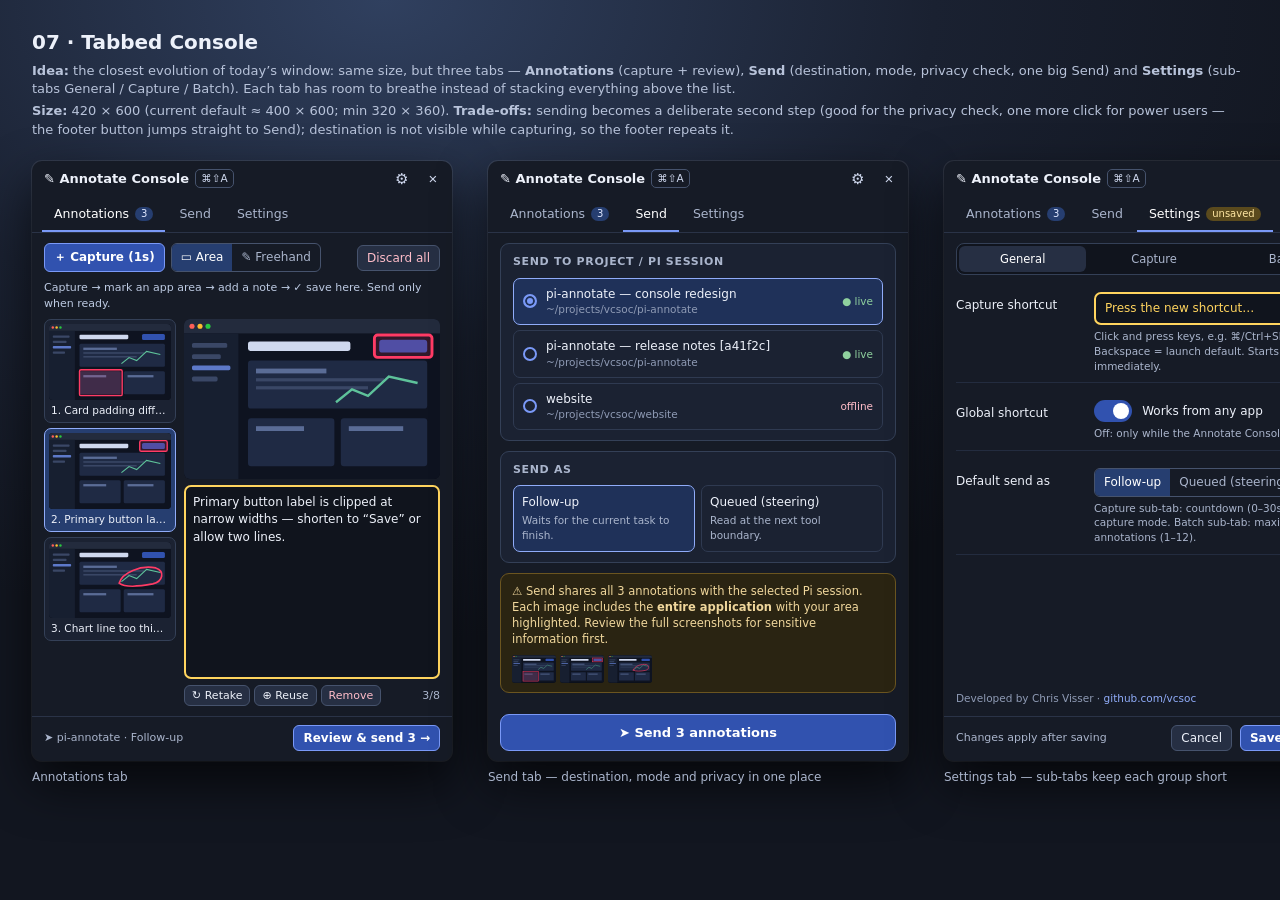
<file: designs/console-concepts/07-tabbed-console.html>
<!doctype html>
<html lang="en"><head><meta charset="utf-8"><title>07 · Tabbed Console — Annotate Console concept</title>
<style>
*{box-sizing:border-box}html,body{margin:0}
body{font:13px/1.4 system-ui,-apple-system,"Segoe UI",sans-serif;color:#edf1fa;background:radial-gradient(1000px 640px at 30% 0%,#30405f 0%,#1a2131 55%,#121620 100%);min-height:100vh;padding:28px 32px 40px}
.cap{max-width:1300px;margin:0 0 22px}.cap h1{font-size:20px;margin:0 0 6px}.cap p{margin:4px 0;color:#b8c3da}
.stage{display:flex;gap:36px;align-items:flex-start}
figure{margin:0;display:flex;flex-direction:column;gap:8px}figcaption{font-size:12px;color:#aab5cc}
.win{width:420px;height:600px;background:#161b26;border-radius:10px;box-shadow:0 22px 50px #000a,0 0 0 1px #ffffff17;display:flex;flex-direction:column;overflow:hidden}
header{height:36px;display:flex;align-items:center;gap:6px;padding:0 6px 0 12px;cursor:grab;flex-shrink:0}
header strong{font-size:13px}.kbd{font-size:10.5px;border:1px solid #46536d;border-radius:5px;padding:1px 5px;color:#cfd8ee}
.sp{flex:1}.ib{background:none;border:0;color:#cfd8ee;font-size:15px;width:26px;height:26px;border-radius:6px}
.tabs{display:flex;padding:0 10px;border-bottom:1px solid #2a3347;gap:2px;flex-shrink:0}
.tabs span{padding:8px 12px;font-size:12.5px;color:#aab5cc;border-bottom:2px solid transparent;display:flex;gap:6px;align-items:center}
.tabs span.on{color:#fff;border-color:#7a99f7}
.tabs i{font-style:normal;font-size:10px;background:#263e70;border-radius:8px;padding:0 6px;color:#dfe7ff}
.tabs .w{background:#5a4a1d;color:#ffe7a3}
.body{flex:1;min-height:0;display:flex;flex-direction:column;padding:10px 12px;gap:8px}
.ctl{display:flex;gap:6px;align-items:center}
.btn{background:#262f43;border:1px solid #46536d;color:#edf1fa;border-radius:6px;padding:5px 9px;font:12px system-ui,sans-serif;white-space:nowrap}
.pri{background:#3152af;border-color:#7a99f7;color:#fff;font-weight:600}
.seg{display:flex;border:1px solid #46536d;border-radius:6px;overflow:hidden}.seg span{padding:5px 9px;font-size:12px;color:#aab5cc}.seg span.on{background:#263e70;color:#fff}
.notice{font-size:11px;color:#bdcae2}
.split{flex:1;min-height:0;display:grid;grid-template-columns:132px 1fr;gap:8px}
.list{display:flex;flex-direction:column;gap:5px;overflow:hidden}
.li{border:1px solid #344057;border-radius:7px;padding:4px;background:#1b2232;position:relative}
.li svg{display:block;width:100%;height:auto;border-radius:4px;background:#090d15}
.li span{display:block;font-size:10.5px;padding:3px 2px 0;white-space:nowrap;overflow:hidden;text-overflow:ellipsis}
.li.on{border-color:#90acf9;background:#263e70}
.det{display:flex;flex-direction:column;gap:6px;min-height:0}
.det svg.b{width:100%;height:auto;border-radius:6px;background:#090d15;display:block}
textarea{flex:1;min-height:0;width:100%;resize:none;background:#10141d;border:2px solid #ffd45e;border-radius:7px;color:#edf1fa;padding:7px;font:12px/1.45 system-ui,sans-serif}
.da{display:flex;gap:4px;align-items:center}.da .btn{font-size:11px;padding:3px 7px}.da .rm{color:#ffbdc9}.da small{margin-left:auto;color:#aab5cc;font-size:11px}
.foot{border-top:1px solid #2a3347;padding:8px 12px 10px;display:flex;align-items:center;gap:8px;flex-shrink:0;font-size:11px;color:#aab5cc}
.mk{fill:#ff3b6526;stroke:#ff3b65;stroke-width:1.8}.fh{fill:none;stroke:#ff3b65;stroke-width:2.2;stroke-linecap:round}
/* send tab */
.sec{border:1px solid #344057;border-radius:9px;padding:10px 12px;background:#1b2232}
.sec h4{margin:0 0 8px;font-size:11px;color:#aab5cc;text-transform:uppercase;letter-spacing:.06em;font-weight:600}
.dest{display:flex;flex-direction:column;gap:5px}
.d{display:flex;gap:9px;align-items:center;padding:7px 9px;border:1px solid #2f3a51;border-radius:7px;font-size:12px}
.d small{display:block;color:#8f9bb5;font-size:10.5px}.d.on{border-color:#90acf9;background:#1f3159}.d .st{margin-left:auto;font-size:10.5px;color:#8fd19e}.d .st.off{color:#ffbdc9}
.rd{width:14px;height:14px;border-radius:50%;border:2px solid #7a99f7;flex-shrink:0}.on .rd{background:#7a99f7;box-shadow:inset 0 0 0 2px #1f3159}
.mode{display:grid;grid-template-columns:1fr 1fr;gap:6px}.mode div{border:1px solid #2f3a51;border-radius:7px;padding:8px;font-size:12px}.mode div.on{border-color:#90acf9;background:#1f3159}.mode small{display:block;color:#aab5cc;font-size:10.5px;margin-top:2px}
.warnbox{border:1px solid #6b5520;background:#2a2412;border-radius:9px;padding:9px 11px;font-size:11.5px;color:#f0d79c}
.sum{display:flex;gap:4px}.sum svg{width:44px;height:28px;border-radius:3px;background:#090d15}
.bigsend{background:#3152af;border:1px solid #7a99f7;color:#fff;border-radius:9px;padding:10px;font:600 13px system-ui,sans-serif;width:100%}
/* settings tab */
.st2{display:flex;gap:4px;padding:2px;background:#10141d;border:1px solid #344057;border-radius:8px}.st2 span{flex:1;text-align:center;font-size:11.5px;padding:5px;border-radius:6px;color:#aab5cc}.st2 span.on{background:#262f43;color:#fff}
.row{display:grid;grid-template-columns:128px 1fr;gap:10px;align-items:start;padding:9px 0;border-bottom:1px solid #232c3f}
.row label{font-size:12px;padding-top:5px}
.help{font-size:10.5px;color:#aab5cc;margin:4px 0 0}
.rec{border:2px solid #ffd45e;border-radius:7px;padding:6px 9px;font-size:12px;color:#ffd45e;background:#10141d}
.tg{width:38px;height:22px;border-radius:11px;background:#3152af;position:relative;display:inline-block;vertical-align:middle}.tg::after{content:"";position:absolute;top:3px;left:19px;width:16px;height:16px;border-radius:50%;background:#fff}
.inp{display:inline-flex;align-items:center;gap:6px;font-size:12px}.inp b{border:1px solid #46536d;border-radius:6px;padding:4px 10px;background:#10141d;font-weight:400;min-width:48px;text-align:center}
.credit{margin-top:auto;font-size:10.5px;color:#8f9bb5}.credit a{color:#90acf9;text-decoration:none}
</style></head><body>
<svg width="0" height="0" style="position:absolute" aria-hidden="true"><defs><symbol id="app" viewBox="0 0 160 100"><rect width="160" height="100" fill="#0e1320"/><rect width="160" height="9" fill="#232b3d"/><circle cx="5" cy="4.5" r="1.6" fill="#ff5f57"/><circle cx="10" cy="4.5" r="1.6" fill="#febc2e"/><circle cx="15" cy="4.5" r="1.6" fill="#28c840"/><rect y="9" width="34" height="91" fill="#171f30"/><rect x="5" y="15" width="22" height="3" rx="1" fill="#3a4766"/><rect x="5" y="22" width="18" height="3" rx="1" fill="#3a4766"/><rect x="5" y="29" width="24" height="3" rx="1" fill="#5d79c9"/><rect x="5" y="36" width="16" height="3" rx="1" fill="#3a4766"/><rect x="40" y="14" width="64" height="6" rx="1.5" fill="#cfd8ee"/><rect x="122" y="13" width="30" height="8" rx="2" fill="#3152af"/><rect x="40" y="26" width="112" height="30" rx="2" fill="#1f2a44"/><rect x="45" y="31" width="44" height="3" fill="#5a6c96"/><rect x="45" y="37" width="80" height="2" fill="#3a4766"/><rect x="45" y="42" width="70" height="2" fill="#3a4766"/><path d="M95 52 L105 44 L115 48 L128 36 L146 40" fill="none" stroke="#5ec29a" stroke-width="1.5"/><rect x="40" y="62" width="54" height="30" rx="2" fill="#1f2a44"/><rect x="98" y="62" width="54" height="30" rx="2" fill="#1f2a44"/><rect x="45" y="67" width="30" height="3" fill="#5a6c96"/><rect x="103" y="67" width="34" height="3" fill="#5a6c96"/></symbol></defs></svg>

<div class="cap"><h1>07 · Tabbed Console</h1>
<p><b>Idea:</b> the closest evolution of today’s window: same size, but three tabs — <b>Annotations</b> (capture + review), <b>Send</b> (destination, mode, privacy check, one big Send) and <b>Settings</b> (sub-tabs General / Capture / Batch). Each tab has room to breathe instead of stacking everything above the list.</p>
<p><b>Size:</b> 420 × 600 (current default ≈ 400 × 600; min 320 × 360). <b>Trade-offs:</b> sending becomes a deliberate second step (good for the privacy check, one more click for power users — the footer button jumps straight to Send); destination is not visible while capturing, so the footer repeats it.</p></div>

<div class="stage">
<figure><div class="win">
 <header><strong>✎ Annotate Console</strong><span class="kbd">⌘⇧A</span><span class="sp"></span><button class="ib" title="Settings">⚙</button><button class="ib" title="Close">×</button></header>
 <div class="tabs"><span class="on">Annotations <i>3</i></span><span>Send</span><span>Settings</span></div>
 <div class="body">
  <div class="ctl"><button class="btn pri">＋ Capture (1s)</button><div class="seg" title="Mark tool"><span class="on">▭ Area</span><span>✎ Freehand</span></div><span class="sp"></span><button class="btn" style="color:#ffbdc9" title="Discard all annotations">Discard all</button></div>
  <div class="notice">Capture → mark an app area → add a note → ✓ save here. Send only when ready.</div>
  <div class="split">
   <div class="list">
    <div class="li"><svg viewBox="0 0 160 100"><use href="#app"/><rect class="mk" x="40" y="60" width="56" height="34" rx="2"/></svg><span>1. Card padding differs…</span></div>
    <div class="li on"><svg viewBox="0 0 160 100"><use href="#app"/><rect class="mk" x="119" y="10" width="36" height="14" rx="2"/></svg><span>2. Primary button label…</span></div>
    <div class="li"><svg viewBox="0 0 160 100"><use href="#app"/><path class="fh" d="M92 54 C96 40 120 30 140 34 C152 38 150 52 136 55 C120 58 100 60 92 54Z"/></svg><span>3. Chart line too thin…</span></div>
   </div>
   <div class="det">
    <svg class="b" viewBox="0 0 160 100"><use href="#app"/><rect class="mk" x="119" y="10" width="36" height="14" rx="2"/></svg>
    <textarea aria-label="Selected annotation text">Primary button label is clipped at narrow widths — shorten to “Save” or allow two lines.</textarea>
    <div class="da"><button class="btn">↻ Retake</button><button class="btn" title="Capture a new annotation using this note">⊕ Reuse</button><button class="btn rm">Remove</button><small>3/8</small></div>
   </div>
  </div>
 </div>
 <div class="foot"><span>➤ pi-annotate · Follow-up</span><span class="sp"></span><button class="btn pri">Review &amp; send 3 →</button></div>
</div><figcaption>Annotations tab</figcaption></figure>

<figure><div class="win">
 <header><strong>✎ Annotate Console</strong><span class="kbd">⌘⇧A</span><span class="sp"></span><button class="ib">⚙</button><button class="ib">×</button></header>
 <div class="tabs"><span>Annotations <i>3</i></span><span class="on">Send</span><span>Settings</span></div>
 <div class="body" style="gap:10px">
  <div class="sec"><h4>Send to project / Pi session</h4><div class="dest">
   <div class="d on"><span class="rd"></span><span>pi-annotate — console redesign<small>~/projects/vcsoc/pi-annotate</small></span><span class="st">● live</span></div>
   <div class="d"><span class="rd"></span><span>pi-annotate — release notes [a41f2c]<small>~/projects/vcsoc/pi-annotate</small></span><span class="st">● live</span></div>
   <div class="d"><span class="rd"></span><span>website<small>~/projects/vcsoc/website</small></span><span class="st off">offline</span></div>
  </div></div>
  <div class="sec"><h4>Send as</h4><div class="mode"><div class="on">Follow-up<small>Waits for the current task to finish.</small></div><div>Queued (steering)<small>Read at the next tool boundary.</small></div></div></div>
  <div class="warnbox">⚠ Send shares all 3 annotations with the selected Pi session. Each image includes the <b>entire application</b> with your area highlighted. Review the full screenshots for sensitive information first.
   <div class="sum" style="margin-top:8px"><svg viewBox="0 0 160 100"><use href="#app"/><rect class="mk" x="40" y="60" width="56" height="34"/></svg><svg viewBox="0 0 160 100"><use href="#app"/><rect class="mk" x="119" y="10" width="36" height="14"/></svg><svg viewBox="0 0 160 100"><use href="#app"/><path class="fh" d="M92 54 C96 40 120 30 140 34 C152 38 150 52 136 55 C120 58 100 60 92 54Z"/></svg></div></div>
  <div class="sp"></div>
  <button class="bigsend">➤ Send 3 annotations</button>
 </div>
</div><figcaption>Send tab — destination, mode and privacy in one place</figcaption></figure>

<figure><div class="win">
 <header><strong>✎ Annotate Console</strong><span class="kbd">⌘⇧A</span><span class="sp"></span><button class="ib" style="background:#263e70">⚙</button><button class="ib">×</button></header>
 <div class="tabs"><span>Annotations <i>3</i></span><span>Send</span><span class="on">Settings <i class="w">unsaved</i></span></div>
 <div class="body">
  <div class="st2"><span class="on">General</span><span>Capture</span><span>Batch</span></div>
  <div class="row"><label>Capture shortcut</label><div><div class="rec">Press the new shortcut…</div><p class="help">Click and press keys, e.g. ⌘/Ctrl+Shift+A. Backspace = launch default. Starts capture immediately.</p></div></div>
  <div class="row"><label>Global shortcut</label><div><span class="tg" role="switch" aria-checked="true"></span> <span style="font-size:12px;margin-left:6px">Works from any app</span><p class="help">Off: only while the Annotate Console is focused.</p></div></div>
  <div class="row"><label>Default send as</label><div><div class="seg" style="display:inline-flex"><span class="on">Follow-up</span><span>Queued (steering)</span></div><p class="help">Capture sub-tab: countdown (0–30s) and capture mode. Batch sub-tab: maximum annotations (1–12).</p></div></div>
  <div class="credit">Developed by Chris Visser · <a href="#">github.com/vcsoc</a></div>
 </div>
 <div class="foot"><span>Changes apply after saving</span><span class="sp"></span><button class="btn">Cancel</button><button class="btn pri">Save settings</button></div>
</div><figcaption>Settings tab — sub-tabs keep each group short</figcaption></figure>
</div>
</body></html>
</file>
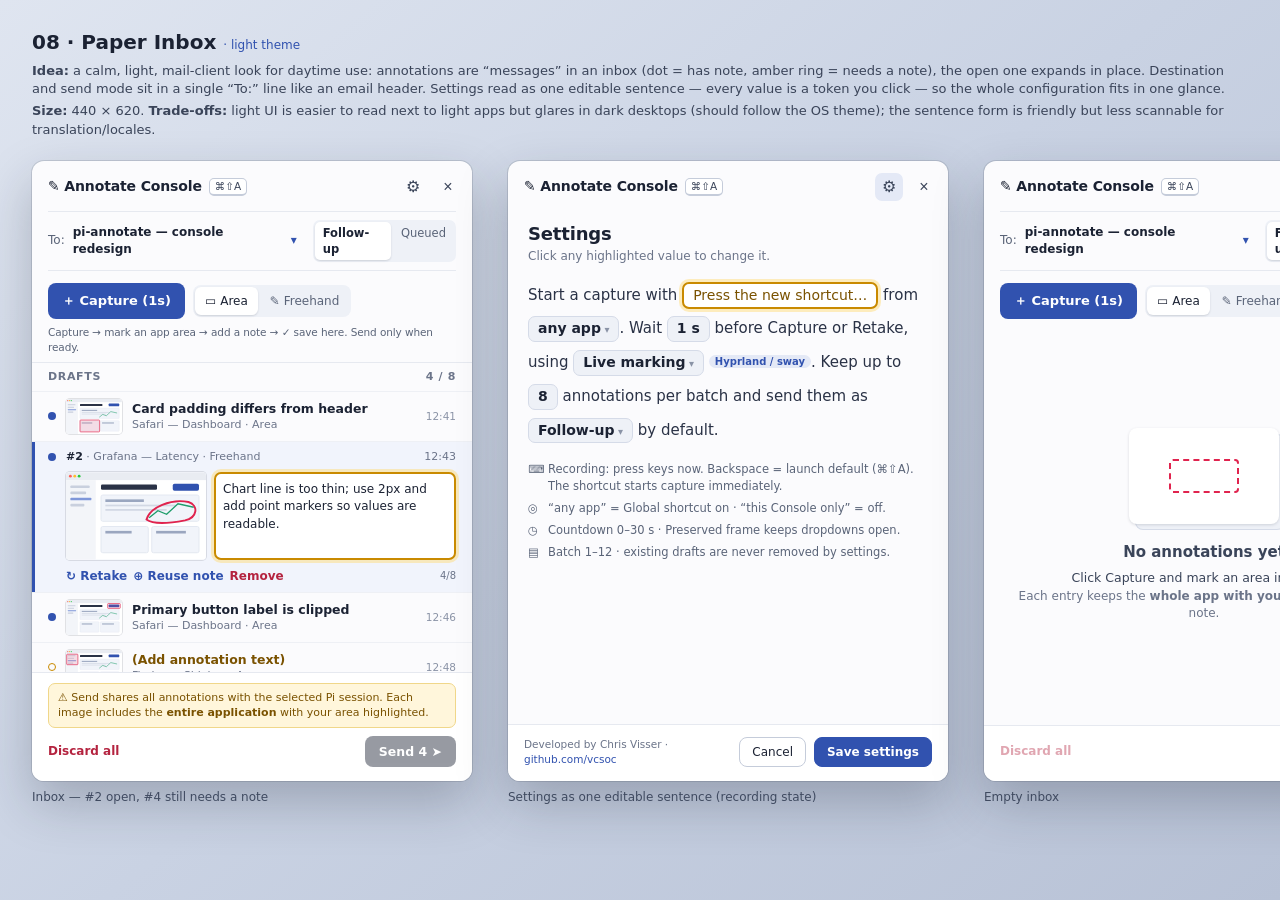
<file: designs/console-concepts/08-paper-inbox-light.html>
<!doctype html>
<html lang="en"><head><meta charset="utf-8"><title>08 · Paper Inbox (light) — Annotate Console concept</title>
<style>
*{box-sizing:border-box}html,body{margin:0}
body{font:13px/1.4 system-ui,-apple-system,"Segoe UI",sans-serif;color:#1b2233;background:linear-gradient(140deg,#dfe5f0 0%,#c9d2e3 50%,#b8c2d6 100%);min-height:100vh;padding:28px 32px 40px}
.cap{max-width:1300px;margin:0 0 22px}.cap h1{font-size:20px;margin:0 0 6px}.cap p{margin:4px 0;color:#3a4459}
.stage{display:flex;gap:36px;align-items:flex-start}
figure{margin:0;display:flex;flex-direction:column;gap:8px}figcaption{font-size:12px;color:#3f4a60}
.win{width:440px;height:620px;background:#fbfbfd;border-radius:12px;box-shadow:0 22px 50px #1b223340,0 0 0 1px #1b223322;display:flex;flex-direction:column;overflow:hidden}
header{display:flex;align-items:center;gap:7px;padding:12px 10px 10px 16px;cursor:grab}
header strong{font-size:14px;letter-spacing:-.01em}.kbd{font-size:10.5px;border:1px solid #c5ccda;border-bottom-width:2px;border-radius:5px;padding:0 5px;color:#3a4459;background:#fff}
.sp{flex:1}.ib{background:none;border:0;color:#3a4459;font-size:16px;width:28px;height:28px;border-radius:7px}.ib.on{background:#e4e9f6}
.to{margin:0 16px;display:flex;align-items:center;gap:8px;padding:8px 0;border-top:1px solid #e6e9f0;border-bottom:1px solid #e6e9f0;font-size:12px;color:#5a6478}
.to b{color:#1b2233;font-weight:600}.to .chg{color:#3152af;font-weight:600}
.as{display:flex;gap:2px;background:#eef1f7;border-radius:7px;padding:2px}.as span{padding:3px 8px;border-radius:5px;font-size:11.5px;color:#5a6478}.as span.on{background:#fff;color:#1b2233;box-shadow:0 1px 2px #1b223326;font-weight:600}
.cta{display:flex;gap:8px;align-items:center;padding:12px 16px 6px}
.capb{background:#3152af;color:#fff;border:0;border-radius:8px;padding:9px 14px;font:600 13px system-ui,sans-serif}
.tool{display:flex;gap:2px;background:#eef1f7;border-radius:8px;padding:2px}.tool span{padding:6px 10px;border-radius:6px;font-size:12px;color:#5a6478}.tool span.on{background:#fff;color:#1b2233;box-shadow:0 1px 2px #1b223326}
.notice{padding:0 16px 8px;font-size:10.5px;letter-spacing:-.01em;color:#5a6478}
.inbox{flex:1;min-height:0;overflow:hidden;border-top:1px solid #e6e9f0}
.ih{display:flex;justify-content:space-between;padding:6px 16px;font-size:11px;color:#6b7489;text-transform:uppercase;letter-spacing:.06em;font-weight:600}
.m{display:grid;grid-template-columns:8px 56px 1fr auto;gap:10px;align-items:center;padding:7px 16px;border-top:1px solid #eef0f5}
.m .u{width:8px;height:8px;border-radius:50%;background:#3152af}
.m .u.no{background:none;border:1.5px solid #c98a00}
.m svg{width:56px;height:35px;border-radius:4px;display:block;box-shadow:0 0 0 1px #1b22331f}
.m .tx b{display:block;font-size:12.5px;font-weight:600;white-space:nowrap;overflow:hidden;text-overflow:ellipsis}
.m .tx span{display:block;font-size:11px;color:#6b7489;white-space:nowrap;overflow:hidden;text-overflow:ellipsis}
.m time{font-size:10.5px;color:#8a93a6}
.m.open{background:#f1f4fc;grid-template-columns:8px 1fr;box-shadow:inset 3px 0 0 #3152af}
.m.open .pane{display:grid;grid-template-columns:140px 1fr;gap:8px}.m.open .pane>div:first-child,.m.open .acts{grid-column:span 2}
.m.open svg{width:140px;height:88px}
.m textarea{width:100%;height:58px;resize:none;border:2px solid #c98a00;box-shadow:0 0 0 3px #ffd45e66;border-radius:7px;padding:7px;font:12px/1.45 system-ui,sans-serif;color:#1b2233;background:#fff}
.acts{display:flex;gap:6px;align-items:center;font-size:12px}.acts a{color:#3152af;font-weight:600;text-decoration:none}.acts a.rm{color:#b4233f}.acts small{margin-left:auto;color:#6b7489}
.foot{padding:10px 16px 14px;border-top:1px solid #e6e9f0;background:#fff;display:flex;flex-direction:column;gap:8px}
.warn{font-size:11px;color:#7a5200;background:#fff6db;border:1px solid #f0d78a;border-radius:7px;padding:6px 9px}
.fr{display:flex;gap:8px;align-items:center}
.link{color:#b4233f;font-size:12px;font-weight:600}
.snd{margin-left:auto;background:#1b2233;color:#fff;border:0;border-radius:8px;padding:8px 14px;font:600 12.5px system-ui,sans-serif}
.mk{fill:#ff3b6522;stroke:#e0234e;stroke-width:1.8}.fh{fill:none;stroke:#e0234e;stroke-width:2.2;stroke-linecap:round}
/* sentence settings */
.sb{flex:1;padding:6px 20px 0;display:flex;flex-direction:column}
.sb h2{font-size:18px;margin:4px 0 2px;letter-spacing:-.01em}.sb .sub{font-size:12px;color:#6b7489;margin:0 0 14px}
.sent{font-size:15px;line-height:2.25;color:#2a3246}
.tok{display:inline-block;line-height:1.4;padding:2px 9px;border-radius:7px;background:#eef1f7;border:1px solid #d5dbe8;font-weight:600;color:#1b2233;font-size:14px}
.tok.rec{background:#fff;border:2px solid #c98a00;box-shadow:0 0 0 3px #ffd45e66;color:#7a5200;font-weight:500}
.tok::after{content:" ▾";font-size:10px;color:#8a93a6}.tok.n::after,.tok.rec::after{content:""}
.notes{margin-top:14px;display:flex;flex-direction:column;gap:6px;font-size:11.5px;color:#5a6478}
.notes div{display:grid;grid-template-columns:16px 1fr;gap:4px}
.badge{font-size:10px;padding:1px 6px;border-radius:99px;background:#e4e9f6;color:#3152af;font-weight:600;vertical-align:2px}
.sf{padding:12px 16px 14px;border-top:1px solid #e6e9f0;display:flex;align-items:center;gap:8px;background:#fff}
.cr{font-size:10.5px;color:#6b7489}.cr a{color:#3152af;text-decoration:none}
.btn{white-space:nowrap;background:#fff;border:1px solid #c5ccda;color:#1b2233;border-radius:8px;padding:7px 12px;font:12px system-ui,sans-serif}.pri{background:#3152af;border-color:#3152af;color:#fff;font-weight:600}
.empty{flex:1;display:flex;flex-direction:column;align-items:center;justify-content:center;text-align:center;padding:30px;color:#3a4459}
.paper{width:150px;height:96px;border-radius:8px;background:#fff;box-shadow:0 1px 3px #1b223326,6px 6px 0 -1px #eef1f7,6px 6px 0 0 #d5dbe8;display:grid;place-items:center;margin-bottom:18px}
.paper i{width:70px;height:34px;border:2px dashed #e0234e;border-radius:4px}
</style></head><body>
<svg width="0" height="0" style="position:absolute" aria-hidden="true"><defs><symbol id="app" viewBox="0 0 160 100"><rect width="160" height="100" fill="#ffffff"/><rect width="160" height="9" fill="#e9ecf2"/><circle cx="5" cy="4.5" r="1.6" fill="#ff5f57"/><circle cx="10" cy="4.5" r="1.6" fill="#febc2e"/><circle cx="15" cy="4.5" r="1.6" fill="#28c840"/><rect y="9" width="34" height="91" fill="#f3f5f9"/><rect x="5" y="15" width="22" height="3" rx="1" fill="#c9d0de"/><rect x="5" y="22" width="18" height="3" rx="1" fill="#c9d0de"/><rect x="5" y="29" width="24" height="3" rx="1" fill="#7f97d9"/><rect x="5" y="36" width="16" height="3" rx="1" fill="#c9d0de"/><rect x="40" y="14" width="64" height="6" rx="1.5" fill="#2a3246"/><rect x="122" y="13" width="30" height="8" rx="2" fill="#3152af"/><rect x="40" y="26" width="112" height="30" rx="2" fill="#f1f4fa" stroke="#e1e6ef"/><rect x="45" y="31" width="44" height="3" fill="#9aa6bf"/><rect x="45" y="37" width="80" height="2" fill="#d2d8e4"/><rect x="45" y="42" width="70" height="2" fill="#d2d8e4"/><path d="M95 52 L105 44 L115 48 L128 36 L146 40" fill="none" stroke="#1f9d6b" stroke-width="1.5"/><rect x="40" y="62" width="54" height="30" rx="2" fill="#f1f4fa" stroke="#e1e6ef"/><rect x="98" y="62" width="54" height="30" rx="2" fill="#f1f4fa" stroke="#e1e6ef"/><rect x="45" y="67" width="30" height="3" fill="#9aa6bf"/><rect x="103" y="67" width="34" height="3" fill="#9aa6bf"/></symbol></defs></svg>

<div class="cap"><h1>08 · Paper Inbox <span style="font-size:12px;font-weight:500;color:#3152af">· light theme</span></h1>
<p><b>Idea:</b> a calm, light, mail-client look for daytime use: annotations are “messages” in an inbox (dot = has note, amber ring = needs a note), the open one expands in place. Destination and send mode sit in a single “To:” line like an email header. Settings read as one editable sentence — every value is a token you click — so the whole configuration fits in one glance.</p>
<p><b>Size:</b> 440 × 620. <b>Trade-offs:</b> light UI is easier to read next to light apps but glares in dark desktops (should follow the OS theme); the sentence form is friendly but less scannable for translation/locales.</p></div>

<div class="stage">
<figure><div class="win">
 <header><strong>✎ Annotate Console</strong><span class="kbd">⌘⇧A</span><span class="sp"></span><button class="ib" title="Settings">⚙</button><button class="ib" title="Close">×</button></header>
 <div class="to"><span>To:</span><b>pi-annotate — console redesign</b><span class="chg">▾</span><span class="sp"></span><div class="as" title="Send as"><span class="on">Follow-up</span><span>Queued</span></div></div>
 <div class="cta"><button class="capb">＋ Capture (1s)</button><div class="tool"><span class="on">▭ Area</span><span>✎ Freehand</span></div></div>
 <div class="notice">Capture → mark an app area → add a note → ✓ save here. Send only when ready.</div>
 <div class="inbox">
  <div class="ih"><span>Drafts</span><span>4 / 8</span></div>
  <div class="m"><span class="u"></span><svg viewBox="0 0 160 100"><use href="#app"/><rect class="mk" x="40" y="60" width="56" height="34" rx="2"/></svg><span class="tx"><b>Card padding differs from header</b><span>Safari — Dashboard · Area</span></span><time>12:41</time></div>
  <div class="m open"><span class="u" style="align-self:start;margin-top:4px"></span><div class="pane"><div style="display:flex;justify-content:space-between;font-size:11px;color:#6b7489"><span><b style="color:#1b2233">#2</b> · Grafana — Latency · Freehand</span><span>12:43</span></div><svg viewBox="0 0 160 100"><use href="#app"/><path class="fh" d="M92 54 C96 40 120 30 140 34 C152 38 150 52 136 55 C120 58 100 60 92 54Z"/></svg>
   <textarea style="height:88px" aria-label="Selected annotation text">Chart line is too thin; use 2px and add point markers so values are readable.</textarea>
   <div class="acts"><a href="#">↻ Retake</a><a href="#" title="Capture a new annotation using this note">⊕ Reuse note</a><a href="#" class="rm">Remove</a><small>4/8</small></div></div></div>
  <div class="m"><span class="u"></span><svg viewBox="0 0 160 100"><use href="#app"/><rect class="mk" x="119" y="10" width="36" height="14" rx="2"/></svg><span class="tx"><b>Primary button label is clipped</b><span>Safari — Dashboard · Area</span></span><time>12:46</time></div>
  <div class="m"><span class="u no" title="Needs a note"></span><svg viewBox="0 0 160 100"><use href="#app"/><rect class="mk" x="2" y="12" width="32" height="30" rx="2"/></svg><span class="tx"><b style="color:#7a5200">(Add annotation text)</b><span>Finder — Sidebar · Area</span></span><time>12:48</time></div>
 </div>
 <div class="foot"><div class="warn">⚠ Send shares all annotations with the selected Pi session. Each image includes the <b>entire application</b> with your area highlighted.</div>
  <div class="fr"><span class="link">Discard all</span><button class="snd" style="opacity:.45" title="Add a note to every draft first">Send 4 ➤</button></div></div>
</div><figcaption>Inbox — #2 open, #4 still needs a note</figcaption></figure>

<figure><div class="win">
 <header><strong>✎ Annotate Console</strong><span class="kbd">⌘⇧A</span><span class="sp"></span><button class="ib on">⚙</button><button class="ib">×</button></header>
 <div class="sb">
  <h2>Settings</h2><p class="sub">Click any highlighted value to change it.</p>
  <div class="sent">Start a capture with <span class="tok rec">Press the new shortcut…</span> from <span class="tok">any app</span>. Wait <span class="tok n">1 s</span> before Capture or Retake, using <span class="tok">Live marking</span> <span class="badge">Hyprland / sway</span>. Keep up to <span class="tok n">8</span> annotations per batch and send them as <span class="tok">Follow-up</span> by default.</div>
  <div class="notes">
   <div><span>⌨</span><span>Recording: press keys now. Backspace = launch default (⌘⇧A). The shortcut starts capture immediately.</span></div>
   <div><span>◎</span><span>“any app” = Global shortcut on · “this Console only” = off.</span></div>
   <div><span>◷</span><span>Countdown 0–30 s · Preserved frame keeps dropdowns open.</span></div>
   <div><span>▤</span><span>Batch 1–12 · existing drafts are never removed by settings.</span></div>
  </div>
 </div>
 <div class="sf"><span class="cr">Developed by Chris Visser · <a href="#">github.com/vcsoc</a></span><span class="sp"></span><button class="btn">Cancel</button><button class="btn pri">Save settings</button></div>
</div><figcaption>Settings as one editable sentence (recording state)</figcaption></figure>

<figure><div class="win">
 <header><strong>✎ Annotate Console</strong><span class="kbd">⌘⇧A</span><span class="sp"></span><button class="ib">⚙</button><button class="ib">×</button></header>
 <div class="to"><span>To:</span><b>pi-annotate — console redesign</b><span class="chg">▾</span><span class="sp"></span><div class="as"><span class="on">Follow-up</span><span>Queued</span></div></div>
 <div class="cta"><button class="capb">＋ Capture (1s)</button><div class="tool"><span class="on">▭ Area</span><span>✎ Freehand</span></div></div>
 <div class="empty"><div class="paper"><i></i></div><strong style="font-size:15px">No annotations yet</strong><p style="margin:6px 0 2px;font-size:12.5px">Click Capture and mark an area in an app.</p><p style="margin:0;font-size:12px;color:#6b7489">Each entry keeps the <b>whole app with your mark</b>, plus your note.</p></div>
 <div class="foot"><div class="fr"><span class="link" style="opacity:.4">Discard all</span><button class="snd" style="opacity:.3">Send 0 ➤</button></div></div>
</div><figcaption>Empty inbox</figcaption></figure>
</div>
</body></html>
</file>
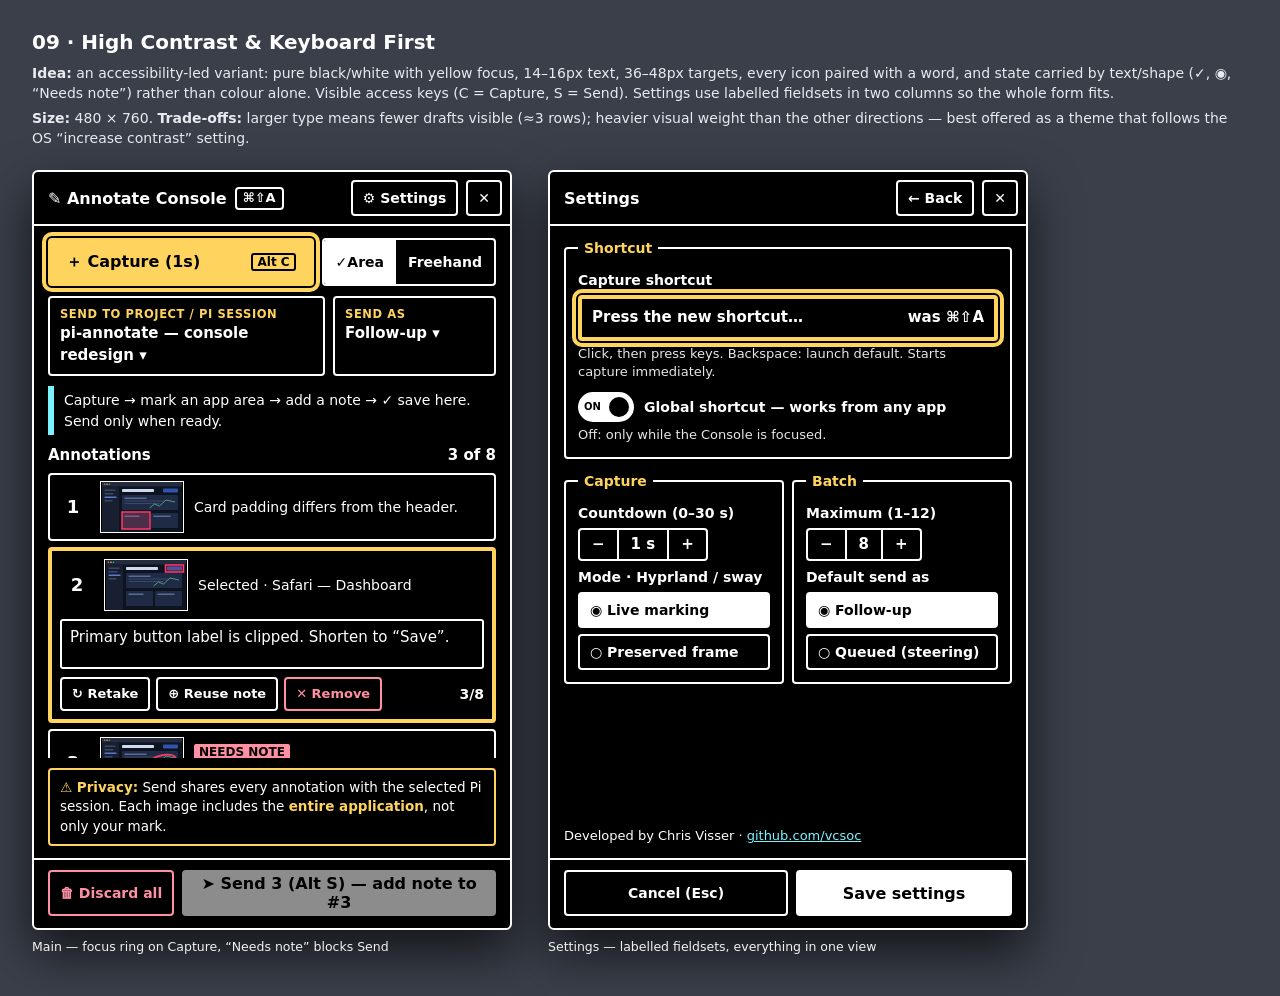
<file: designs/console-concepts/09-high-contrast.html>
<!doctype html>
<html lang="en"><head><meta charset="utf-8"><title>09 · High Contrast — Annotate Console concept</title>
<style>
*{box-sizing:border-box}html,body{margin:0}
body{font:14px/1.45 system-ui,-apple-system,"Segoe UI",sans-serif;color:#fff;background:#3a3f4a;min-height:100vh;padding:28px 32px 40px}
.cap{max-width:1300px;margin:0 0 22px}.cap h1{font-size:20px;margin:0 0 6px}.cap p{margin:4px 0;color:#e8eaf0}
.stage{display:flex;gap:36px;align-items:flex-start}
figure{margin:0;display:flex;flex-direction:column;gap:8px}figcaption{font-size:12.5px;color:#f0f2f6}
.win{width:480px;height:760px;background:#000;border:2px solid #fff;border-radius:6px;box-shadow:0 22px 50px #000a;display:flex;flex-direction:column;overflow:hidden}
header{display:flex;align-items:center;gap:8px;padding:8px 8px 8px 14px;border-bottom:2px solid #fff;cursor:grab}
header strong{font-size:16px}.kbd{font-size:13px;border:2px solid #fff;border-radius:4px;padding:0 6px;font-weight:700}
.sp{flex:1}
.ib{background:#000;border:2px solid #fff;color:#fff;font:700 14px system-ui,sans-serif;height:36px;padding:0 10px;border-radius:4px;display:inline-flex;align-items:center;gap:6px}
.focus{outline:4px solid #ffd45e;outline-offset:2px}
.body{flex:1;min-height:0;padding:12px 14px;display:flex;flex-direction:column;gap:10px}
.r{display:flex;gap:8px;align-items:stretch}
.big{background:#ffd45e;color:#000;border:2px solid #ffd45e;border-radius:4px;font:800 16px system-ui,sans-serif;height:48px;padding:0 16px;flex:1;text-align:left;display:flex;align-items:center;justify-content:space-between}
.big u{font-size:12px;font-weight:600;text-decoration:none;border:2px solid #000;border-radius:3px;padding:0 4px}
.rad{display:flex;border:2px solid #fff;border-radius:4px;overflow:hidden}.rad span{padding:0 12px;display:flex;align-items:center;font-weight:700;font-size:14px}.rad span.on{background:#fff;color:#000}.rad span.on::before{content:"✓ ";}
.fld{border:2px solid #fff;border-radius:4px;padding:8px 10px}
.fld .l{white-space:nowrap;font-size:11.5px;font-weight:700;text-transform:uppercase;letter-spacing:.05em;color:#ffd45e}
.fld .v{font-size:15px;font-weight:600;display:flex;justify-content:space-between}
.two{display:grid;grid-template-columns:1fr 1fr;gap:8px}
.status{border-left:6px solid #7cf2ff;padding:4px 10px;font-size:14px}
.list{display:flex;flex-direction:column;gap:6px;flex:1;min-height:0;overflow:hidden}
.lh{display:flex;justify-content:space-between;font-weight:800;font-size:15px}
.it{display:grid;grid-template-columns:34px 84px 1fr;gap:10px;align-items:center;border:2px solid #fff;border-radius:4px;padding:6px}
.it .n{font:800 18px system-ui,sans-serif;text-align:center}
.it svg{width:84px;height:52px;display:block;border:1px solid #fff}
.it p{margin:0;font-size:14px}
.it.on{border-width:4px;border-color:#ffd45e;padding:4px}
.it .tag{display:inline-block;font-size:12px;font-weight:800;background:#ff8fa3;color:#000;padding:0 5px;border-radius:2px;margin-bottom:2px}
.edit{border:4px solid #ffd45e;border-radius:4px;padding:8px;display:flex;flex-direction:column;gap:8px}
.edit textarea{height:50px;resize:none;background:#000;color:#fff;border:2px solid #fff;border-radius:3px;padding:6px 8px;font:15px/1.4 system-ui,sans-serif}
.ea{display:flex;gap:6px;align-items:center}.ea .ib{height:34px;font-size:13px}.ea .cnt{margin-left:auto;font-weight:800}
.danger{border-color:#ff8fa3!important;color:#ff8fa3!important}
.warn{border:2px solid #ffd45e;border-radius:4px;padding:8px 10px;font-size:13.5px}
.warn b{color:#ffd45e}
.foot{display:flex;gap:8px;padding:10px 14px 12px;border-top:2px solid #fff}
.send{flex:1;background:#fff;color:#000;border:2px solid #fff;border-radius:4px;font:800 16px system-ui,sans-serif;height:46px}
.mk{fill:#ff3b6533;stroke:#ff3b65;stroke-width:3}.fh{fill:none;stroke:#ff3b65;stroke-width:3.5;stroke-linecap:round}
/* settings */
fieldset{border:2px solid #fff;border-radius:4px;margin:0;padding:6px 12px 12px}
legend{font-weight:800;font-size:14px;padding:0 6px;color:#ffd45e}
.lab{font-weight:700;font-size:14px;display:block;margin:6px 0 4px}
.help{font-size:13px;color:#e6e6e6;margin:4px 0 0}
.rec{border:4px solid #ffd45e;border-radius:4px;padding:8px 10px;font-weight:700;font-size:15px;display:flex;justify-content:space-between}
.chk{display:flex;align-items:center;gap:10px;font-weight:700;margin-top:10px}
.sw{width:56px;height:30px;border:2px solid #fff;border-radius:15px;position:relative;background:#fff;flex-shrink:0}.sw::after{content:"ON";position:absolute;left:4px;top:4px;font:800 10px/18px system-ui;color:#000}.sw::before{content:"";position:absolute;right:3px;top:3px;width:20px;height:20px;border-radius:50%;background:#000}
.num{display:flex;align-items:center;gap:0;border:2px solid #fff;border-radius:4px;width:max-content}.num span{padding:4px 12px;font-weight:800;font-size:15px}.num span+span{border-left:2px solid #fff}
.opts{display:flex;flex-direction:column;gap:6px}.opts div{border:2px solid #fff;border-radius:4px;padding:6px 10px;font-weight:600;font-size:14px}.opts div.on{background:#fff;color:#000}.opts div.on::before{content:"◉ "}.opts div:not(.on)::before{content:"○ "}
.credit{font-size:13px}.credit a{color:#7cf2ff;text-decoration:underline}
</style></head><body>
<svg width="0" height="0" style="position:absolute" aria-hidden="true"><defs><symbol id="app" viewBox="0 0 160 100"><rect width="160" height="100" fill="#0e1320"/><rect width="160" height="9" fill="#232b3d"/><circle cx="5" cy="4.5" r="1.6" fill="#ff5f57"/><circle cx="10" cy="4.5" r="1.6" fill="#febc2e"/><circle cx="15" cy="4.5" r="1.6" fill="#28c840"/><rect y="9" width="34" height="91" fill="#171f30"/><rect x="5" y="15" width="22" height="3" rx="1" fill="#3a4766"/><rect x="5" y="22" width="18" height="3" rx="1" fill="#3a4766"/><rect x="5" y="29" width="24" height="3" rx="1" fill="#5d79c9"/><rect x="5" y="36" width="16" height="3" rx="1" fill="#3a4766"/><rect x="40" y="14" width="64" height="6" rx="1.5" fill="#cfd8ee"/><rect x="122" y="13" width="30" height="8" rx="2" fill="#3152af"/><rect x="40" y="26" width="112" height="30" rx="2" fill="#1f2a44"/><rect x="45" y="31" width="44" height="3" fill="#5a6c96"/><rect x="45" y="37" width="80" height="2" fill="#3a4766"/><rect x="45" y="42" width="70" height="2" fill="#3a4766"/><path d="M95 52 L105 44 L115 48 L128 36 L146 40" fill="none" stroke="#5ec29a" stroke-width="1.5"/><rect x="40" y="62" width="54" height="30" rx="2" fill="#1f2a44"/><rect x="98" y="62" width="54" height="30" rx="2" fill="#1f2a44"/><rect x="45" y="67" width="30" height="3" fill="#5a6c96"/><rect x="103" y="67" width="34" height="3" fill="#5a6c96"/></symbol></defs></svg>

<div class="cap"><h1>09 · High Contrast &amp; Keyboard First</h1>
<p><b>Idea:</b> an accessibility-led variant: pure black/white with yellow focus, 14–16px text, 36–48px targets, every icon paired with a word, and state carried by text/shape (✓, ◉, “Needs note”) rather than colour alone. Visible access keys (C = Capture, S = Send). Settings use labelled fieldsets in two columns so the whole form fits.</p>
<p><b>Size:</b> 480 × 760. <b>Trade-offs:</b> larger type means fewer drafts visible (≈3 rows); heavier visual weight than the other directions — best offered as a theme that follows the OS “increase contrast” setting.</p></div>

<div class="stage">
<figure><div class="win">
 <header><strong>✎ Annotate Console</strong><span class="kbd" title="Capture shortcut">⌘⇧A</span><span class="sp"></span><button class="ib">⚙ Settings</button><button class="ib" aria-label="Close">✕</button></header>
 <div class="body">
  <div class="r"><button class="big focus">＋ Capture (1s)<u>Alt C</u></button><div class="rad" role="radiogroup" aria-label="Mark tool"><span class="on">Area</span><span>Freehand</span></div></div>
  <div class="two" style="grid-template-columns:1.7fr 1fr"><div class="fld"><div class="l">Send to project / Pi session</div><div class="v">pi-annotate — console redesign ▾</div></div><div class="fld"><div class="l">Send as</div><div class="v">Follow-up ▾</div></div></div>
  <div class="status" role="status">Capture → mark an app area → add a note → ✓ save here. Send only when ready.</div>
  <div class="list">
   <div class="lh"><span>Annotations</span><span>3 of 8</span></div>
   <div class="it"><span class="n">1</span><svg viewBox="0 0 160 100"><use href="#app"/><rect class="mk" x="40" y="60" width="56" height="34"/></svg><p>Card padding differs from the header.</p></div>
   <div class="edit"><div class="it on" style="border:0;padding:0"><span class="n">2</span><svg viewBox="0 0 160 100"><use href="#app"/><rect class="mk" x="119" y="10" width="36" height="14"/></svg><p>Selected · Safari — Dashboard</p></div>
    <textarea aria-label="Selected annotation text">Primary button label is clipped. Shorten to “Save”.</textarea>
    <div class="ea"><button class="ib">↻ Retake</button><button class="ib" title="Capture a new annotation using this note">⊕ Reuse note</button><button class="ib danger">✕ Remove</button><span class="cnt">3/8</span></div></div>
   <div class="it"><span class="n">3</span><svg viewBox="0 0 160 100"><use href="#app"/><path class="fh" d="M92 54 C96 40 120 30 140 34 C152 38 150 52 136 55 C120 58 100 60 92 54Z"/></svg><p><span class="tag">NEEDS NOTE</span><br>(Add annotation text)</p></div>
  </div>
  <div class="warn"><b>⚠ Privacy:</b> Send shares every annotation with the selected Pi session. Each image includes the <b>entire application</b>, not only your mark.</div>
 </div>
 <div class="foot"><button class="ib danger" style="height:46px">🗑 Discard all</button><button class="send" disabled style="opacity:.55">➤ Send 3 (Alt S) — add note to #3</button></div>
</div><figcaption>Main — focus ring on Capture, “Needs note” blocks Send</figcaption></figure>

<figure><div class="win">
 <header><strong>Settings</strong><span class="sp"></span><button class="ib">← Back</button><button class="ib" aria-label="Close">✕</button></header>
 <div class="body" style="gap:12px">
  <fieldset><legend>Shortcut</legend>
   <span class="lab">Capture shortcut</span><div class="rec focus"><span>Press the new shortcut…</span><span>was ⌘⇧A</span></div>
   <p class="help">Click, then press keys. Backspace: launch default. Starts capture immediately.</p>
   <div class="chk"><span class="sw" role="switch" aria-checked="true"></span><span>Global shortcut — works from any app</span></div>
   <p class="help">Off: only while the Console is focused.</p>
  </fieldset>
  <div class="two">
   <fieldset><legend>Capture</legend><span class="lab">Countdown (0–30 s)</span><div class="num"><span>−</span><span>1 s</span><span>+</span></div>
    <span class="lab">Mode · Hyprland / sway</span><div class="opts"><div class="on">Live marking</div><div>Preserved frame</div></div></fieldset>
   <fieldset><legend>Batch</legend><span class="lab">Maximum (1–12)</span><div class="num"><span>−</span><span>8</span><span>+</span></div>
    <span class="lab">Default send as</span><div class="opts"><div class="on">Follow-up</div><div>Queued (steering)</div></div></fieldset>
  </div>
  <div class="sp"></div>
  <div class="credit">Developed by Chris Visser · <a href="#">github.com/vcsoc</a></div>
 </div>
 <div class="foot"><button class="ib" style="height:46px;flex:1;justify-content:center">Cancel (Esc)</button><button class="send">Save settings</button></div>
</div><figcaption>Settings — labelled fieldsets, everything in one view</figcaption></figure>
</div>
</body></html>
</file>
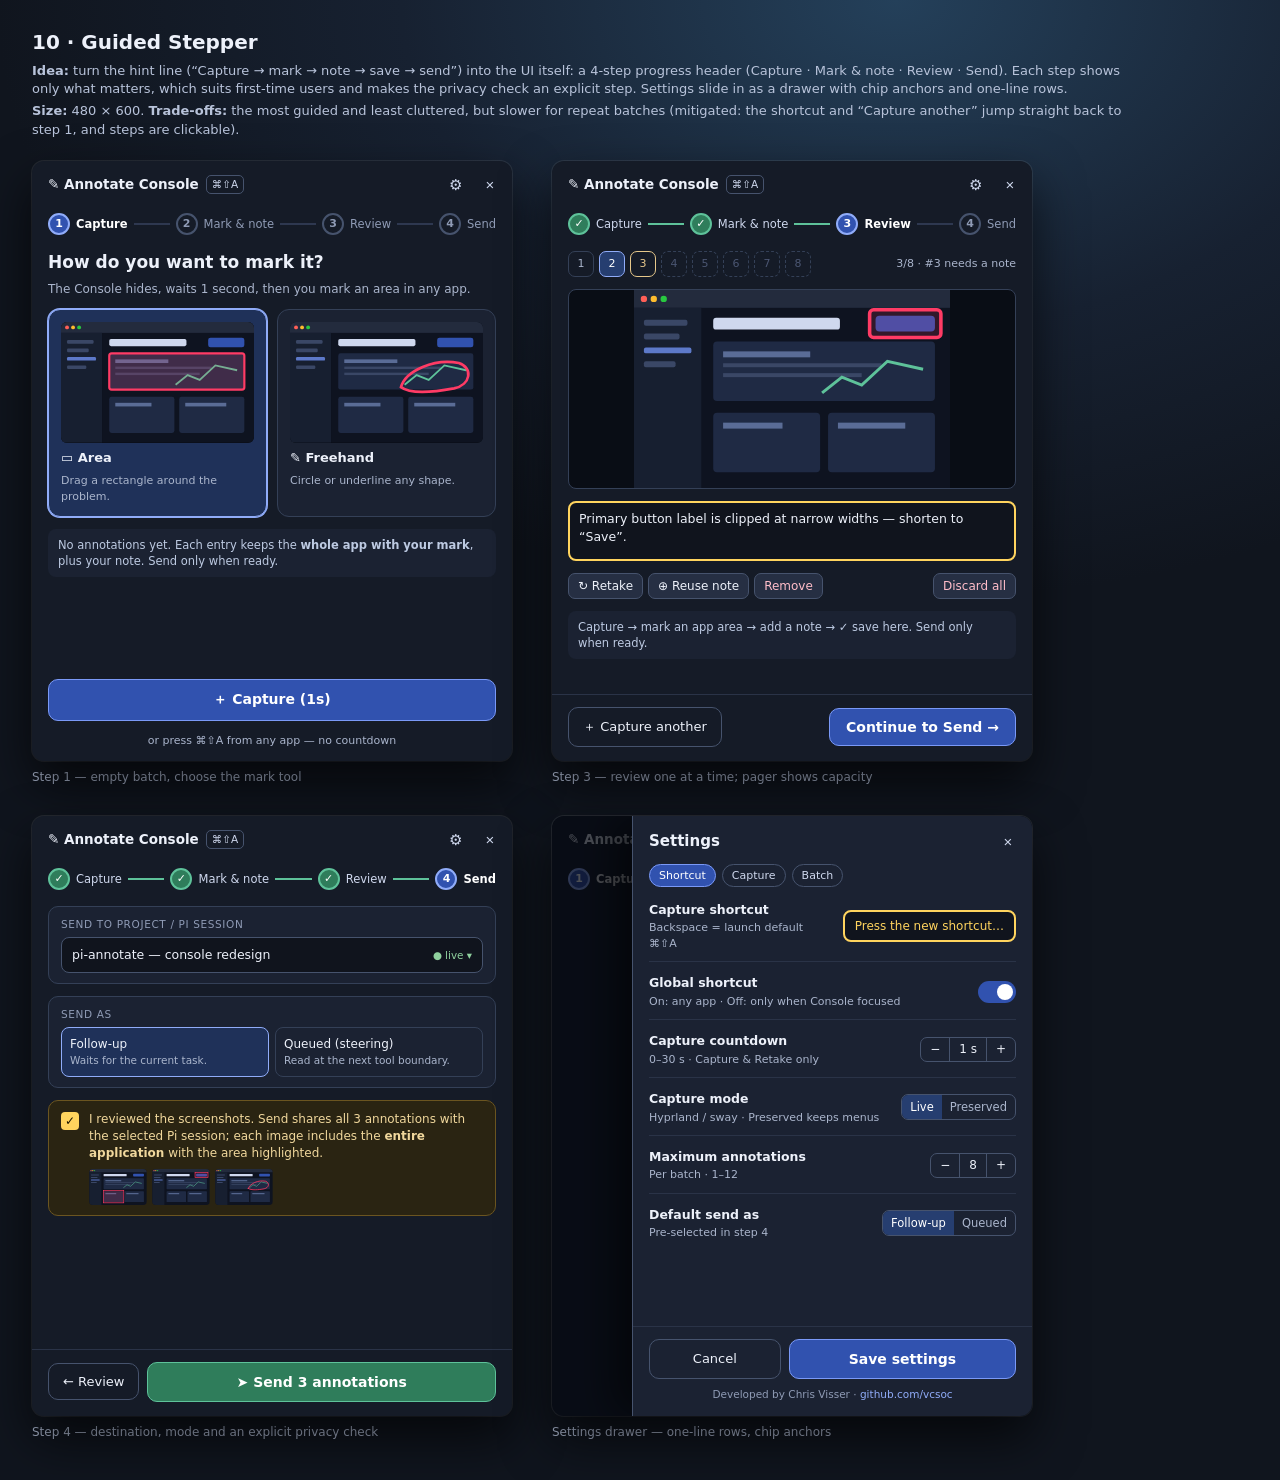
<file: designs/console-concepts/10-guided-stepper.html>
<!doctype html>
<html lang="en"><head><meta charset="utf-8"><title>10 · Guided Stepper — Annotate Console concept</title>
<style>
*{box-sizing:border-box}html,body{margin:0}
body{font:13px/1.4 system-ui,-apple-system,"Segoe UI",sans-serif;color:#edf1fa;background:radial-gradient(900px 600px at 70% 0%,#24405a 0%,#172131 55%,#10151e 100%);min-height:100vh;padding:28px 32px 40px}
.cap{max-width:1100px;margin:0 0 22px}.cap h1{font-size:20px;margin:0 0 6px}.cap p{margin:4px 0;color:#b8c3da}
.stage{display:grid;grid-template-columns:repeat(2,480px);gap:30px 40px}
figure{margin:0;display:flex;flex-direction:column;gap:8px}figcaption{font-size:12px;color:#aab5cc}
.win{width:480px;height:600px;background:#151b27;border-radius:12px;box-shadow:0 22px 50px #000a,0 0 0 1px #ffffff17;display:flex;flex-direction:column;overflow:hidden;position:relative}
header{display:flex;align-items:center;gap:7px;padding:10px 8px 6px 16px;cursor:grab}
header strong{font-size:13.5px}.kbd{font-size:10.5px;border:1px solid #46536d;border-radius:5px;padding:1px 5px;color:#cfd8ee}
.sp{flex:1}.ib{background:none;border:0;color:#cfd8ee;font-size:15px;width:28px;height:28px;border-radius:7px}.ib.on{background:#263e70}
.steps{display:flex;align-items:center;padding:8px 16px 12px;gap:0}
.st{display:flex;align-items:center;gap:6px;font-size:11.5px;color:#8f9bb5;white-space:nowrap}
.st b{width:22px;height:22px;border-radius:50%;display:grid;place-items:center;border:2px solid #46536d;font-size:11px}
.st.done b{background:#2f7d5b;border-color:#5ec29a;color:#fff}.st.done{color:#cfd8ee}
.st.cur b{background:#3152af;border-color:#90acf9;color:#fff}.st.cur{color:#fff;font-weight:600}
.ln{flex:1;height:2px;background:#2e3850;margin:0 6px;min-width:10px}.ln.done{background:#5ec29a}
.body{flex:1;min-height:0;padding:4px 16px 12px;display:flex;flex-direction:column;gap:12px}
h2{margin:0;font-size:17px}.lead{margin:-6px 0 0;color:#aab5cc;font-size:12px}
.choice{display:grid;grid-template-columns:1fr 1fr;gap:10px}
.ch{border:1px solid #344057;border-radius:12px;padding:12px;background:#1b2232;display:flex;flex-direction:column;gap:6px}
.ch.on{border-color:#90acf9;background:#1f3159;box-shadow:0 0 0 1px #90acf9}
.ch svg{width:100%;height:auto;border-radius:6px;background:#090d15}
.ch b{font-size:13px}.ch small{color:#aab5cc;font-size:11px}
.notice{font-size:11.5px;color:#bdcae2;background:#1b2232;border-radius:8px;padding:8px 10px}
.cta{background:#3152af;border:1px solid #7a99f7;color:#fff;border-radius:10px;padding:11px;font:600 14px system-ui,sans-serif;width:100%}
.ghost{background:none;border:1px solid #46536d;color:#edf1fa;border-radius:10px;padding:10px 14px;font:13px system-ui,sans-serif}
.nav{display:flex;gap:8px;padding:12px 16px 14px;border-top:1px solid #2a3347;align-items:center}
.small{font-size:11px;color:#aab5cc}
.mk{fill:#ff3b6526;stroke:#ff3b65;stroke-width:1.8}.fh{fill:none;stroke:#ff3b65;stroke-width:2.2;stroke-linecap:round}
/* review */
.rv{display:grid;grid-template-columns:1fr;gap:8px;flex:1;min-height:0}
.big{border-radius:8px;overflow:hidden;background:#090d15;border:1px solid #344057;height:200px;display:flex;justify-content:center}.big svg{height:100%;width:auto}
textarea{width:100%;height:60px;resize:none;background:#10141d;border:2px solid #ffd45e;border-radius:8px;color:#edf1fa;padding:7px 9px;font:12.5px/1.45 system-ui,sans-serif}
.pager{display:flex;align-items:center;gap:5px}
.pg{width:26px;height:26px;border-radius:7px;border:1px solid #344057;display:grid;place-items:center;font-size:11px;color:#aab5cc}
.pg.on{background:#263e70;border-color:#90acf9;color:#fff}.pg.w{border-color:#e6c88b;color:#e6c88b}.pg.e{border-style:dashed;color:#4b5672}
.ra{display:flex;gap:5px;align-items:center}.btn{background:#262f43;border:1px solid #46536d;color:#edf1fa;border-radius:7px;padding:5px 9px;font:12px system-ui,sans-serif;white-space:nowrap}.rm{color:#ffbdc9}
/* send */
.sec{border:1px solid #344057;border-radius:10px;padding:10px 12px;background:#1b2232}
.sec .l{font-size:10.5px;text-transform:uppercase;letter-spacing:.06em;color:#8f9bb5;margin-bottom:6px}
.sel{display:flex;justify-content:space-between;align-items:center;border:1px solid #46536d;border-radius:8px;padding:8px 10px;background:#10141d;font-size:12.5px}.sel small{color:#8fd19e}
.seg{display:grid;grid-template-columns:1fr 1fr;gap:6px}.seg div{border:1px solid #344057;border-radius:8px;padding:8px;font-size:12px}.seg div.on{border-color:#90acf9;background:#1f3159}.seg small{display:block;color:#aab5cc;font-size:10.5px}
.priv{border:1px solid #6b5520;background:#2a2412;border-radius:10px;padding:10px 12px;font-size:12px;color:#f0d79c;display:flex;gap:10px}
.cb{width:18px;height:18px;border-radius:4px;background:#ffd45e;color:#1a1400;display:grid;place-items:center;font-weight:800;font-size:12px;flex-shrink:0;margin-top:1px}
.strip{display:flex;gap:5px;margin-top:8px}.strip svg{width:58px;height:36px;border-radius:4px}
.send{background:#2f7d5b;border:1px solid #5ec29a;color:#fff;border-radius:10px;padding:11px;font:600 14px system-ui,sans-serif;flex:1}
/* settings drawer */
.scrim{position:absolute;inset:0;background:#05080fb3}
.drawer{position:absolute;top:0;right:0;bottom:0;width:400px;background:#1b2232;border-left:1px solid #46536d;box-shadow:-20px 0 40px #0008;display:flex;flex-direction:column}
.dh{display:flex;align-items:center;padding:12px 10px 8px 16px}.dh b{font-size:15px}
.chips{display:flex;gap:6px;padding:0 16px 10px;flex-wrap:wrap}.chips span{font-size:11px;padding:3px 9px;border-radius:99px;border:1px solid #46536d;color:#cfd8ee}.chips span.on{background:#3152af;border-color:#7a99f7;color:#fff}
.db{flex:1;padding:4px 16px;display:flex;flex-direction:column;gap:12px}
.q{display:grid;grid-template-columns:1fr auto;gap:2px 10px;align-items:center;padding-bottom:10px;border-bottom:1px solid #2a3347}
.q b{font-size:12.5px;font-weight:600}.q p{grid-column:1;margin:0;font-size:11px;color:#aab5cc}
.rec{border:2px solid #ffd45e;border-radius:8px;padding:6px 10px;font-size:12px;color:#ffd45e;background:#10141d;grid-row:span 2}
.tg{width:38px;height:22px;border-radius:11px;background:#3152af;position:relative;grid-row:span 2}.tg::after{content:"";position:absolute;top:3px;left:19px;width:16px;height:16px;border-radius:50%;background:#fff}
.stp{display:flex;border:1px solid #46536d;border-radius:7px;grid-row:span 2}.stp span{padding:3px 9px;font-size:12px}.stp span+span{border-left:1px solid #46536d}
.mini{display:flex;border:1px solid #46536d;border-radius:7px;overflow:hidden;grid-row:span 2}.mini span{padding:4px 8px;font-size:11.5px;color:#aab5cc}.mini span.on{background:#263e70;color:#fff}
.df{padding:12px 16px 14px;border-top:1px solid #2a3347;display:flex;flex-direction:column;gap:8px}
.cr{font-size:10.5px;color:#8f9bb5;text-align:center}.cr a{color:#90acf9;text-decoration:none}
</style></head><body>
<svg width="0" height="0" style="position:absolute" aria-hidden="true"><defs><symbol id="app" viewBox="0 0 160 100"><rect width="160" height="100" fill="#0e1320"/><rect width="160" height="9" fill="#232b3d"/><circle cx="5" cy="4.5" r="1.6" fill="#ff5f57"/><circle cx="10" cy="4.5" r="1.6" fill="#febc2e"/><circle cx="15" cy="4.5" r="1.6" fill="#28c840"/><rect y="9" width="34" height="91" fill="#171f30"/><rect x="5" y="15" width="22" height="3" rx="1" fill="#3a4766"/><rect x="5" y="22" width="18" height="3" rx="1" fill="#3a4766"/><rect x="5" y="29" width="24" height="3" rx="1" fill="#5d79c9"/><rect x="5" y="36" width="16" height="3" rx="1" fill="#3a4766"/><rect x="40" y="14" width="64" height="6" rx="1.5" fill="#cfd8ee"/><rect x="122" y="13" width="30" height="8" rx="2" fill="#3152af"/><rect x="40" y="26" width="112" height="30" rx="2" fill="#1f2a44"/><rect x="45" y="31" width="44" height="3" fill="#5a6c96"/><rect x="45" y="37" width="80" height="2" fill="#3a4766"/><rect x="45" y="42" width="70" height="2" fill="#3a4766"/><path d="M95 52 L105 44 L115 48 L128 36 L146 40" fill="none" stroke="#5ec29a" stroke-width="1.5"/><rect x="40" y="62" width="54" height="30" rx="2" fill="#1f2a44"/><rect x="98" y="62" width="54" height="30" rx="2" fill="#1f2a44"/><rect x="45" y="67" width="30" height="3" fill="#5a6c96"/><rect x="103" y="67" width="34" height="3" fill="#5a6c96"/></symbol></defs></svg>

<div class="cap"><h1>10 · Guided Stepper</h1>
<p><b>Idea:</b> turn the hint line (“Capture → mark → note → save → send”) into the UI itself: a 4-step progress header (Capture · Mark &amp; note · Review · Send). Each step shows only what matters, which suits first-time users and makes the privacy check an explicit step. Settings slide in as a drawer with chip anchors and one-line rows.</p>
<p><b>Size:</b> 480 × 600. <b>Trade-offs:</b> the most guided and least cluttered, but slower for repeat batches (mitigated: the shortcut and “Capture another” jump straight back to step 1, and steps are clickable).</p></div>

<div class="stage">
<figure><div class="win">
 <header><strong>✎ Annotate Console</strong><span class="kbd">⌘⇧A</span><span class="sp"></span><button class="ib">⚙</button><button class="ib">×</button></header>
 <div class="steps"><span class="st cur"><b>1</b>Capture</span><span class="ln"></span><span class="st"><b>2</b>Mark &amp; note</span><span class="ln"></span><span class="st"><b>3</b>Review</span><span class="ln"></span><span class="st"><b>4</b>Send</span></div>
 <div class="body">
  <h2>How do you want to mark it?</h2><p class="lead">The Console hides, waits 1 second, then you mark an area in any app.</p>
  <div class="choice">
   <div class="ch on"><svg viewBox="0 0 160 100"><use href="#app"/><rect class="mk" x="40" y="26" width="112" height="30" rx="2"/></svg><b>▭ Area</b><small>Drag a rectangle around the problem.</small></div>
   <div class="ch"><svg viewBox="0 0 160 100"><use href="#app"/><path class="fh" d="M92 54 C96 40 120 30 140 34 C152 38 150 52 136 55 C120 58 100 60 92 54Z"/></svg><b>✎ Freehand</b><small>Circle or underline any shape.</small></div>
  </div>
  <div class="notice">No annotations yet. Each entry keeps the <b>whole app with your mark</b>, plus your note. Send only when ready.</div>
  <div class="sp"></div>
  <button class="cta">＋ Capture (1s)</button>
  <div class="small" style="text-align:center">or press ⌘⇧A from any app — no countdown</div>
 </div>
</div><figcaption>Step 1 — empty batch, choose the mark tool</figcaption></figure>

<figure><div class="win">
 <header><strong>✎ Annotate Console</strong><span class="kbd">⌘⇧A</span><span class="sp"></span><button class="ib">⚙</button><button class="ib">×</button></header>
 <div class="steps"><span class="st done"><b>✓</b>Capture</span><span class="ln done"></span><span class="st done"><b>✓</b>Mark &amp; note</span><span class="ln done"></span><span class="st cur"><b>3</b>Review</span><span class="ln"></span><span class="st"><b>4</b>Send</span></div>
 <div class="body">
  <div class="pager"><span class="pg">1</span><span class="pg on">2</span><span class="pg w" title="Needs a note">3</span><span class="pg e">4</span><span class="pg e">5</span><span class="pg e">6</span><span class="pg e">7</span><span class="pg e">8</span><span class="sp"></span><span class="small">3/8 · #3 needs a note</span></div>
  <div class="big"><svg viewBox="0 0 160 100"><use href="#app"/><rect class="mk" x="119" y="10" width="36" height="14" rx="2"/></svg></div>
  <textarea aria-label="Selected annotation text">Primary button label is clipped at narrow widths — shorten to “Save”.</textarea>
  <div class="ra"><button class="btn">↻ Retake</button><button class="btn" title="Capture a new annotation using this note">⊕ Reuse note</button><button class="btn rm">Remove</button><span class="sp"></span><button class="btn rm" title="Discard all annotations">Discard all</button></div>
  <div class="notice">Capture → mark an app area → add a note → ✓ save here. Send only when ready.</div>
 </div>
 <div class="nav"><button class="ghost">＋ Capture another</button><span class="sp"></span><button class="cta" style="width:auto;padding:10px 16px">Continue to Send →</button></div>
</div><figcaption>Step 3 — review one at a time; pager shows capacity</figcaption></figure>

<figure><div class="win">
 <header><strong>✎ Annotate Console</strong><span class="kbd">⌘⇧A</span><span class="sp"></span><button class="ib">⚙</button><button class="ib">×</button></header>
 <div class="steps"><span class="st done"><b>✓</b>Capture</span><span class="ln done"></span><span class="st done"><b>✓</b>Mark &amp; note</span><span class="ln done"></span><span class="st done"><b>✓</b>Review</span><span class="ln done"></span><span class="st cur"><b>4</b>Send</span></div>
 <div class="body">
  <div class="sec"><div class="l">Send to project / Pi session</div><div class="sel"><span>pi-annotate — console redesign</span><small>● live ▾</small></div></div>
  <div class="sec"><div class="l">Send as</div><div class="seg"><div class="on">Follow-up<small>Waits for the current task.</small></div><div>Queued (steering)<small>Read at the next tool boundary.</small></div></div></div>
  <div class="priv"><span class="cb">✓</span><div>I reviewed the screenshots. Send shares all 3 annotations with the selected Pi session; each image includes the <b>entire application</b> with the area highlighted.
   <div class="strip"><svg viewBox="0 0 160 100"><use href="#app"/><rect class="mk" x="40" y="60" width="56" height="34"/></svg><svg viewBox="0 0 160 100"><use href="#app"/><rect class="mk" x="119" y="10" width="36" height="14"/></svg><svg viewBox="0 0 160 100"><use href="#app"/><path class="fh" d="M92 54 C96 40 120 30 140 34 C152 38 150 52 136 55 C120 58 100 60 92 54Z"/></svg></div></div></div>
 </div>
 <div class="nav"><button class="ghost">← Review</button><button class="send">➤ Send 3 annotations</button></div>
</div><figcaption>Step 4 — destination, mode and an explicit privacy check</figcaption></figure>

<figure><div class="win">
 <header><strong>✎ Annotate Console</strong><span class="kbd">⌘⇧A</span><span class="sp"></span><button class="ib on">⚙</button><button class="ib">×</button></header>
 <div class="steps"><span class="st cur"><b>1</b>Capture</span><span class="ln"></span><span class="st"><b>2</b>Mark</span><span class="ln"></span><span class="st"><b>3</b>Review</span><span class="ln"></span><span class="st"><b>4</b>Send</span></div>
 <div class="scrim"></div>
 <div class="drawer">
  <div class="dh"><b>Settings</b><span class="sp"></span><button class="ib">×</button></div>
  <div class="chips"><span class="on">Shortcut</span><span>Capture</span><span>Batch</span></div>
  <div class="db">
   <div class="q"><b>Capture shortcut</b><span class="rec">Press the new shortcut…</span><p>Backspace = launch default ⌘⇧A</p></div>
   <div class="q"><b>Global shortcut</b><span class="tg" role="switch" aria-checked="true"></span><p>On: any app · Off: only when Console focused</p></div>
   <div class="q"><b>Capture countdown</b><span class="stp"><span>−</span><span>1 s</span><span>+</span></span><p>0–30 s · Capture &amp; Retake only</p></div>
   <div class="q"><b>Capture mode</b><span class="mini"><span class="on">Live</span><span>Preserved</span></span><p>Hyprland / sway · Preserved keeps menus</p></div>
   <div class="q"><b>Maximum annotations</b><span class="stp"><span>−</span><span>8</span><span>+</span></span><p>Per batch · 1–12</p></div>
   <div class="q" style="border:0"><b>Default send as</b><span class="mini"><span class="on">Follow-up</span><span>Queued</span></span><p>Pre-selected in step 4</p></div>
  </div>
  <div class="df"><div style="display:flex;gap:8px"><button class="ghost" style="flex:1">Cancel</button><button class="cta" style="flex:2">Save settings</button></div><div class="cr">Developed by Chris Visser · <a href="#">github.com/vcsoc</a></div></div>
 </div>
</div><figcaption>Settings drawer — one-line rows, chip anchors</figcaption></figure>
</div>
</body></html>
</file>
